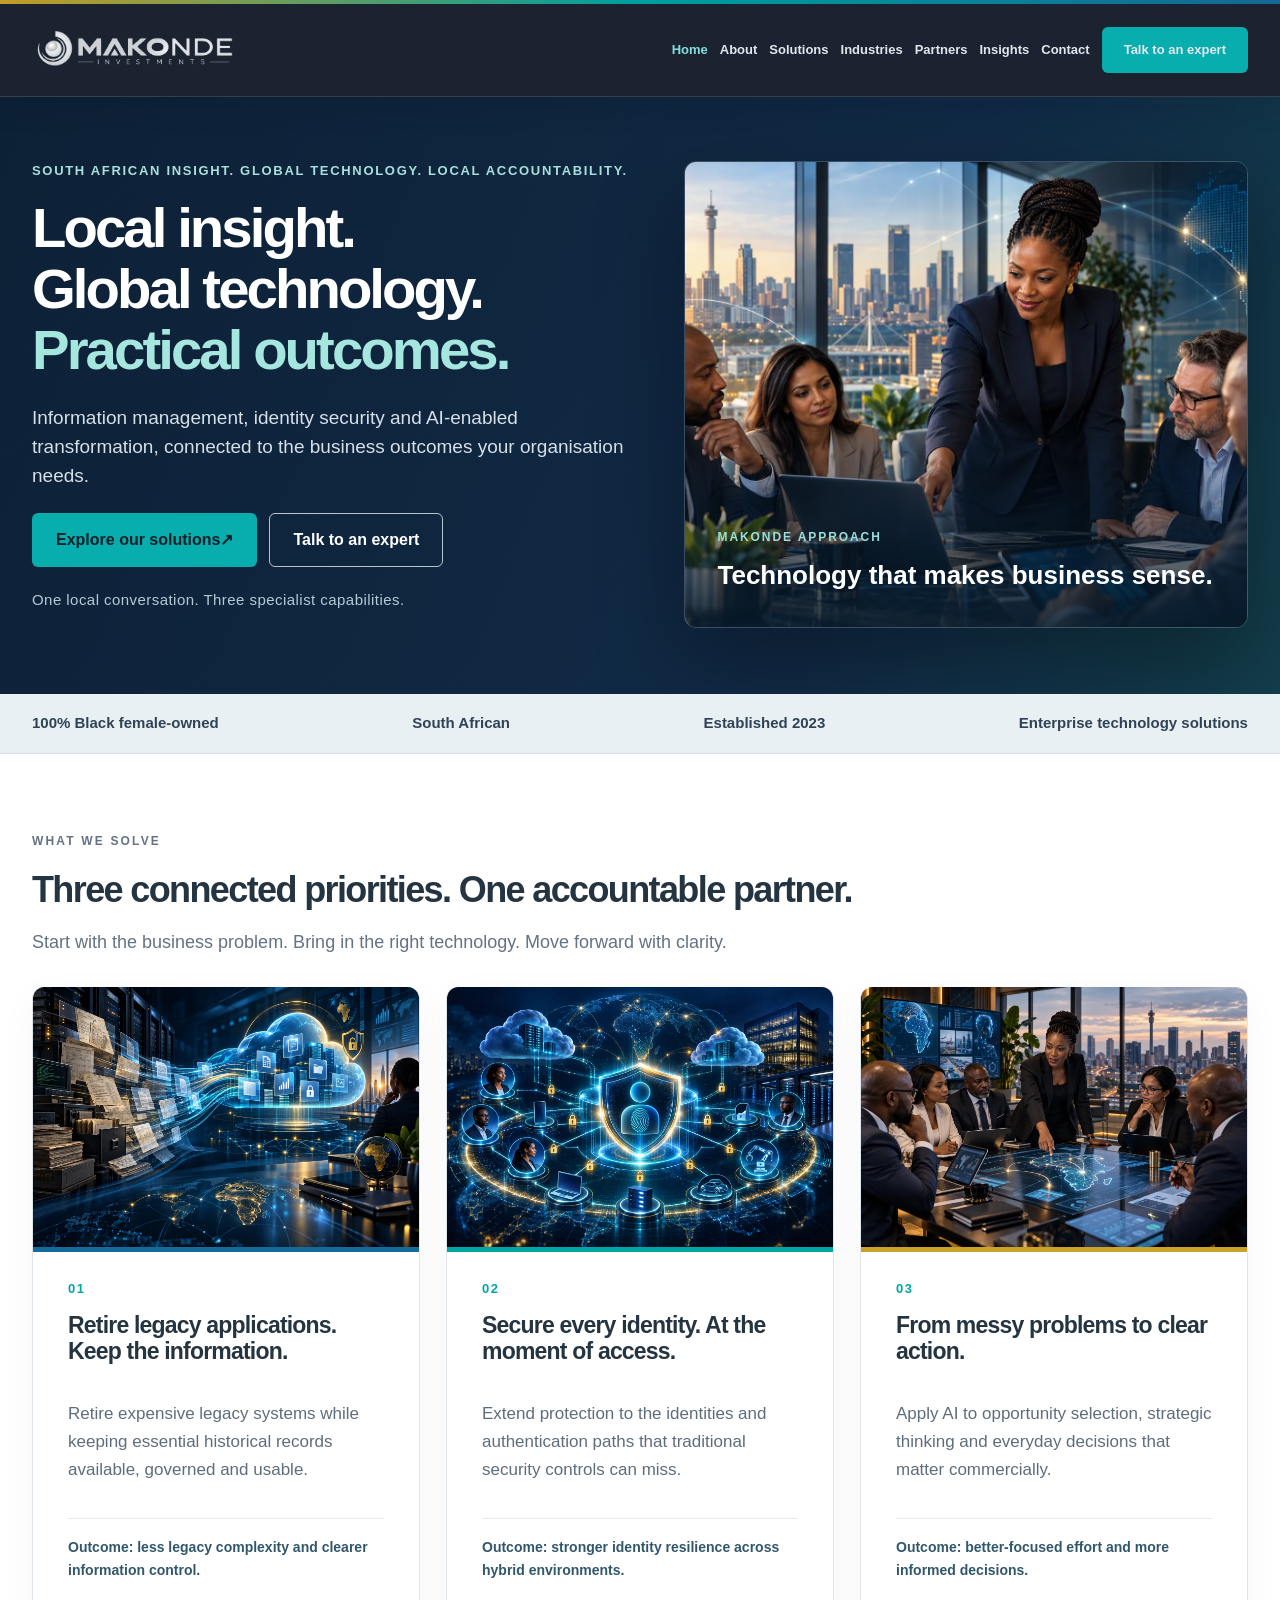
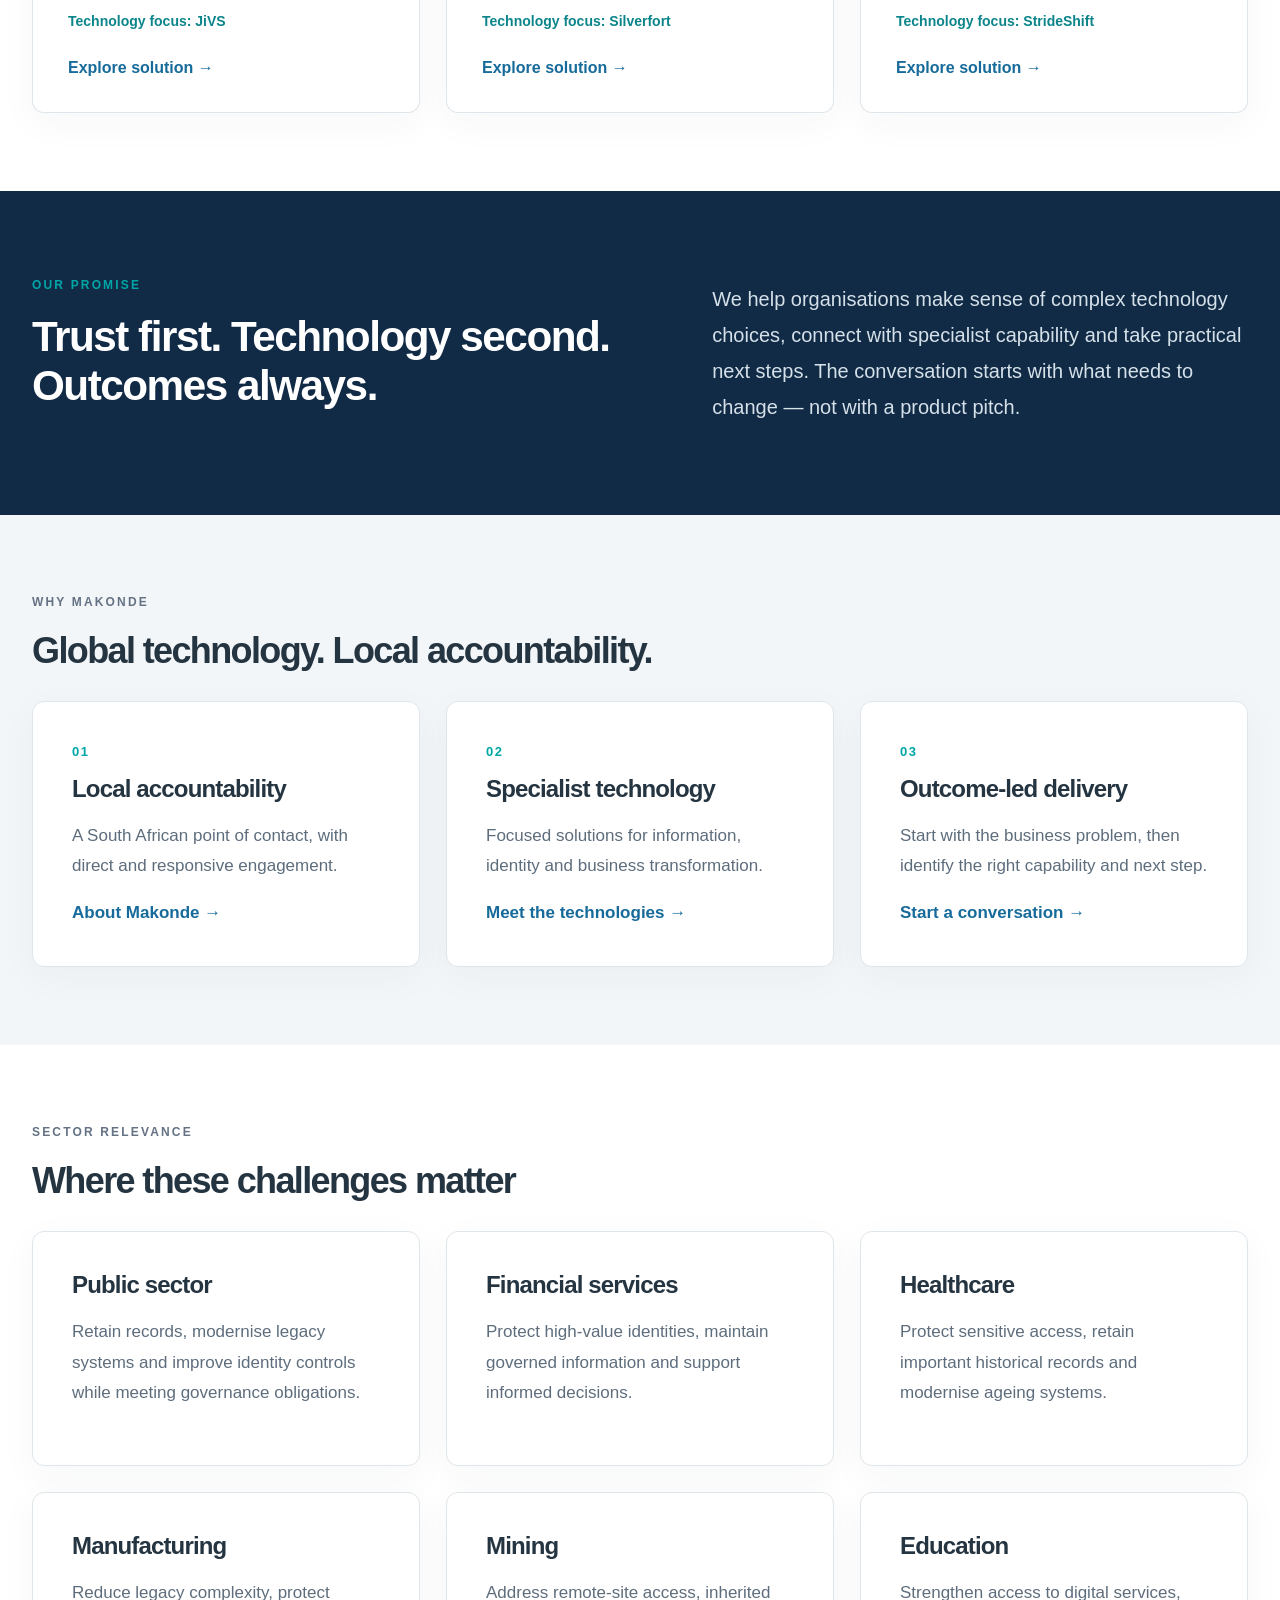
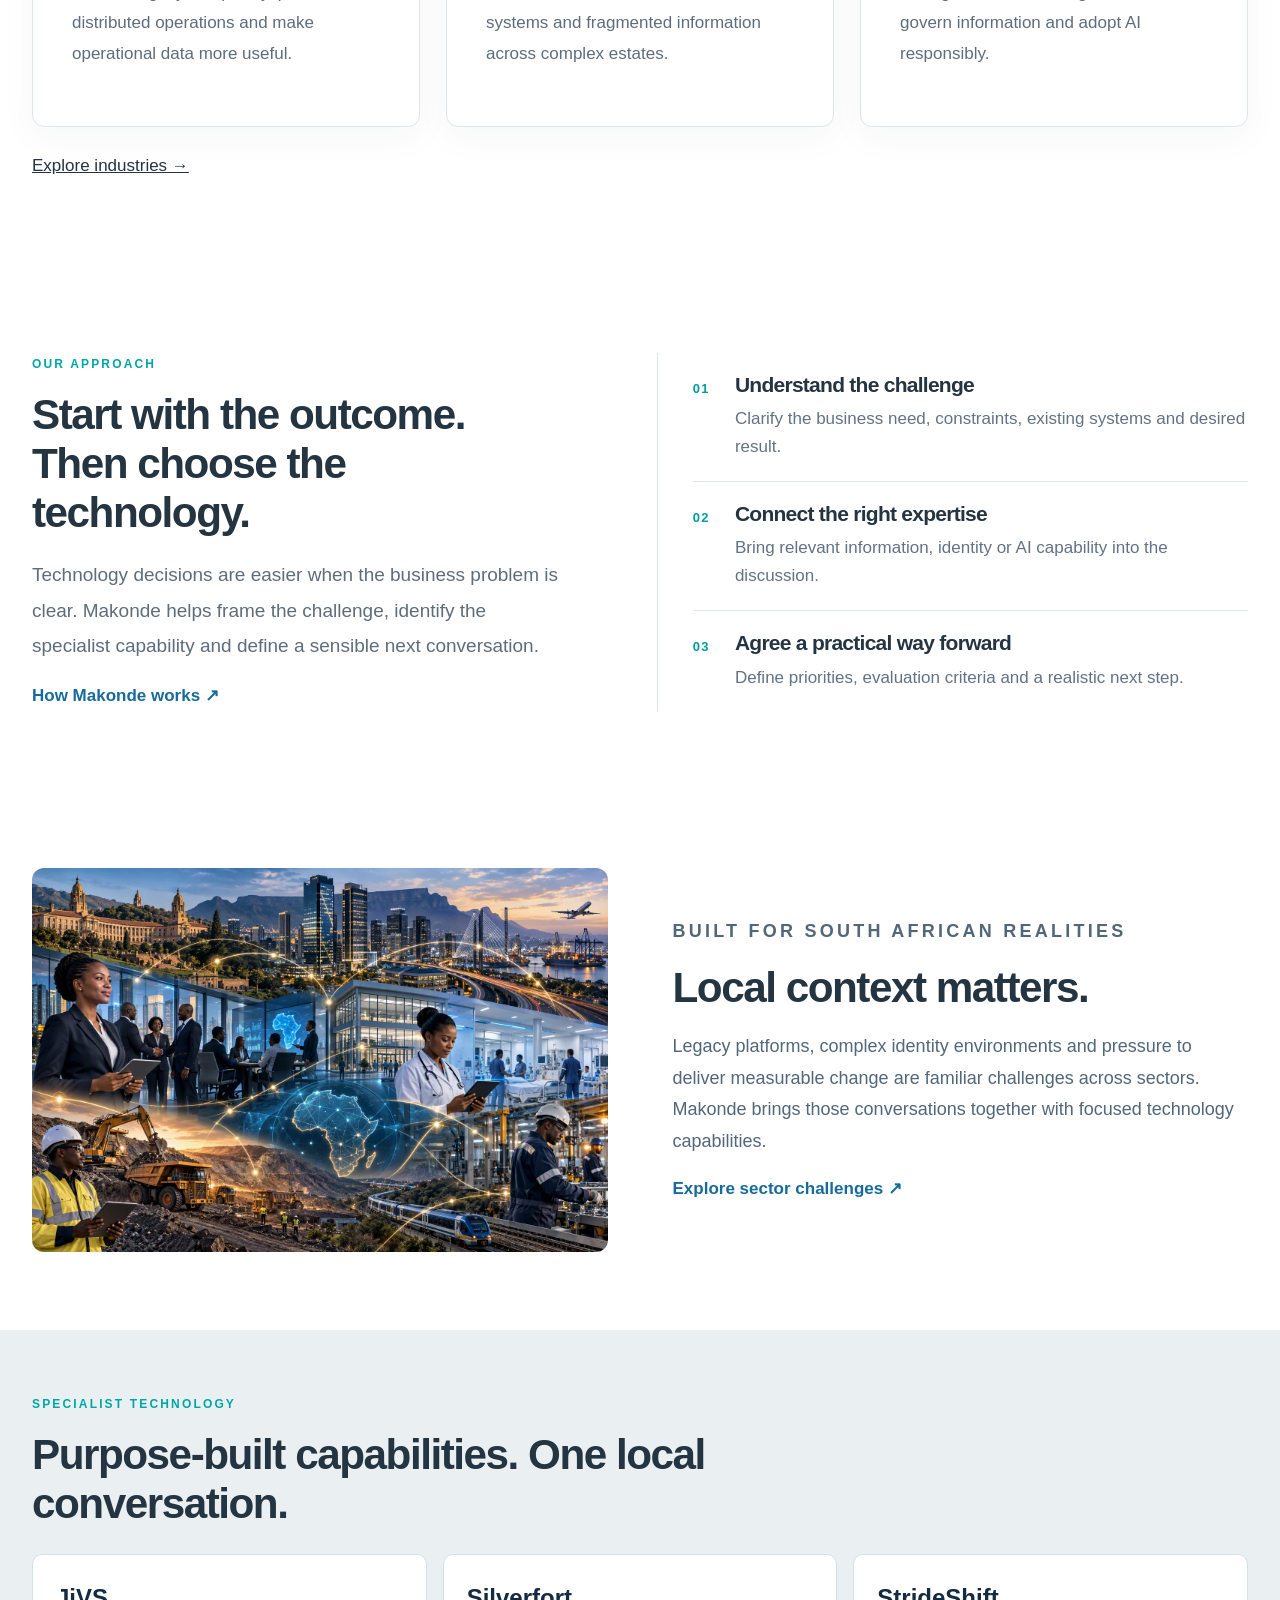
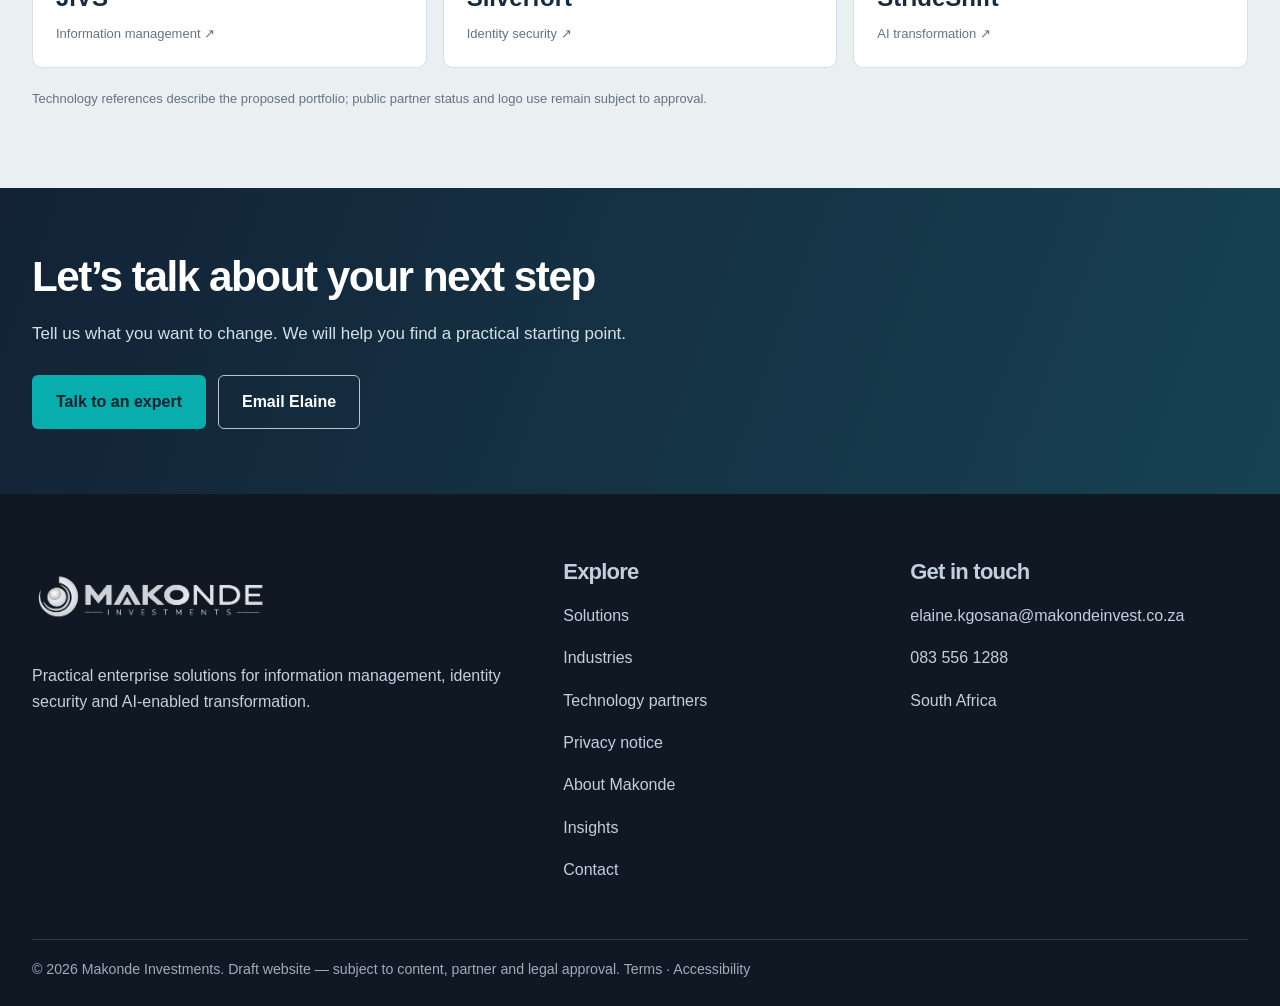
<file: index.html>
<!DOCTYPE html>

<html lang="en-ZA"><head><meta charset="utf-8"/><meta content="width=device-width,initial-scale=1" name="viewport"/><meta content="Makonde helps South African organisations retire legacy systems, secure identities and apply AI to better decisions. Explore JiVS, Silverfort and StrideShift." name="description"/><meta content="#112A46" name="theme-color"/><meta content="index,follow,max-image-preview:large,max-snippet:-1,max-video-preview:-1" name="robots"/><title>Makonde | Information Management, Identity Security &amp; AI in SA</title><link href="assets/style.css" rel="stylesheet"/><script defer="" src="assets/main.js"></script><link href="assets/favicon.svg" rel="icon" type="image/svg+xml"/><link href="https://www.makondeinvest.co.za/" rel="canonical"/><meta content="website" property="og:type"/><meta content="Makonde Investments" property="og:site_name"/><meta content="en_ZA" property="og:locale"/><meta content="Makonde | Information Management, Identity Security &amp; AI in SA" property="og:title"/><meta content="Makonde helps South African organisations retire legacy systems, secure identities and apply AI to better decisions. Explore JiVS, Silverfort and StrideShift." property="og:description"/><meta content="https://www.makondeinvest.co.za/" property="og:url"/><meta content="https://www.makondeinvest.co.za/assets/makonde-social-card.png" property="og:image"/><meta content="1200" property="og:image:width"/><meta content="630" property="og:image:height"/><meta content="Makonde Investments — information, identity and intelligent decisions" property="og:image:alt"/><meta content="summary_large_image" name="twitter:card"/><meta content="Makonde | Information Management, Identity Security &amp; AI in SA" name="twitter:title"/><meta content="Makonde helps South African organisations retire legacy systems, secure identities and apply AI to better decisions. Explore JiVS, Silverfort and StrideShift." name="twitter:description"/><meta content="https://www.makondeinvest.co.za/assets/makonde-social-card.png" name="twitter:image"/><script type="application/ld+json">{"@context":"https://schema.org","@graph":[{"@type":"Organization","@id":"https://www.makondeinvest.co.za/#organization","name":"Makonde Investments","alternateName":"Makonde","url":"https://www.makondeinvest.co.za/","logo":{"@type":"ImageObject","url":"https://www.makondeinvest.co.za/assets/makonde-logo-light.png"},"email":"elaine.kgosana@makondeinvest.co.za","telephone":"+27-83-556-1288","areaServed":{"@type":"Country","name":"South Africa"},"description":"South African enterprise technology business focused on information management, identity security and AI-enabled transformation."},{"@type":"WebSite","@id":"https://www.makondeinvest.co.za/#website","url":"https://www.makondeinvest.co.za/","name":"Makonde Investments","publisher":{"@id":"https://www.makondeinvest.co.za/#organization"},"inLanguage":"en-ZA"},{"@type":"WebPage","@id":"https://www.makondeinvest.co.za/#webpage","url":"https://www.makondeinvest.co.za/","name":"Makonde | Information Management, Identity Security & AI in SA","description":"Makonde helps South African organisations retire legacy systems, secure identities and apply AI to better decisions. Explore JiVS, Silverfort and StrideShift.","isPartOf":{"@id":"https://www.makondeinvest.co.za/#website"},"inLanguage":"en-ZA"}]}</script></head><body><a class="skip-link" href="#main-content">Skip to main content</a><div class="topline"></div><header class="header"><div class="wrap nav"><a aria-label="Makonde home" class="brand" href="index.html"><img alt="Makonde Investments logo" decoding="async" src="assets/makonde-logo-light.png"/></a><button aria-controls="site-nav" aria-expanded="false" aria-label="Toggle main navigation" class="menu-toggle">Menu ☰</button><nav aria-label="Main navigation" class="navlinks" id="site-nav"><a aria-current="page" href="index.html">Home</a><a href="about.html">About</a><a href="solutions.html">Solutions</a><a href="industries.html">Industries</a><a href="partners.html">Partners</a><a href="insights.html">Insights</a><a href="contact.html">Contact</a><a class="btn btn-primary" href="contact.html">Talk to an expert</a></nav></div></header><main id="main-content"><section class="hero"><div class="wrap hero-inner"><div class="hero-copy"><p class="eyebrow">South African insight. Global technology. Local accountability.</p><h1>Local insight.<br/>Global technology.<br/><em>Practical outcomes.</em></h1><p class="lead">Information management, identity security and AI-enabled transformation, connected to the business outcomes your organisation needs.</p><div class="actions"><a class="btn btn-primary" href="solutions.html">Explore our solutions <span aria-hidden="true">↗</span></a><a class="btn btn-outline" href="contact.html">Talk to an expert</a></div><p class="hero-note">One local conversation. Three specialist capabilities.</p></div><div class="hero-visual"><img alt="Illustrative executive team discussing technology and business decisions" fetchpriority="high" height="1024" src="assets/executive-team.webp" width="1536"/><div class="hero-visual-caption"><span>MAKONDE APPROACH</span><strong>Technology that makes business sense.</strong></div></div></div></section><div aria-label="Makonde company facts" class="trust"><div class="wrap"><span>100% Black female-owned</span><span>South African</span><span>Established 2023</span><span>Enterprise technology solutions</span></div></div><section class="section"><div class="wrap"><div class="intro"><p class="eyebrow">What we solve</p><h2>Three connected priorities. One accountable partner.</h2><p class="section-kicker">Start with the business problem. Bring in the right technology. Move forward with clarity.</p></div><div class="grid3"><article class="card solution-card tone-blue"><div class="solution-card-media"><img alt="Illustrative visual of information management and digital archiving" decoding="async" height="1024" loading="lazy" src="assets/information-archive.webp" width="1536"/></div><span class="number">01</span><h3>Retire legacy applications. Keep the information.</h3><p>Retire expensive legacy systems while keeping essential historical records available, governed and usable.</p><p class="outcome">Outcome: less legacy complexity and clearer information control.</p><p class="powered">Technology focus: JiVS</p><a class="more" href="information-management.html">Explore solution →</a></article><article class="card solution-card tone-teal"><div class="solution-card-media"><img alt="Illustrative visual of hybrid identity protection and security" decoding="async" height="1024" loading="lazy" src="assets/identity-security.webp" width="1536"/></div><span class="number">02</span><h3>Secure every identity. At the moment of access.</h3><p>Extend protection to the identities and authentication paths that traditional security controls can miss.</p><p class="outcome">Outcome: stronger identity resilience across hybrid environments.</p><p class="powered">Technology focus: Silverfort</p><a class="more" href="identity-security.html">Explore solution →</a></article><article class="card solution-card tone-gold"><div class="solution-card-media"><img alt="Illustrative visual of executive AI strategy and commercial decisions" decoding="async" height="1024" loading="lazy" src="assets/ai-strategy.webp" width="1536"/></div><span class="number">03</span><h3>From messy problems to clear action.</h3><p>Apply AI to opportunity selection, strategic thinking and everyday decisions that matter commercially.</p><p class="outcome">Outcome: better-focused effort and more informed decisions.</p><p class="powered">Technology focus: StrideShift</p><a class="more" href="ai-transformation.html">Explore solution →</a></article></div></div></section><section class="statement-band"><div class="wrap statement-grid"><div><p class="eyebrow">Our promise</p><h2>Trust first. Technology second. Outcomes always.</h2></div><p>We help organisations make sense of complex technology choices, connect with specialist capability and take practical next steps. The conversation starts with what needs to change — not with a product pitch.</p></div></section><section class="section section-soft"><div class="wrap"><div class="intro"><p class="eyebrow">Why Makonde</p><h2>Global technology. Local accountability.</h2></div><div class="grid3"><article class="card"><span class="number">01</span><h3>Local accountability</h3><p>A South African point of contact, with direct and responsive engagement.</p><a class="more" href="about.html">About Makonde →</a></article><article class="card"><span class="number">02</span><h3>Specialist technology</h3><p>Focused solutions for information, identity and business transformation.</p><a class="more" href="partners.html">Meet the technologies →</a></article><article class="card"><span class="number">03</span><h3>Outcome-led delivery</h3><p>Start with the business problem, then identify the right capability and next step.</p><a class="more" href="contact.html">Start a conversation →</a></article></div></div></section><section class="section"><div class="wrap"><div class="intro"><p class="eyebrow">Sector relevance</p><h2>Where these challenges matter</h2></div><div class="grid3"><article class="card"><h3>Public sector</h3><p>Retain records, modernise legacy systems and improve identity controls while meeting governance obligations.</p></article><article class="card"><h3>Financial services</h3><p>Protect high-value identities, maintain governed information and support informed decisions.</p></article><article class="card"><h3>Healthcare</h3><p>Protect sensitive access, retain important historical records and modernise ageing systems.</p></article><article class="card"><h3>Manufacturing</h3><p>Reduce legacy complexity, protect distributed operations and make operational data more useful.</p></article><article class="card"><h3>Mining</h3><p>Address remote-site access, inherited systems and fragmented information across complex estates.</p></article><article class="card"><h3>Education</h3><p>Strengthen access to digital services, govern information and adopt AI responsibly.</p></article></div><p style="margin-top:25px"><a class="more" href="industries.html">Explore industries →</a></p></div></section><section class="section section-editorial"><div class="wrap editorial-grid"><div><p class="eyebrow">Our approach</p><h2>Start with the outcome. Then choose the technology.</h2><p class="editorial-lead">Technology decisions are easier when the business problem is clear. Makonde helps frame the challenge, identify the specialist capability and define a sensible next conversation.</p><a class="text-link" href="about.html">How Makonde works <span aria-hidden="true">↗</span></a></div><div class="steps"><div class="step"><span>01</span><div><h3>Understand the challenge</h3><p>Clarify the business need, constraints, existing systems and desired result.</p></div></div><div class="step"><span>02</span><div><h3>Connect the right expertise</h3><p>Bring relevant information, identity or AI capability into the discussion.</p></div></div><div class="step"><span>03</span><div><h3>Agree a practical way forward</h3><p>Define priorities, evaluation criteria and a realistic next step.</p></div></div></div></div></section><section class="feature-story section"><div class="wrap feature-story-grid"><div class="feature-image"><img alt="Illustrative collage of South African public services, financial services, healthcare and mining" decoding="async" loading="lazy" src="assets/south-african-industries.webp"/></div><div><p class="eyebrow">Built for South African realities</p><h2>Local context matters.</h2><p>Legacy platforms, complex identity environments and pressure to deliver measurable change are familiar challenges across sectors. Makonde brings those conversations together with focused technology capabilities.</p><a class="text-link" href="industries.html">Explore sector challenges ↗</a></div></div></section><section class="partner-band"><div class="wrap"><div><p class="eyebrow">Specialist technology</p><h2>Purpose-built capabilities. One local conversation.</h2></div><div class="partner-pills"><a href="information-management.html">JiVS <span>Information management ↗</span></a><a href="identity-security.html">Silverfort <span>Identity security ↗</span></a><a href="ai-transformation.html">StrideShift <span>AI transformation ↗</span></a></div><p class="mini">Technology references describe the proposed portfolio; public partner status and logo use remain subject to approval.</p></div></section><section class="banner"><div class="wrap"><h2>Let’s talk about your next step</h2><p>Tell us what you want to change. We will help you find a practical starting point.</p><div class="actions"><a class="btn btn-primary" href="contact.html">Talk to an expert</a><a class="btn btn-outline" href="mailto:elaine.kgosana@makondeinvest.co.za">Email Elaine</a></div></div></section></main><footer class="footer"><div class="wrap"><div class="footergrid"><div><img alt="Makonde Investments" decoding="async" loading="lazy" src="assets/makonde-logo-light.png"/><p>Practical enterprise solutions for information management, identity security and AI-enabled transformation.</p></div><div><h3>Explore</h3><p><a href="solutions.html">Solutions</a></p><p><a href="industries.html">Industries</a></p><p><a href="partners.html">Technology partners</a></p><p><a href="privacy.html">Privacy notice</a></p><p><a href="about.html">About Makonde</a></p><p><a href="insights.html">Insights</a></p><p><a href="contact.html">Contact</a></p></div><div><h3>Get in touch</h3><p><a href="mailto:elaine.kgosana@makondeinvest.co.za">elaine.kgosana@makondeinvest.co.za</a></p><p><a href="tel:+27835561288">083 556 1288</a></p><p>South Africa</p></div></div><small>© 2026 Makonde Investments. Draft website — subject to content, partner and legal approval. <a href="terms.html">Terms</a> · <a href="accessibility.html">Accessibility</a></small></div></footer></body></html>
</file>
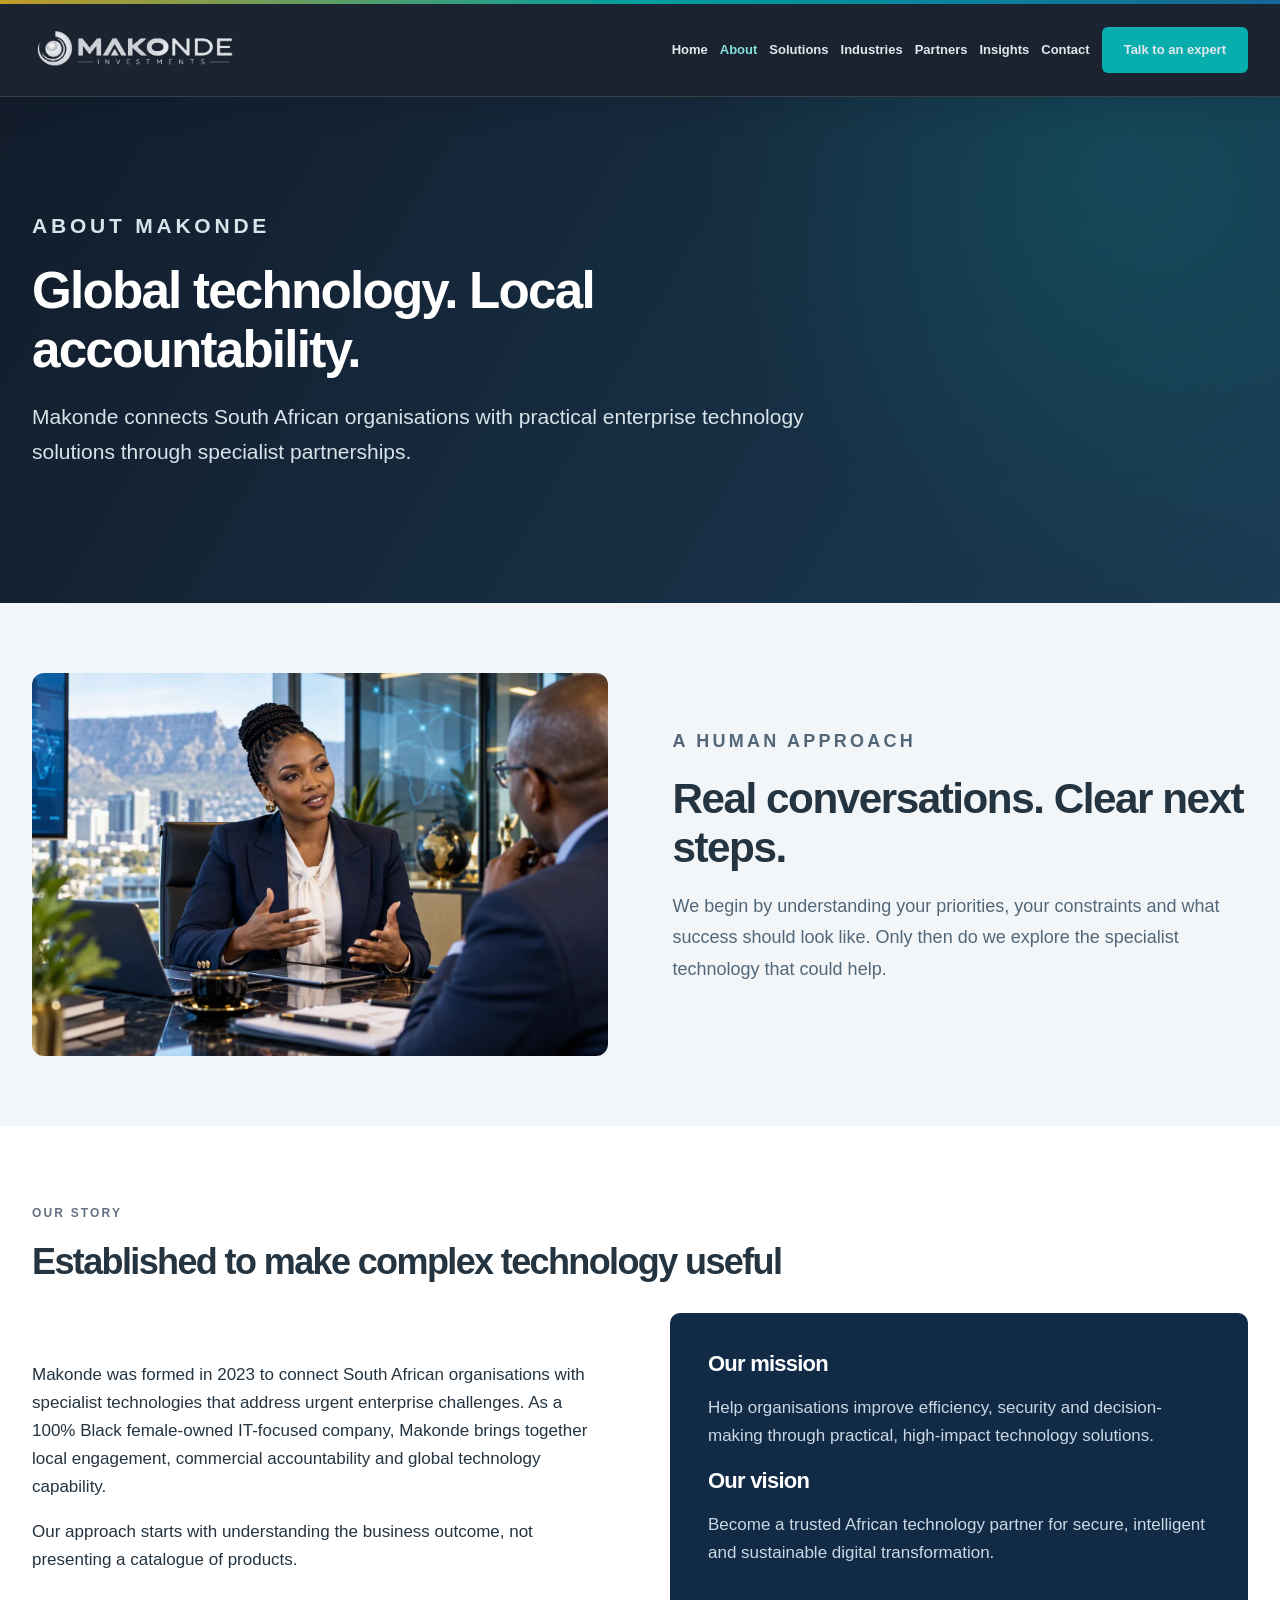
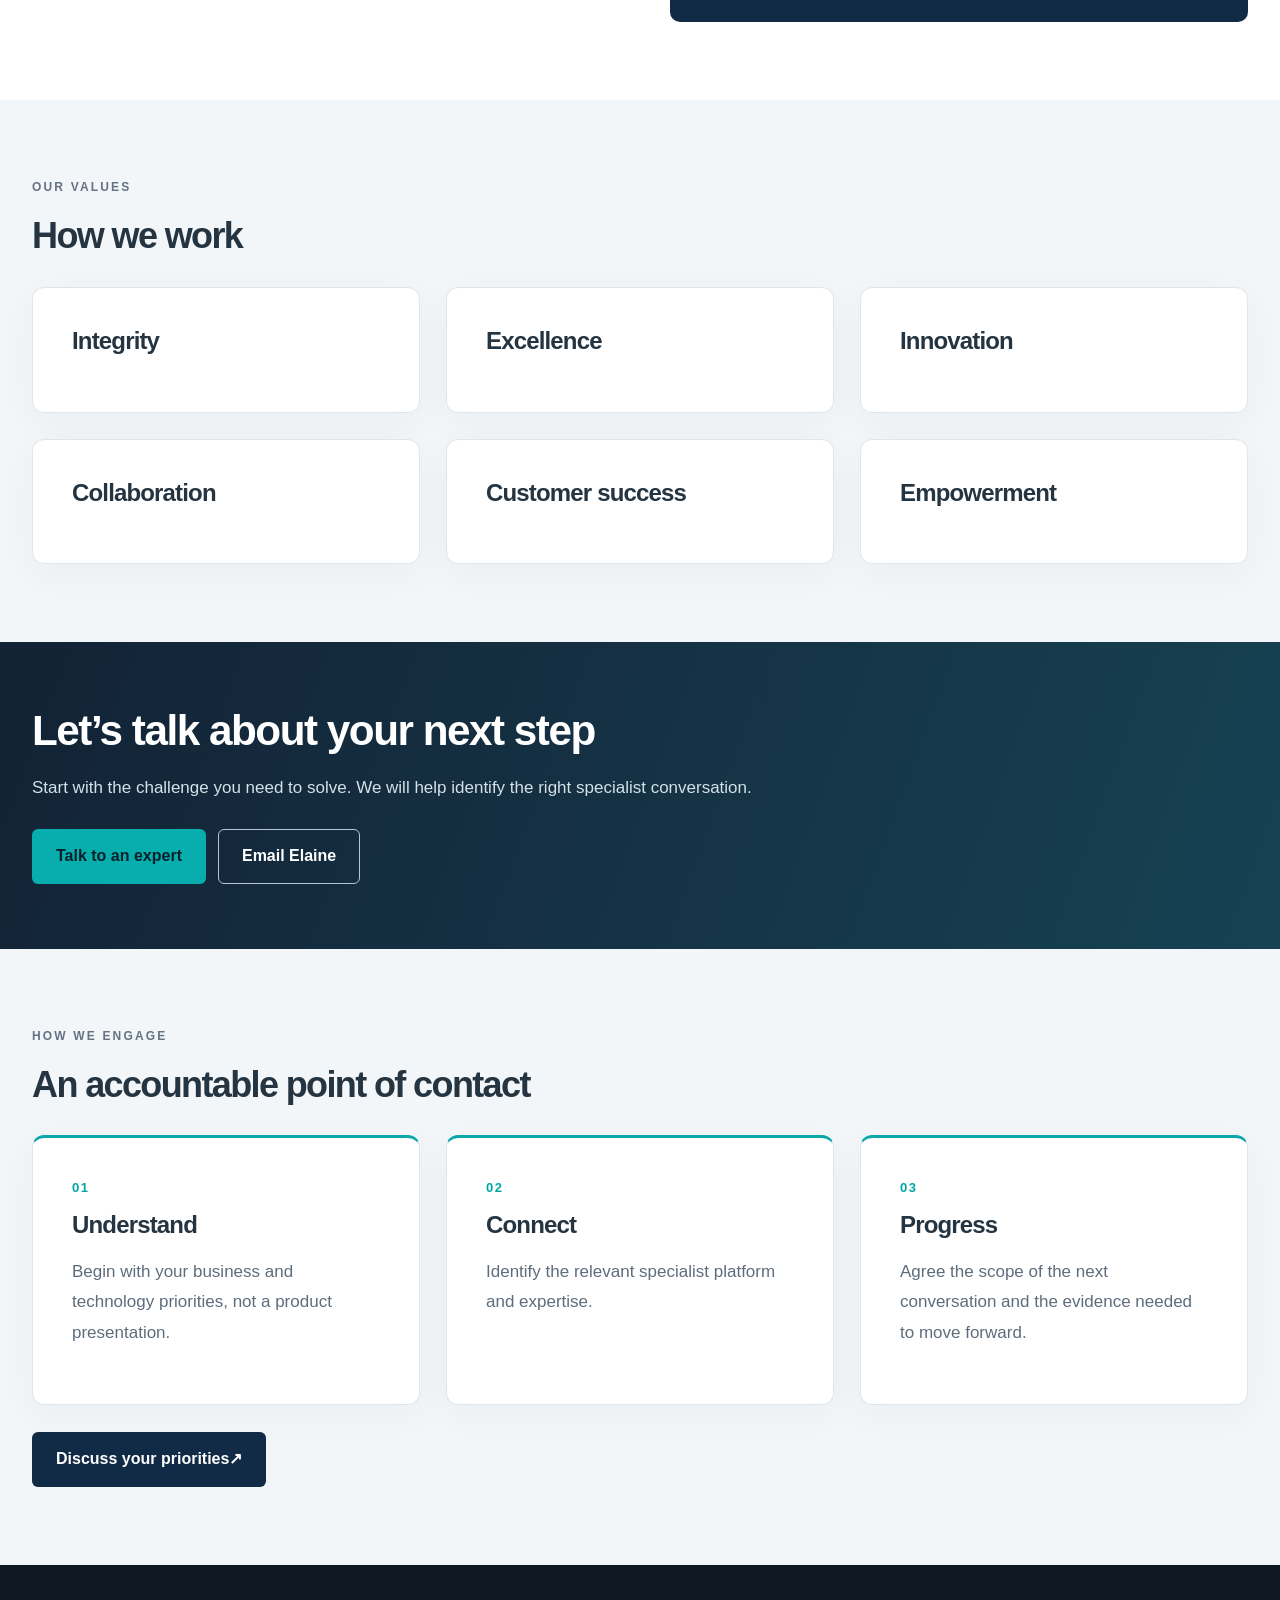
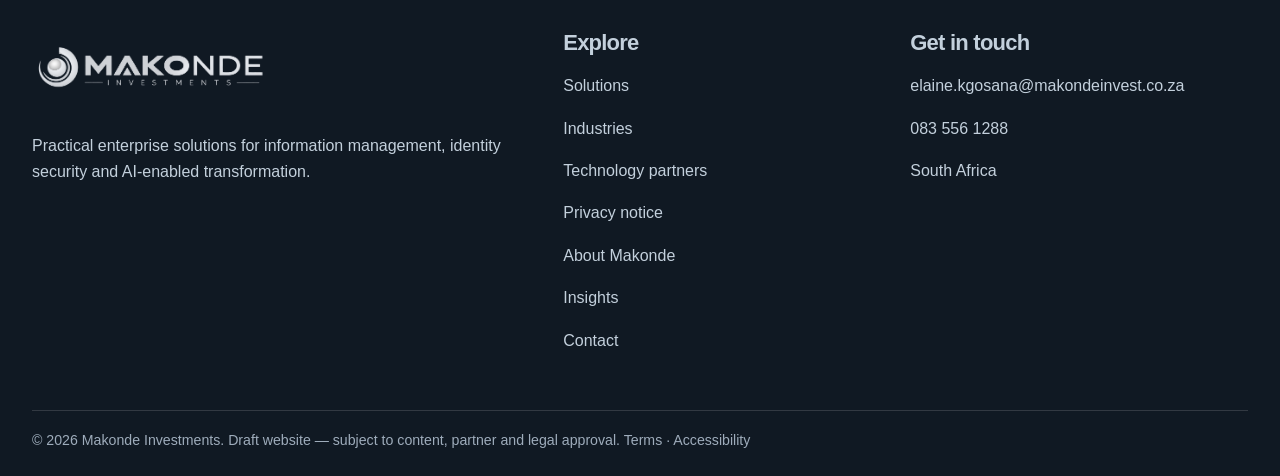
<file: about.html>
<!DOCTYPE html>

<html lang="en-ZA"><head><meta charset="utf-8"/><meta content="width=device-width,initial-scale=1" name="viewport"/><meta content="Meet Makonde, a South African, 100% Black female-owned enterprise technology business focused on information governance, identity security and AI adoption." name="description"/><meta content="#112A46" name="theme-color"/><meta content="index,follow,max-image-preview:large,max-snippet:-1,max-video-preview:-1" name="robots"/><title>About Makonde | South African Enterprise Technology Partner</title><link href="assets/style.css" rel="stylesheet"/><script defer="" src="assets/main.js"></script><link href="assets/favicon.svg" rel="icon" type="image/svg+xml"/><link href="https://www.makondeinvest.co.za/about.html" rel="canonical"/><meta content="website" property="og:type"/><meta content="Makonde Investments" property="og:site_name"/><meta content="en_ZA" property="og:locale"/><meta content="About Makonde | South African Enterprise Technology Partner" property="og:title"/><meta content="Meet Makonde, a South African, 100% Black female-owned enterprise technology business focused on information governance, identity security and AI adoption." property="og:description"/><meta content="https://www.makondeinvest.co.za/about.html" property="og:url"/><meta content="https://www.makondeinvest.co.za/assets/makonde-social-card.png" property="og:image"/><meta content="1200" property="og:image:width"/><meta content="630" property="og:image:height"/><meta content="Makonde Investments — information, identity and intelligent decisions" property="og:image:alt"/><meta content="summary_large_image" name="twitter:card"/><meta content="About Makonde | South African Enterprise Technology Partner" name="twitter:title"/><meta content="Meet Makonde, a South African, 100% Black female-owned enterprise technology business focused on information governance, identity security and AI adoption." name="twitter:description"/><meta content="https://www.makondeinvest.co.za/assets/makonde-social-card.png" name="twitter:image"/><script type="application/ld+json">{"@context":"https://schema.org","@graph":[{"@type":"Organization","@id":"https://www.makondeinvest.co.za/#organization","name":"Makonde Investments","alternateName":"Makonde","url":"https://www.makondeinvest.co.za/","logo":{"@type":"ImageObject","url":"https://www.makondeinvest.co.za/assets/makonde-logo-light.png"},"email":"elaine.kgosana@makondeinvest.co.za","telephone":"+27-83-556-1288","areaServed":{"@type":"Country","name":"South Africa"},"description":"South African enterprise technology business focused on information management, identity security and AI-enabled transformation."},{"@type":"WebSite","@id":"https://www.makondeinvest.co.za/#website","url":"https://www.makondeinvest.co.za/","name":"Makonde Investments","publisher":{"@id":"https://www.makondeinvest.co.za/#organization"},"inLanguage":"en-ZA"},{"@type":"WebPage","@id":"https://www.makondeinvest.co.za/about.html#webpage","url":"https://www.makondeinvest.co.za/about.html","name":"About Makonde | South African Enterprise Technology Partner","description":"Meet Makonde, a South African, 100% Black female-owned enterprise technology business focused on information governance, identity security and AI adoption.","isPartOf":{"@id":"https://www.makondeinvest.co.za/#website"},"inLanguage":"en-ZA"},{"@type":"BreadcrumbList","@id":"https://www.makondeinvest.co.za/about.html#breadcrumb","itemListElement":[{"@type":"ListItem","position":1,"name":"Home","item":"https://www.makondeinvest.co.za/"},{"@type":"ListItem","position":2,"name":"About","item":"https://www.makondeinvest.co.za/about.html"}]}]}</script></head><body><a class="skip-link" href="#main-content">Skip to main content</a><div class="topline"></div><header class="header"><div class="wrap nav"><a aria-label="Makonde home" class="brand" href="index.html"><img alt="Makonde Investments logo" decoding="async" src="assets/makonde-logo-light.png"/></a><button aria-controls="site-nav" aria-expanded="false" aria-label="Toggle main navigation" class="menu-toggle">Menu ☰</button><nav aria-label="Main navigation" class="navlinks" id="site-nav"><a href="index.html">Home</a><a aria-current="page" href="about.html">About</a><a href="solutions.html">Solutions</a><a href="industries.html">Industries</a><a href="partners.html">Partners</a><a href="insights.html">Insights</a><a href="contact.html">Contact</a><a class="btn btn-primary" href="contact.html">Talk to an expert</a></nav></div></header><main id="main-content"><section class="pagehead"><div class="wrap"><p class="eyebrow">About Makonde</p><h1>Global technology. Local accountability.</h1><p>Makonde connects South African organisations with practical enterprise technology solutions through specialist partnerships.</p></div></section><section class="about-visual"><div class="wrap about-visual-grid"><img alt="Illustrative Makonde-style client consultation" loading="lazy" src="assets/local-consultation.webp"/><div><p class="eyebrow">A human approach</p><h2>Real conversations. Clear next steps.</h2><p>We begin by understanding your priorities, your constraints and what success should look like. Only then do we explore the specialist technology that could help.</p></div></div></section><section class="section"><div class="wrap"><div class="intro"><p class="eyebrow">Our story</p><h2>Established to make complex technology useful</h2></div><div class="split"><div><p>Makonde was formed in 2023 to connect South African organisations with specialist technologies that address urgent enterprise challenges. As a 100% Black female-owned IT-focused company, Makonde brings together local engagement, commercial accountability and global technology capability.</p><p>Our approach starts with understanding the business outcome, not presenting a catalogue of products.</p></div><div class="panel"><h3>Our mission</h3><p>Help organisations improve efficiency, security and decision-making through practical, high-impact technology solutions.</p><h3>Our vision</h3><p>Become a trusted African technology partner for secure, intelligent and sustainable digital transformation.</p></div></div></div></section><section class="section section-soft"><div class="wrap"><div class="intro"><p class="eyebrow">Our values</p><h2>How we work</h2></div><div class="grid3"><div class="card"><h3>Integrity</h3></div><div class="card"><h3>Excellence</h3></div><div class="card"><h3>Innovation</h3></div><div class="card"><h3>Collaboration</h3></div><div class="card"><h3>Customer success</h3></div><div class="card"><h3>Empowerment</h3></div></div></div></section><section class="banner"><div class="wrap"><h2>Let’s talk about your next step</h2><p>Start with the challenge you need to solve. We will help identify the right specialist conversation.</p><div class="actions"><a class="btn btn-primary" href="contact.html">Talk to an expert</a><a class="btn btn-outline" href="mailto:elaine.kgosana@makondeinvest.co.za">Email Elaine</a></div></div></section><section class="section section-soft"><div class="wrap"><div class="intro"><p class="eyebrow">How we engage</p><h2>An accountable point of contact</h2></div><div class="grid3"><article class="card card-accent"><span class="number">01</span><h3>Understand</h3><p>Begin with your business and technology priorities, not a product presentation.</p></article><article class="card card-accent"><span class="number">02</span><h3>Connect</h3><p>Identify the relevant specialist platform and expertise.</p></article><article class="card card-accent"><span class="number">03</span><h3>Progress</h3><p>Agree the scope of the next conversation and the evidence needed to move forward.</p></article></div><div class="actions"><a class="btn btn-light" href="contact.html">Discuss your priorities <span aria-hidden="true">↗</span></a></div></div></section></main><footer class="footer"><div class="wrap"><div class="footergrid"><div><img alt="Makonde Investments" decoding="async" loading="lazy" src="assets/makonde-logo-light.png"/><p>Practical enterprise solutions for information management, identity security and AI-enabled transformation.</p></div><div><h3>Explore</h3><p><a href="solutions.html">Solutions</a></p><p><a href="industries.html">Industries</a></p><p><a href="partners.html">Technology partners</a></p><p><a href="privacy.html">Privacy notice</a></p><p><a href="about.html">About Makonde</a></p><p><a href="insights.html">Insights</a></p><p><a href="contact.html">Contact</a></p></div><div><h3>Get in touch</h3><p><a href="mailto:elaine.kgosana@makondeinvest.co.za">elaine.kgosana@makondeinvest.co.za</a></p><p><a href="tel:+27835561288">083 556 1288</a></p><p>South Africa</p></div></div><small>© 2026 Makonde Investments. Draft website — subject to content, partner and legal approval. <a href="terms.html">Terms</a> · <a href="accessibility.html">Accessibility</a></small></div></footer></body></html>
</file>
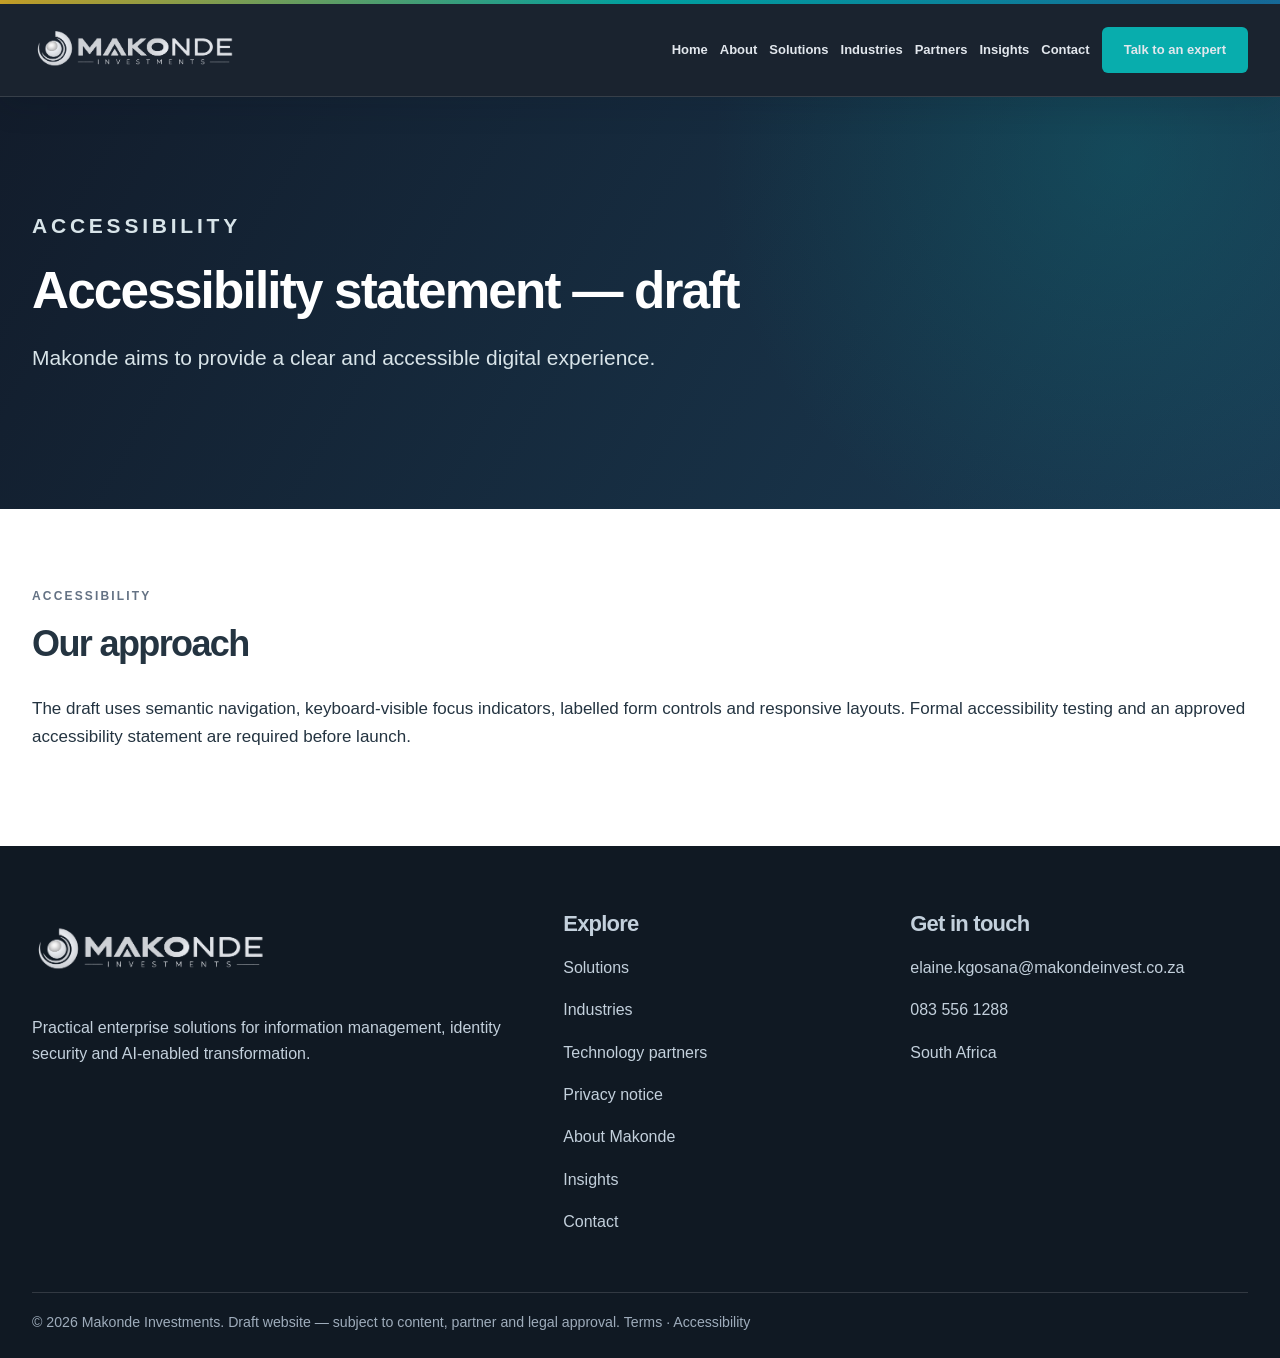
<file: accessibility.html>
<!DOCTYPE html>

<html lang="en-ZA"><head><meta charset="utf-8"/><meta content="width=device-width,initial-scale=1" name="viewport"/><meta content="Read Makonde’s website accessibility statement and find contact information for accessibility feedback." name="description"/><meta content="#112A46" name="theme-color"/><meta content="index,follow,max-image-preview:large,max-snippet:-1,max-video-preview:-1" name="robots"/><title>Accessibility Statement | Makonde Investments</title><link href="assets/style.css" rel="stylesheet"/><script defer="" src="assets/main.js"></script><link href="assets/favicon.svg" rel="icon" type="image/svg+xml"/><link href="https://www.makondeinvest.co.za/accessibility.html" rel="canonical"/><meta content="website" property="og:type"/><meta content="Makonde Investments" property="og:site_name"/><meta content="en_ZA" property="og:locale"/><meta content="Accessibility Statement | Makonde Investments" property="og:title"/><meta content="Read Makonde’s website accessibility statement and find contact information for accessibility feedback." property="og:description"/><meta content="https://www.makondeinvest.co.za/accessibility.html" property="og:url"/><meta content="https://www.makondeinvest.co.za/assets/makonde-social-card.png" property="og:image"/><meta content="1200" property="og:image:width"/><meta content="630" property="og:image:height"/><meta content="Makonde Investments — information, identity and intelligent decisions" property="og:image:alt"/><meta content="summary_large_image" name="twitter:card"/><meta content="Accessibility Statement | Makonde Investments" name="twitter:title"/><meta content="Read Makonde’s website accessibility statement and find contact information for accessibility feedback." name="twitter:description"/><meta content="https://www.makondeinvest.co.za/assets/makonde-social-card.png" name="twitter:image"/><script type="application/ld+json">{"@context":"https://schema.org","@graph":[{"@type":"Organization","@id":"https://www.makondeinvest.co.za/#organization","name":"Makonde Investments","alternateName":"Makonde","url":"https://www.makondeinvest.co.za/","logo":{"@type":"ImageObject","url":"https://www.makondeinvest.co.za/assets/makonde-logo-light.png"},"email":"elaine.kgosana@makondeinvest.co.za","telephone":"+27-83-556-1288","areaServed":{"@type":"Country","name":"South Africa"},"description":"South African enterprise technology business focused on information management, identity security and AI-enabled transformation."},{"@type":"WebSite","@id":"https://www.makondeinvest.co.za/#website","url":"https://www.makondeinvest.co.za/","name":"Makonde Investments","publisher":{"@id":"https://www.makondeinvest.co.za/#organization"},"inLanguage":"en-ZA"},{"@type":"WebPage","@id":"https://www.makondeinvest.co.za/accessibility.html#webpage","url":"https://www.makondeinvest.co.za/accessibility.html","name":"Accessibility Statement | Makonde Investments","description":"Read Makonde’s website accessibility statement and find contact information for accessibility feedback.","isPartOf":{"@id":"https://www.makondeinvest.co.za/#website"},"inLanguage":"en-ZA"},{"@type":"BreadcrumbList","@id":"https://www.makondeinvest.co.za/accessibility.html#breadcrumb","itemListElement":[{"@type":"ListItem","position":1,"name":"Home","item":"https://www.makondeinvest.co.za/"},{"@type":"ListItem","position":2,"name":"Accessibility","item":"https://www.makondeinvest.co.za/accessibility.html"}]}]}</script></head><body><a class="skip-link" href="#main-content">Skip to main content</a><div class="topline"></div><header class="header"><div class="wrap nav"><a aria-label="Makonde home" class="brand" href="index.html"><img alt="Makonde Investments logo" decoding="async" src="assets/makonde-logo-light.png"/></a><button aria-controls="site-nav" aria-expanded="false" aria-label="Toggle main navigation" class="menu-toggle">Menu ☰</button><nav aria-label="Main navigation" class="navlinks" id="site-nav"><a href="index.html">Home</a><a href="about.html">About</a><a href="solutions.html">Solutions</a><a href="industries.html">Industries</a><a href="partners.html">Partners</a><a href="insights.html">Insights</a><a href="contact.html">Contact</a><a class="btn btn-primary" href="contact.html">Talk to an expert</a></nav></div></header><main id="main-content"><section class="pagehead"><div class="wrap"><p class="eyebrow">Accessibility</p><h1>Accessibility statement — draft</h1><p>Makonde aims to provide a clear and accessible digital experience.</p></div></section><section class="section"><div class="wrap"><div class="intro"><p class="eyebrow">Accessibility</p><h2>Our approach</h2></div><p>The draft uses semantic navigation, keyboard-visible focus indicators, labelled form controls and responsive layouts. Formal accessibility testing and an approved accessibility statement are required before launch.</p></div></section></main><footer class="footer"><div class="wrap"><div class="footergrid"><div><img alt="Makonde Investments" decoding="async" loading="lazy" src="assets/makonde-logo-light.png"/><p>Practical enterprise solutions for information management, identity security and AI-enabled transformation.</p></div><div><h3>Explore</h3><p><a href="solutions.html">Solutions</a></p><p><a href="industries.html">Industries</a></p><p><a href="partners.html">Technology partners</a></p><p><a href="privacy.html">Privacy notice</a></p><p><a href="about.html">About Makonde</a></p><p><a href="insights.html">Insights</a></p><p><a href="contact.html">Contact</a></p></div><div><h3>Get in touch</h3><p><a href="mailto:elaine.kgosana@makondeinvest.co.za">elaine.kgosana@makondeinvest.co.za</a></p><p><a href="tel:+27835561288">083 556 1288</a></p><p>South Africa</p></div></div><small>© 2026 Makonde Investments. Draft website — subject to content, partner and legal approval. <a href="terms.html">Terms</a> · <a href="accessibility.html">Accessibility</a></small></div></footer></body></html>
</file>
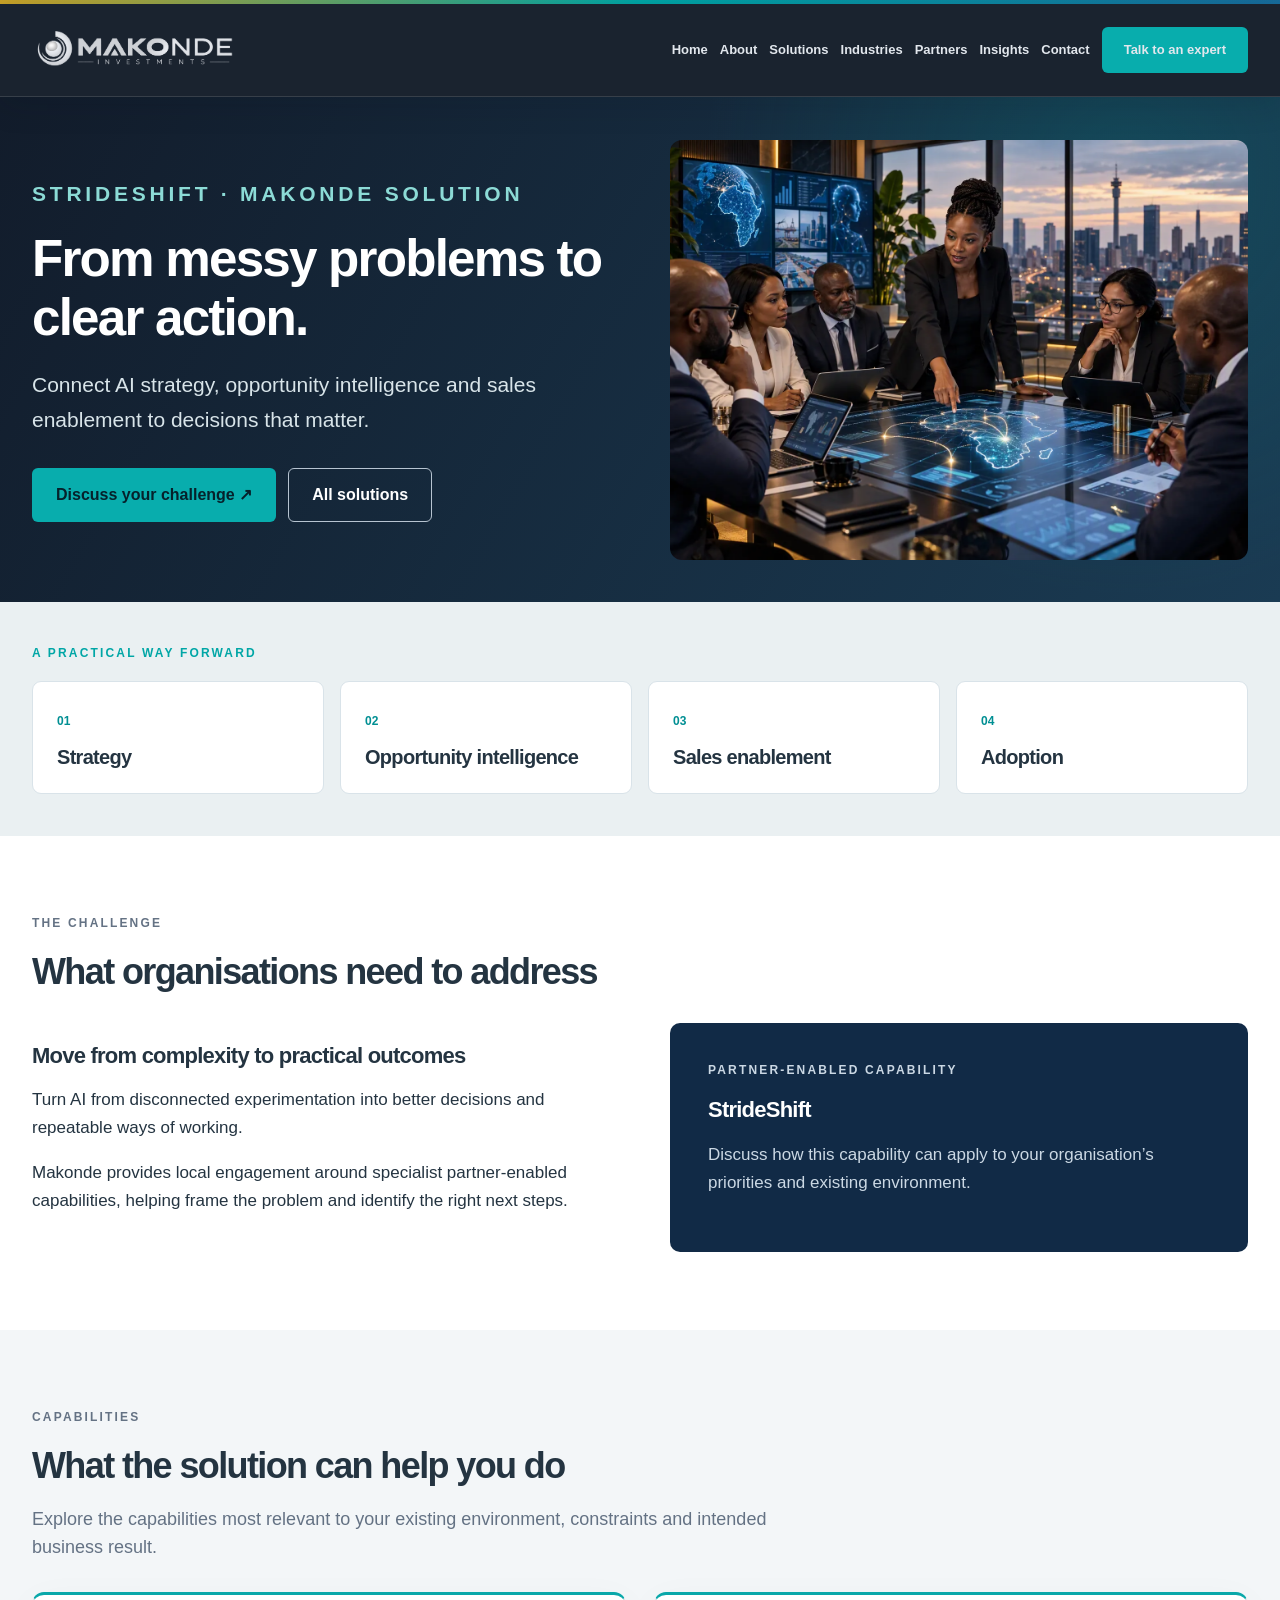
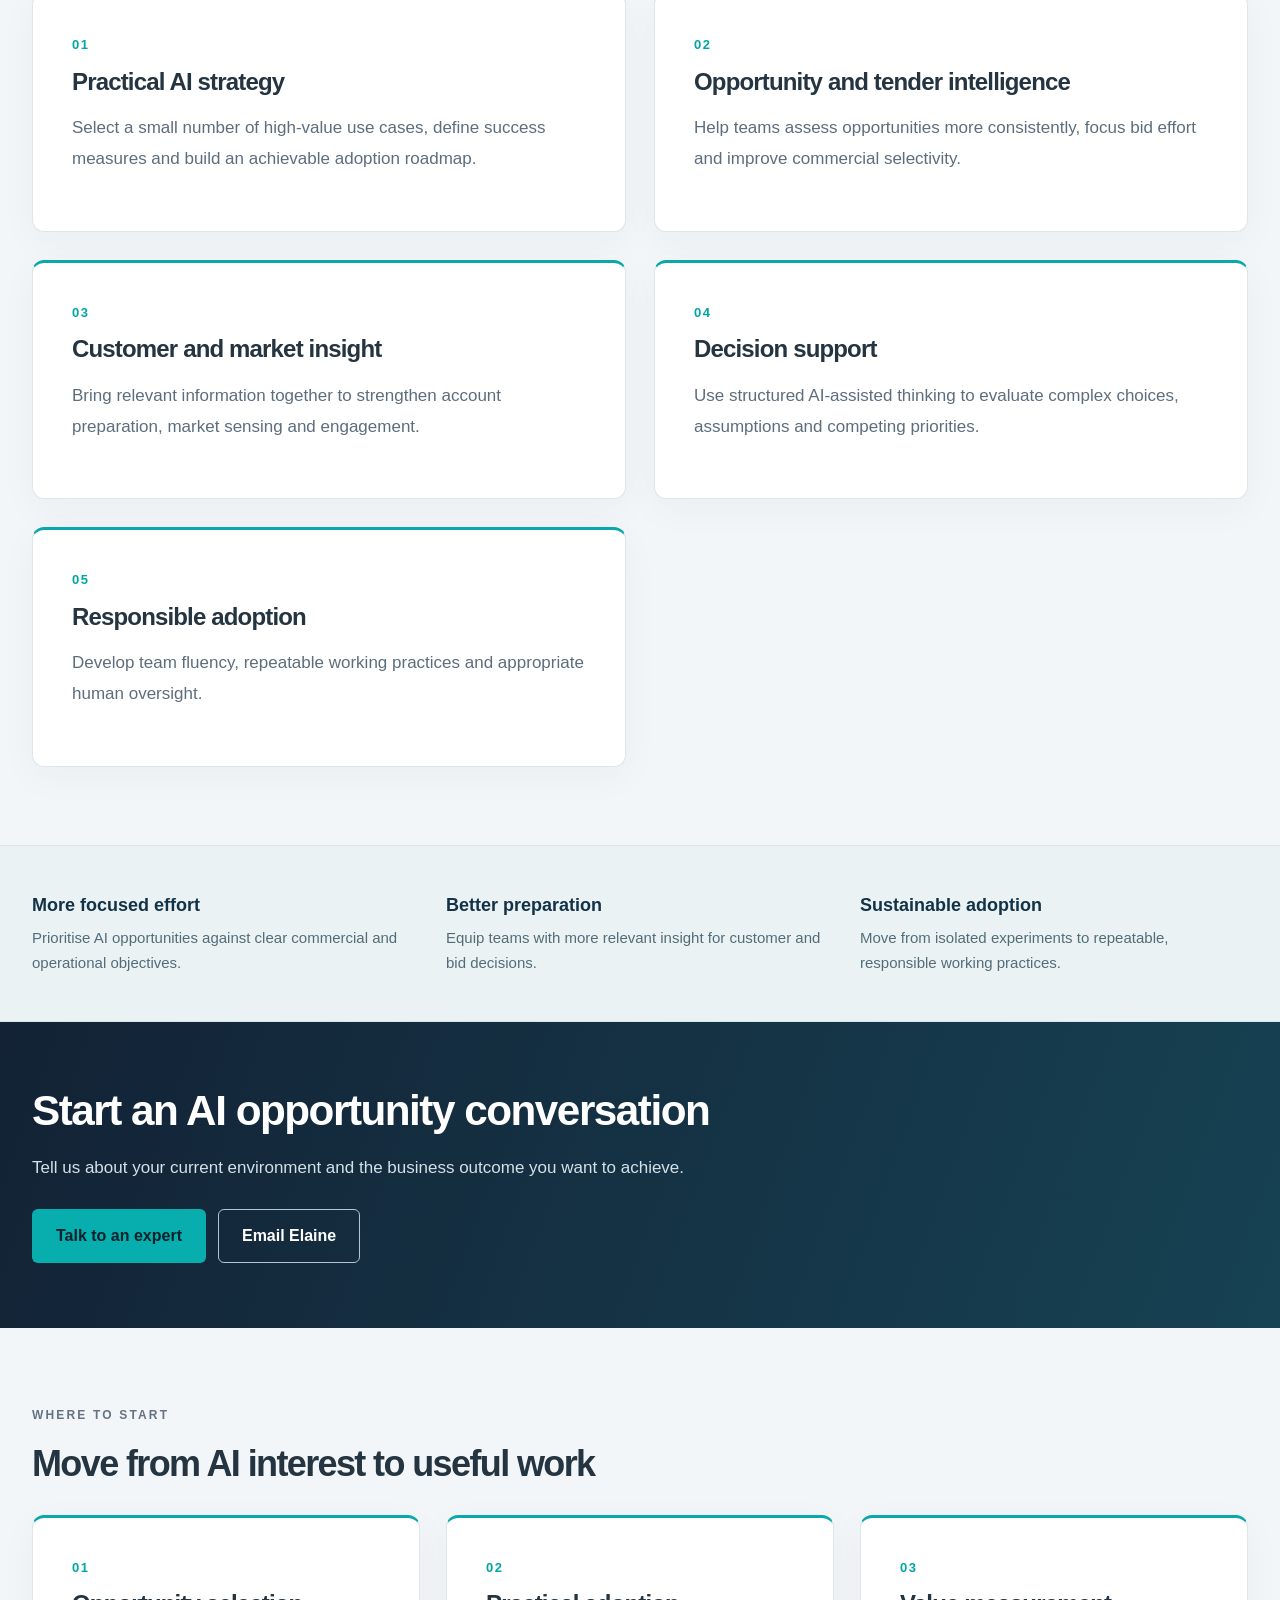
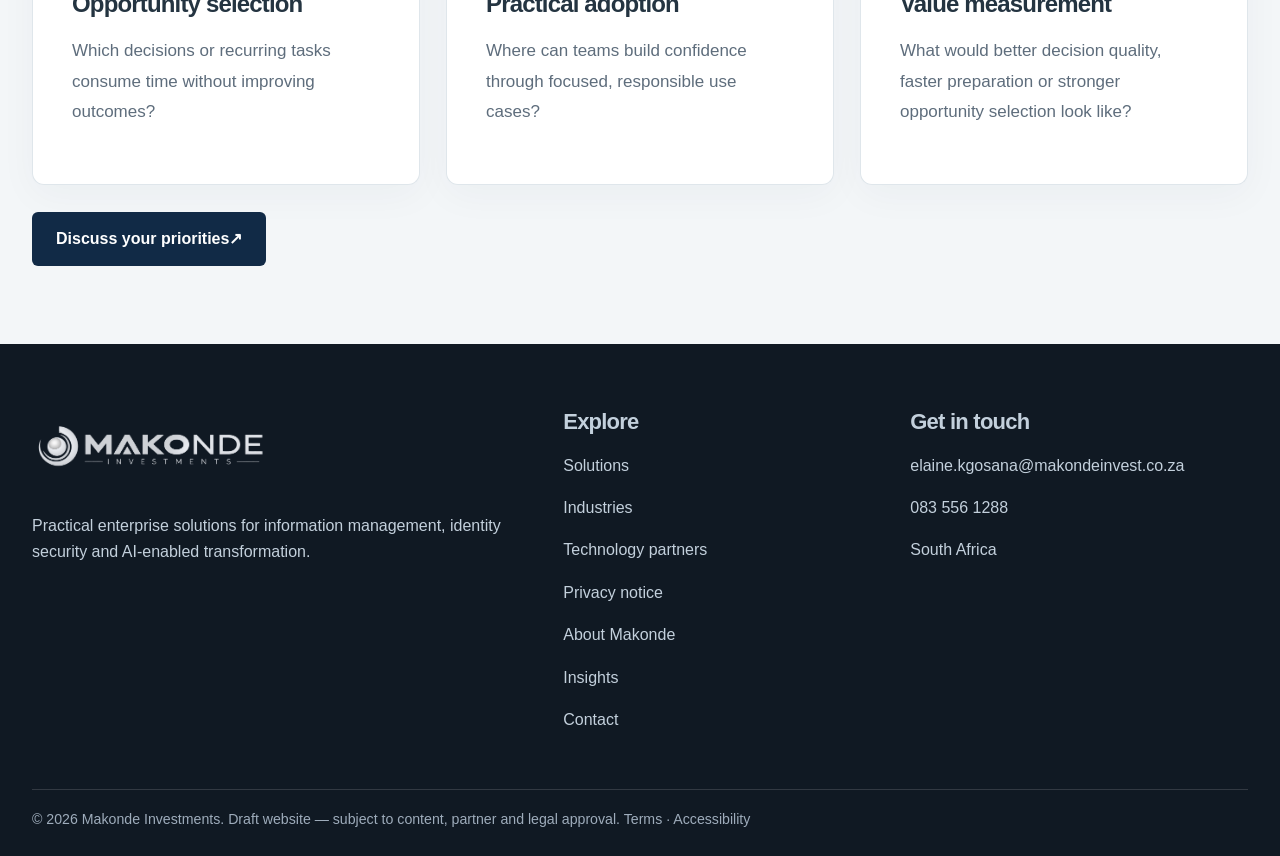
<file: ai-transformation.html>
<!DOCTYPE html>

<html lang="en-ZA"><head><meta charset="utf-8"/><meta content="width=device-width,initial-scale=1" name="viewport"/><meta content="Move beyond AI experiments. Explore StrideShift-enabled AI adoption, opportunity intelligence, strategic decision support and commercial productivity." name="description"/><meta content="#112A46" name="theme-color"/><meta content="index,follow,max-image-preview:large,max-snippet:-1,max-video-preview:-1" name="robots"/><title>AI Strategy, Adoption &amp; Decision Support | Makonde</title><link href="assets/style.css" rel="stylesheet"/><script defer="" src="assets/main.js"></script><link href="assets/favicon.svg" rel="icon" type="image/svg+xml"/><link href="https://www.makondeinvest.co.za/ai-transformation.html" rel="canonical"/><meta content="website" property="og:type"/><meta content="Makonde Investments" property="og:site_name"/><meta content="en_ZA" property="og:locale"/><meta content="AI Strategy, Adoption &amp; Decision Support | Makonde" property="og:title"/><meta content="Move beyond AI experiments. Explore StrideShift-enabled AI adoption, opportunity intelligence, strategic decision support and commercial productivity." property="og:description"/><meta content="https://www.makondeinvest.co.za/ai-transformation.html" property="og:url"/><meta content="https://www.makondeinvest.co.za/assets/makonde-social-card.png" property="og:image"/><meta content="1200" property="og:image:width"/><meta content="630" property="og:image:height"/><meta content="Makonde Investments — information, identity and intelligent decisions" property="og:image:alt"/><meta content="summary_large_image" name="twitter:card"/><meta content="AI Strategy, Adoption &amp; Decision Support | Makonde" name="twitter:title"/><meta content="Move beyond AI experiments. Explore StrideShift-enabled AI adoption, opportunity intelligence, strategic decision support and commercial productivity." name="twitter:description"/><meta content="https://www.makondeinvest.co.za/assets/makonde-social-card.png" name="twitter:image"/><script type="application/ld+json">{"@context":"https://schema.org","@graph":[{"@type":"Organization","@id":"https://www.makondeinvest.co.za/#organization","name":"Makonde Investments","alternateName":"Makonde","url":"https://www.makondeinvest.co.za/","logo":{"@type":"ImageObject","url":"https://www.makondeinvest.co.za/assets/makonde-logo-light.png"},"email":"elaine.kgosana@makondeinvest.co.za","telephone":"+27-83-556-1288","areaServed":{"@type":"Country","name":"South Africa"},"description":"South African enterprise technology business focused on information management, identity security and AI-enabled transformation."},{"@type":"WebSite","@id":"https://www.makondeinvest.co.za/#website","url":"https://www.makondeinvest.co.za/","name":"Makonde Investments","publisher":{"@id":"https://www.makondeinvest.co.za/#organization"},"inLanguage":"en-ZA"},{"@type":"WebPage","@id":"https://www.makondeinvest.co.za/ai-transformation.html#webpage","url":"https://www.makondeinvest.co.za/ai-transformation.html","name":"AI Strategy, Adoption & Decision Support | Makonde","description":"Move beyond AI experiments. Explore StrideShift-enabled AI adoption, opportunity intelligence, strategic decision support and commercial productivity.","isPartOf":{"@id":"https://www.makondeinvest.co.za/#website"},"inLanguage":"en-ZA"},{"@type":"BreadcrumbList","@id":"https://www.makondeinvest.co.za/ai-transformation.html#breadcrumb","itemListElement":[{"@type":"ListItem","position":1,"name":"Home","item":"https://www.makondeinvest.co.za/"},{"@type":"ListItem","position":2,"name":"Ai Transformation","item":"https://www.makondeinvest.co.za/ai-transformation.html"}]},{"@type":"Service","@id":"https://www.makondeinvest.co.za/ai-transformation.html#service","name":"AI-powered business transformation","description":"AI strategy, adoption and decision support enabled by StrideShift.","provider":{"@id":"https://www.makondeinvest.co.za/#organization"},"areaServed":{"@type":"Country","name":"South Africa"},"url":"https://www.makondeinvest.co.za/ai-transformation.html"}]}</script></head><body><a class="skip-link" href="#main-content">Skip to main content</a><div class="topline"></div><header class="header"><div class="wrap nav"><a aria-label="Makonde home" class="brand" href="index.html"><img alt="Makonde Investments logo" decoding="async" src="assets/makonde-logo-light.png"/></a><button aria-controls="site-nav" aria-expanded="false" aria-label="Toggle main navigation" class="menu-toggle">Menu ☰</button><nav aria-label="Main navigation" class="navlinks" id="site-nav"><a href="index.html">Home</a><a href="about.html">About</a><a href="solutions.html">Solutions</a><a href="industries.html">Industries</a><a href="partners.html">Partners</a><a href="insights.html">Insights</a><a href="contact.html">Contact</a><a class="btn btn-primary" href="contact.html">Talk to an expert</a></nav></div></header><main id="main-content"><section class="pagehead pagehead-visual"><div class="wrap pagehead-grid"><div class="pagehead-copy"><p class="eyebrow">StrideShift · Makonde solution</p><h1>From messy problems to clear action.</h1><p>Connect AI strategy, opportunity intelligence and sales enablement to decisions that matter.</p><div class="actions"><a class="btn btn-primary" href="contact.html">Discuss your challenge ↗</a><a class="btn btn-outline" href="solutions.html">All solutions</a></div></div><div class="pagehead-photo"><img alt="Illustrative StrideShift solution concept" height="1024" src="assets/ai-strategy.webp" width="1536"/></div></div></section><section class="journey-band"><div class="wrap"><p class="eyebrow">A practical way forward</p><div class="journey-grid"><article class="journey-step"><span>01</span><h3>Strategy</h3></article><article class="journey-step"><span>02</span><h3>Opportunity intelligence</h3></article><article class="journey-step"><span>03</span><h3>Sales enablement</h3></article><article class="journey-step"><span>04</span><h3>Adoption</h3></article></div></div></section><section class="section"><div class="wrap"><div class="intro"><p class="eyebrow">The challenge</p><h2>What organisations need to address</h2></div><div class="split"><div><h3>Move from complexity to practical outcomes</h3><p>Turn AI from disconnected experimentation into better decisions and repeatable ways of working.</p><p>Makonde provides local engagement around specialist partner-enabled capabilities, helping frame the problem and identify the right next steps.</p></div><div class="panel"><p class="eyebrow">Partner-enabled capability</p><h3>StrideShift</h3><p>Discuss how this capability can apply to your organisation’s priorities and existing environment.</p></div></div></div></section><section class="section section-soft"><div class="wrap"><div class="intro"><p class="eyebrow">Capabilities</p><h2>What the solution can help you do</h2><p class="section-kicker">Explore the capabilities most relevant to your existing environment, constraints and intended business result.</p></div><div class="grid2"><article class="card card-accent"><span class="number">01</span><h3>Practical AI strategy</h3><p>Select a small number of high-value use cases, define success measures and build an achievable adoption roadmap.</p></article><article class="card card-accent"><span class="number">02</span><h3>Opportunity and tender intelligence</h3><p>Help teams assess opportunities more consistently, focus bid effort and improve commercial selectivity.</p></article><article class="card card-accent"><span class="number">03</span><h3>Customer and market insight</h3><p>Bring relevant information together to strengthen account preparation, market sensing and engagement.</p></article><article class="card card-accent"><span class="number">04</span><h3>Decision support</h3><p>Use structured AI-assisted thinking to evaluate complex choices, assumptions and competing priorities.</p></article><article class="card card-accent"><span class="number">05</span><h3>Responsible adoption</h3><p>Develop team fluency, repeatable working practices and appropriate human oversight.</p></article></div></div></section><section class="outcome-band"><div class="wrap"><div><strong>More focused effort</strong><span>Prioritise AI opportunities against clear commercial and operational objectives.</span></div><div><strong>Better preparation</strong><span>Equip teams with more relevant insight for customer and bid decisions.</span></div><div><strong>Sustainable adoption</strong><span>Move from isolated experiments to repeatable, responsible working practices.</span></div></div></section><section class="banner"><div class="wrap"><h2>Start an AI opportunity conversation</h2><p>Tell us about your current environment and the business outcome you want to achieve.</p><div class="actions"><a class="btn btn-primary" href="contact.html">Talk to an expert</a><a class="btn btn-outline" href="mailto:elaine.kgosana@makondeinvest.co.za">Email Elaine</a></div></div></section><section class="section section-soft"><div class="wrap"><div class="intro"><p class="eyebrow">Where to start</p><h2>Move from AI interest to useful work</h2></div><div class="grid3"><article class="card card-accent"><span class="number">01</span><h3>Opportunity selection</h3><p>Which decisions or recurring tasks consume time without improving outcomes?</p></article><article class="card card-accent"><span class="number">02</span><h3>Practical adoption</h3><p>Where can teams build confidence through focused, responsible use cases?</p></article><article class="card card-accent"><span class="number">03</span><h3>Value measurement</h3><p>What would better decision quality, faster preparation or stronger opportunity selection look like?</p></article></div><div class="actions"><a class="btn btn-light" href="contact.html">Discuss your priorities <span aria-hidden="true">↗</span></a></div></div></section></main><footer class="footer"><div class="wrap"><div class="footergrid"><div><img alt="Makonde Investments" decoding="async" loading="lazy" src="assets/makonde-logo-light.png"/><p>Practical enterprise solutions for information management, identity security and AI-enabled transformation.</p></div><div><h3>Explore</h3><p><a href="solutions.html">Solutions</a></p><p><a href="industries.html">Industries</a></p><p><a href="partners.html">Technology partners</a></p><p><a href="privacy.html">Privacy notice</a></p><p><a href="about.html">About Makonde</a></p><p><a href="insights.html">Insights</a></p><p><a href="contact.html">Contact</a></p></div><div><h3>Get in touch</h3><p><a href="mailto:elaine.kgosana@makondeinvest.co.za">elaine.kgosana@makondeinvest.co.za</a></p><p><a href="tel:+27835561288">083 556 1288</a></p><p>South Africa</p></div></div><small>© 2026 Makonde Investments. Draft website — subject to content, partner and legal approval. <a href="terms.html">Terms</a> · <a href="accessibility.html">Accessibility</a></small></div></footer></body></html>
</file>
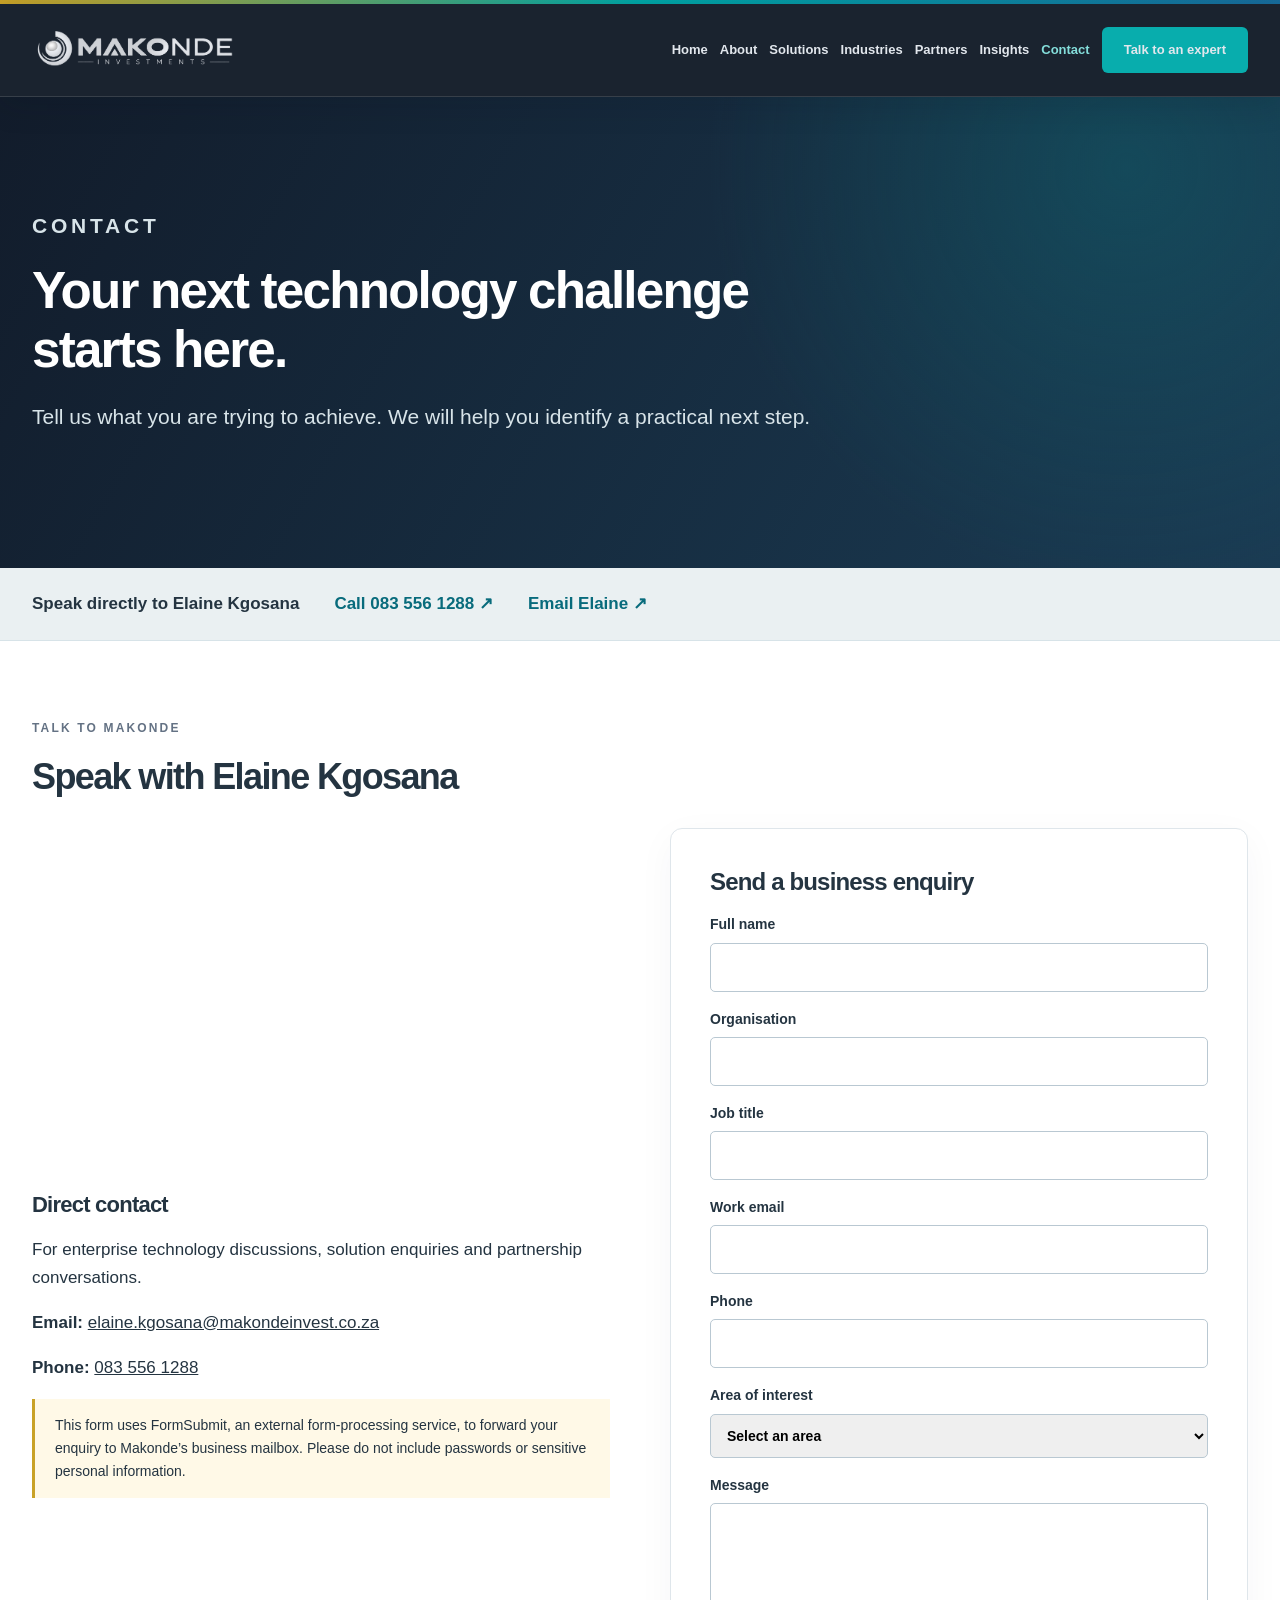
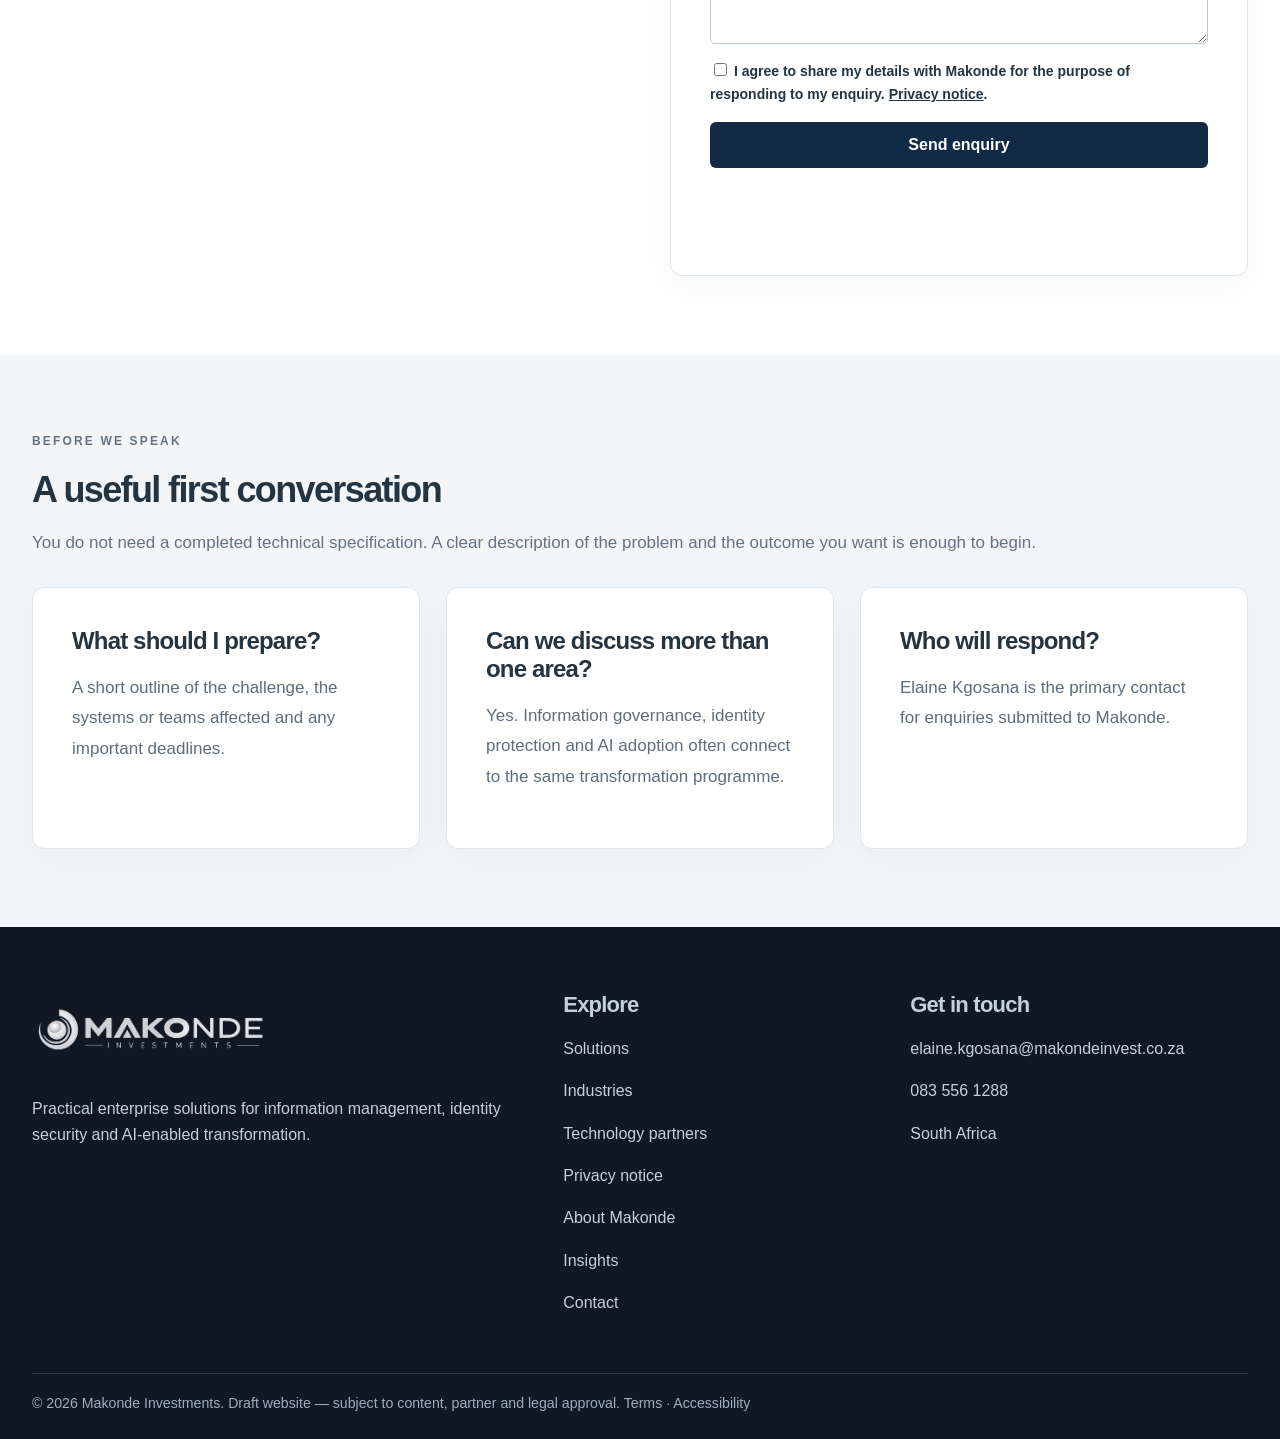
<file: contact.html>
<!DOCTYPE html>

<html lang="en-ZA"><head><meta charset="utf-8"/><meta content="width=device-width,initial-scale=1" name="viewport"/><meta content="Contact Elaine Kgosana at Makonde to discuss data archiving, legacy retirement, identity security, hybrid MFA or practical AI transformation." name="description"/><meta content="#112A46" name="theme-color"/><meta content="index,follow,max-image-preview:large,max-snippet:-1,max-video-preview:-1" name="robots"/><title>Contact Makonde | Discuss Your Enterprise Technology Needs</title><link href="assets/style.css" rel="stylesheet"/><script defer="" src="assets/main.js"></script><link href="assets/favicon.svg" rel="icon" type="image/svg+xml"/><link href="https://www.makondeinvest.co.za/contact.html" rel="canonical"/><meta content="website" property="og:type"/><meta content="Makonde Investments" property="og:site_name"/><meta content="en_ZA" property="og:locale"/><meta content="Contact Makonde | Discuss Your Enterprise Technology Needs" property="og:title"/><meta content="Contact Elaine Kgosana at Makonde to discuss data archiving, legacy retirement, identity security, hybrid MFA or practical AI transformation." property="og:description"/><meta content="https://www.makondeinvest.co.za/contact.html" property="og:url"/><meta content="https://www.makondeinvest.co.za/assets/makonde-social-card.png" property="og:image"/><meta content="1200" property="og:image:width"/><meta content="630" property="og:image:height"/><meta content="Makonde Investments — information, identity and intelligent decisions" property="og:image:alt"/><meta content="summary_large_image" name="twitter:card"/><meta content="Contact Makonde | Discuss Your Enterprise Technology Needs" name="twitter:title"/><meta content="Contact Elaine Kgosana at Makonde to discuss data archiving, legacy retirement, identity security, hybrid MFA or practical AI transformation." name="twitter:description"/><meta content="https://www.makondeinvest.co.za/assets/makonde-social-card.png" name="twitter:image"/><script type="application/ld+json">{"@context":"https://schema.org","@graph":[{"@type":"Organization","@id":"https://www.makondeinvest.co.za/#organization","name":"Makonde Investments","alternateName":"Makonde","url":"https://www.makondeinvest.co.za/","logo":{"@type":"ImageObject","url":"https://www.makondeinvest.co.za/assets/makonde-logo-light.png"},"email":"elaine.kgosana@makondeinvest.co.za","telephone":"+27-83-556-1288","areaServed":{"@type":"Country","name":"South Africa"},"description":"South African enterprise technology business focused on information management, identity security and AI-enabled transformation."},{"@type":"WebSite","@id":"https://www.makondeinvest.co.za/#website","url":"https://www.makondeinvest.co.za/","name":"Makonde Investments","publisher":{"@id":"https://www.makondeinvest.co.za/#organization"},"inLanguage":"en-ZA"},{"@type":"WebPage","@id":"https://www.makondeinvest.co.za/contact.html#webpage","url":"https://www.makondeinvest.co.za/contact.html","name":"Contact Makonde | Discuss Your Enterprise Technology Needs","description":"Contact Elaine Kgosana at Makonde to discuss data archiving, legacy retirement, identity security, hybrid MFA or practical AI transformation.","isPartOf":{"@id":"https://www.makondeinvest.co.za/#website"},"inLanguage":"en-ZA"},{"@type":"BreadcrumbList","@id":"https://www.makondeinvest.co.za/contact.html#breadcrumb","itemListElement":[{"@type":"ListItem","position":1,"name":"Home","item":"https://www.makondeinvest.co.za/"},{"@type":"ListItem","position":2,"name":"Contact","item":"https://www.makondeinvest.co.za/contact.html"}]}]}</script></head><body><a class="skip-link" href="#main-content">Skip to main content</a><div class="topline"></div><header class="header"><div class="wrap nav"><a aria-label="Makonde home" class="brand" href="index.html"><img alt="Makonde Investments logo" decoding="async" src="assets/makonde-logo-light.png"/></a><button aria-controls="site-nav" aria-expanded="false" aria-label="Toggle main navigation" class="menu-toggle">Menu ☰</button><nav aria-label="Main navigation" class="navlinks" id="site-nav"><a href="index.html">Home</a><a href="about.html">About</a><a href="solutions.html">Solutions</a><a href="industries.html">Industries</a><a href="partners.html">Partners</a><a href="insights.html">Insights</a><a aria-current="page" href="contact.html">Contact</a><a class="btn btn-primary" href="contact.html">Talk to an expert</a></nav></div></header><main id="main-content"><section class="pagehead"><div class="wrap"><p class="eyebrow">Contact</p><h1>Your next technology challenge starts here.</h1><p>Tell us what you are trying to achieve. We will help you identify a practical next step.</p></div></section><section class="contact-direct"><div class="wrap"><span>Speak directly to Elaine Kgosana</span><a href="tel:+27835561288">Call 083 556 1288 ↗</a><a href="mailto:elaine.kgosana@makondeinvest.co.za">Email Elaine ↗</a></div></section><section class="section"><div class="wrap"><div class="intro"><p class="eyebrow">Talk to Makonde</p><h2>Speak with Elaine Kgosana</h2></div><div class="split"><div><h3>Direct contact</h3><p>For enterprise technology discussions, solution enquiries and partnership conversations.</p><p><strong>Email:</strong> <a href="mailto:elaine.kgosana@makondeinvest.co.za">elaine.kgosana@makondeinvest.co.za</a></p><p><strong>Phone:</strong> <a href="tel:+27835561288">083 556 1288</a></p><p class="notice">This form uses FormSubmit, an external form-processing service, to forward your enquiry to Makonde’s business mailbox. Please do not include passwords or sensitive personal information.</p></div><div class="card"><h3>Send a business enquiry</h3><form action="https://formsubmit.co/elaine.kgosana@makondeinvest.co.za" aria-label="Makonde business enquiry" class="form" data-formsubmit="ajax" id="contact-form" method="POST"><input aria-hidden="true" autocomplete="off" class="form-honeypot" name="_honey" tabindex="-1" type="text" value=""/><input name="_captcha" type="hidden" value="true"/><input name="_template" type="hidden" value="table"/><input name="_subject" type="hidden" value="New enquiry | Makonde website"/><label>Full name <input autocomplete="name" maxlength="180" name="name" required=""/></label><label>Organisation <input autocomplete="organization" maxlength="180" name="organisation" required=""/></label><label>Job title <input autocomplete="organization-title" name="title"/></label><label>Work email <input autocomplete="email" maxlength="180" name="email" required="" type="email"/></label><label>Phone <input autocomplete="tel" name="phone" type="tel"/></label><label>Area of interest <select name="interest" required=""><option value="">Select an area</option><option>JiVS</option><option>Silverfort</option><option>StrideShift</option><option>General</option></select></label><label>Message <textarea maxlength="2000" name="message" required="" rows="5"></textarea></label><label><span><input name="consent" required="" style="width:auto" type="checkbox" value="Yes - contact me about this enquiry"/> I agree to share my details with Makonde for the purpose of responding to my enquiry. <a href="privacy.html">Privacy notice</a>.</span></label><button class="btn btn-light" type="submit">Send enquiry</button><p aria-live="polite" class="form-feedback" id="form-status" role="status"></p></form></div></div></div></section><section class="section section-soft"><div class="wrap"><div class="intro"><p class="eyebrow">Before we speak</p><h2>A useful first conversation</h2><p>You do not need a completed technical specification. A clear description of the problem and the outcome you want is enough to begin.</p></div><div class="grid3"><article class="card"><h3>What should I prepare?</h3><p>A short outline of the challenge, the systems or teams affected and any important deadlines.</p></article><article class="card"><h3>Can we discuss more than one area?</h3><p>Yes. Information governance, identity protection and AI adoption often connect to the same transformation programme.</p></article><article class="card"><h3>Who will respond?</h3><p>Elaine Kgosana is the primary contact for enquiries submitted to Makonde.</p></article></div></div></section></main><footer class="footer"><div class="wrap"><div class="footergrid"><div><img alt="Makonde Investments" decoding="async" loading="lazy" src="assets/makonde-logo-light.png"/><p>Practical enterprise solutions for information management, identity security and AI-enabled transformation.</p></div><div><h3>Explore</h3><p><a href="solutions.html">Solutions</a></p><p><a href="industries.html">Industries</a></p><p><a href="partners.html">Technology partners</a></p><p><a href="privacy.html">Privacy notice</a></p><p><a href="about.html">About Makonde</a></p><p><a href="insights.html">Insights</a></p><p><a href="contact.html">Contact</a></p></div><div><h3>Get in touch</h3><p><a href="mailto:elaine.kgosana@makondeinvest.co.za">elaine.kgosana@makondeinvest.co.za</a></p><p><a href="tel:+27835561288">083 556 1288</a></p><p>South Africa</p></div></div><small>© 2026 Makonde Investments. Draft website — subject to content, partner and legal approval. <a href="terms.html">Terms</a> · <a href="accessibility.html">Accessibility</a></small></div></footer></body></html>
</file>
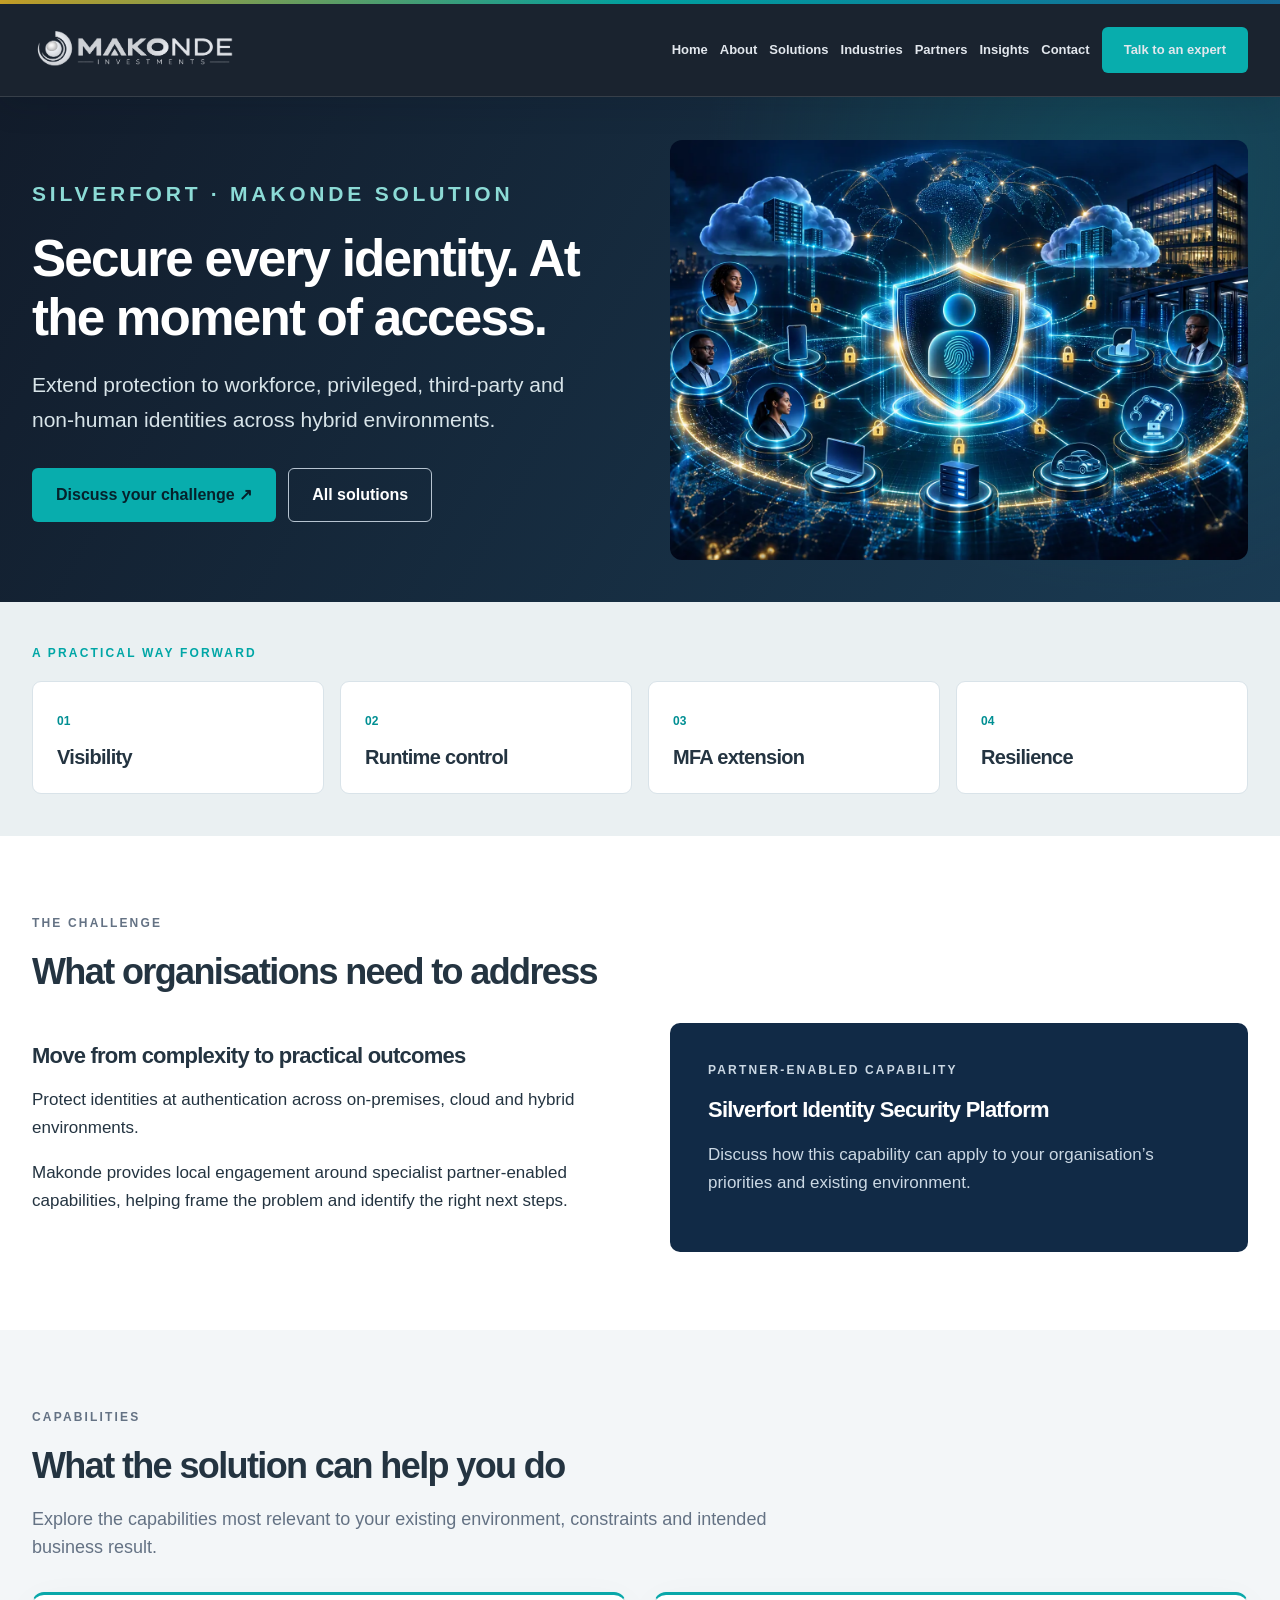
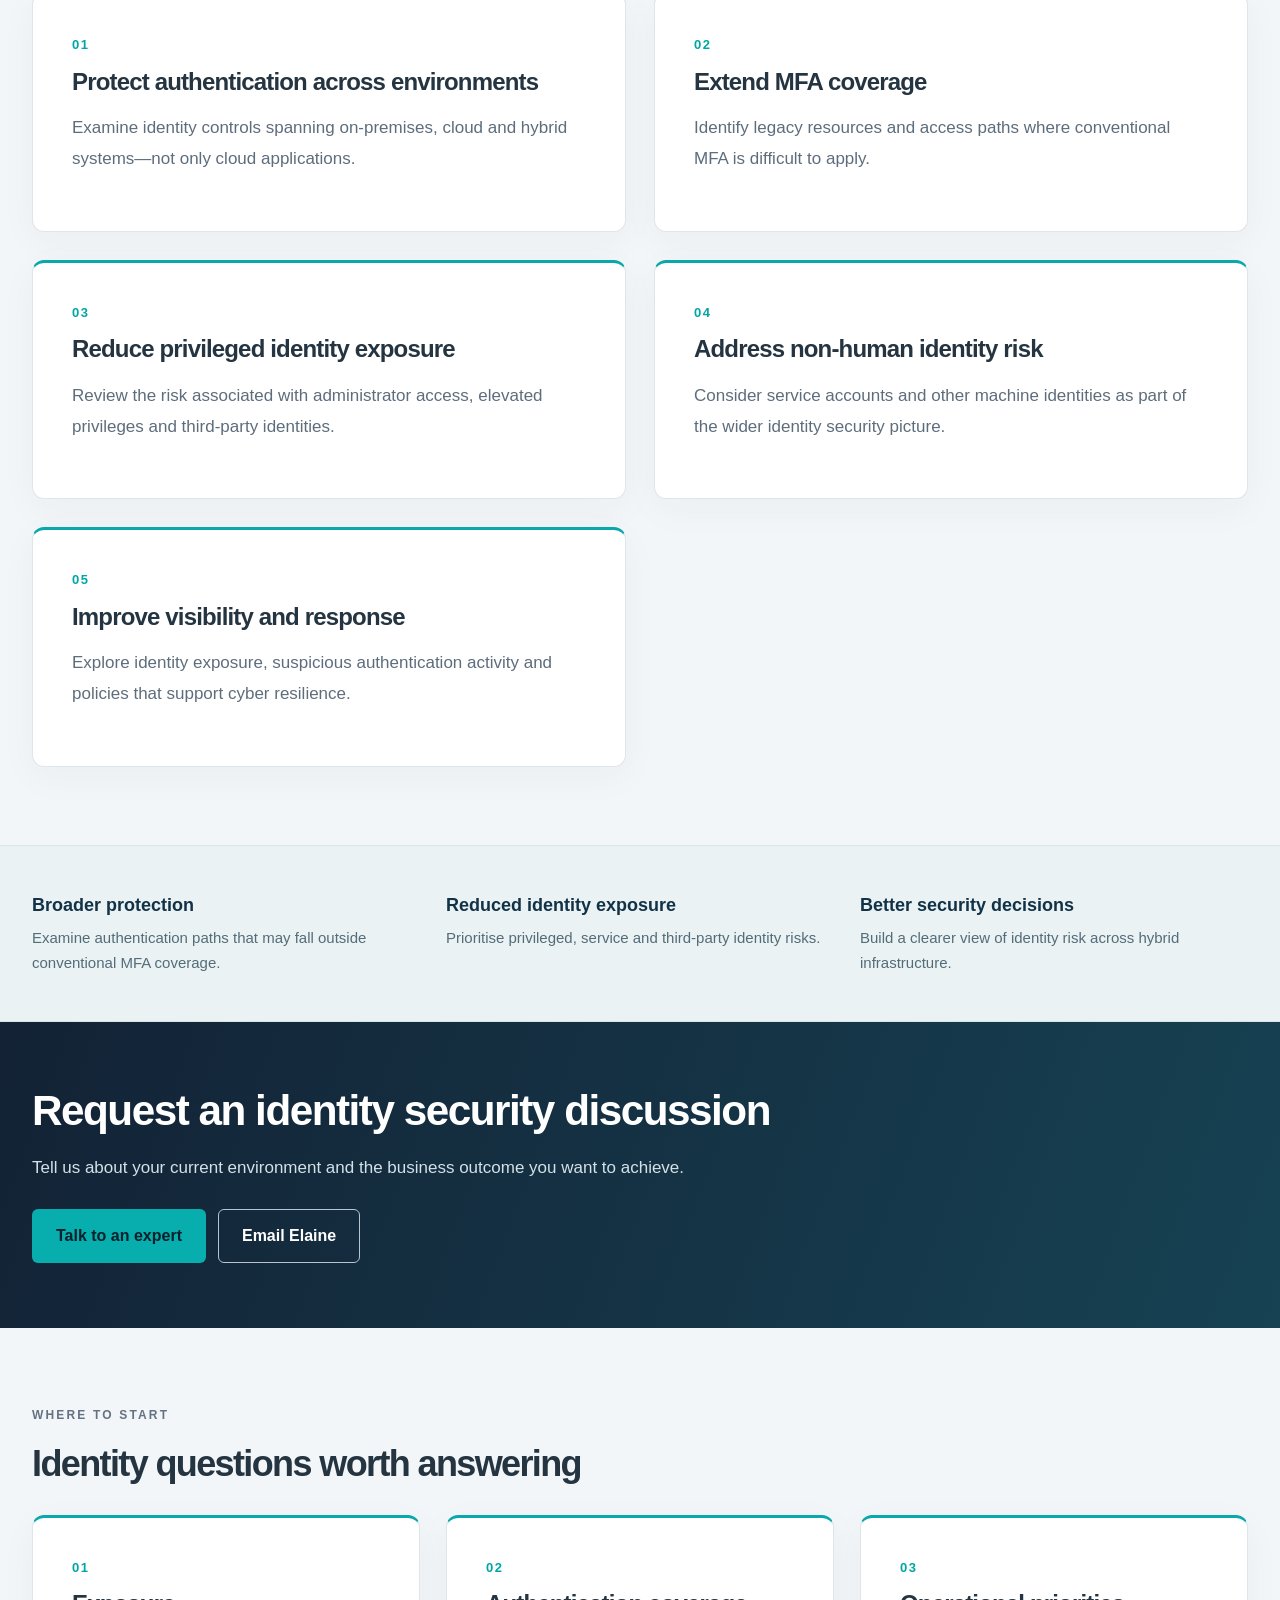
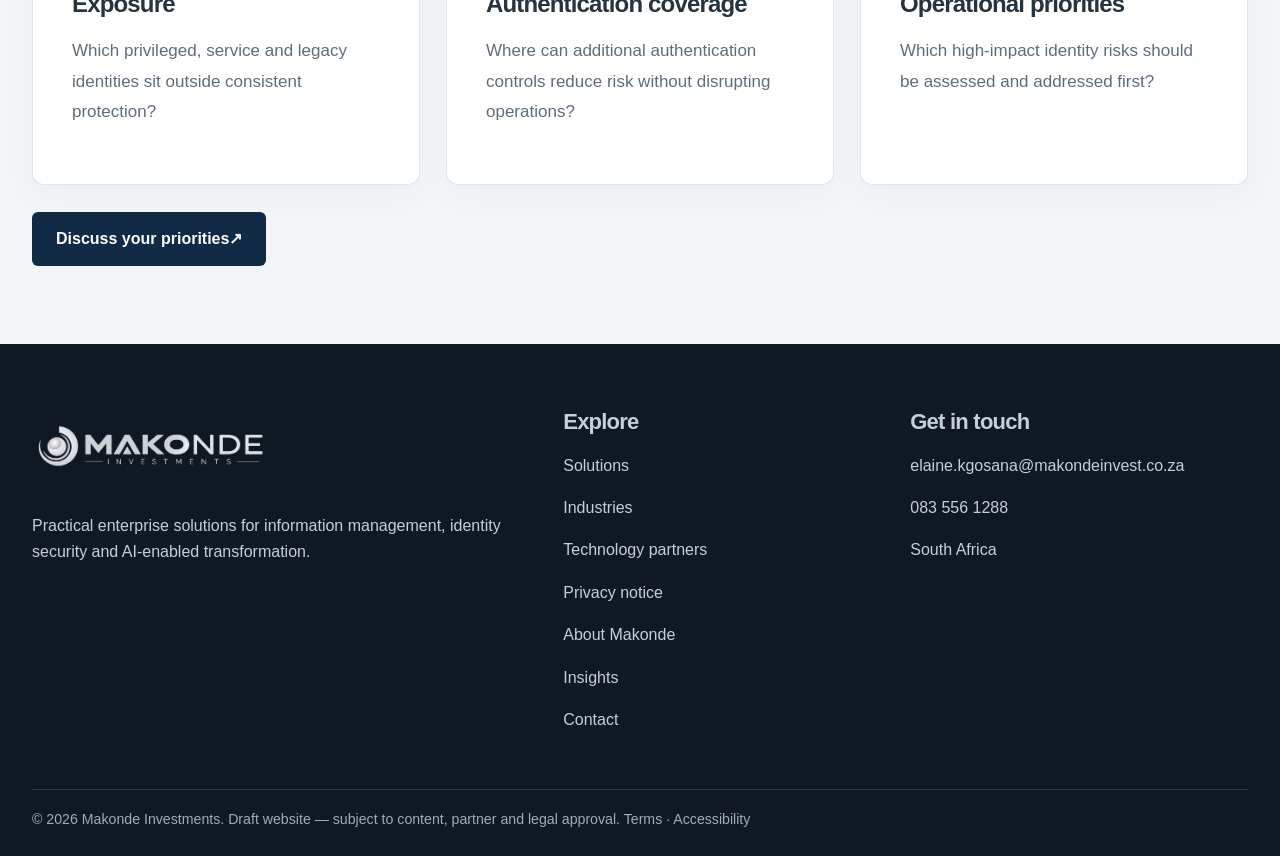
<file: identity-security.html>
<!DOCTYPE html>

<html lang="en-ZA"><head><meta charset="utf-8"/><meta content="width=device-width,initial-scale=1" name="viewport"/><meta content="Protect privileged, service and human identities across hybrid environments. Explore Silverfort-enabled identity security and MFA with Makonde South Africa." name="description"/><meta content="#112A46" name="theme-color"/><meta content="index,follow,max-image-preview:large,max-snippet:-1,max-video-preview:-1" name="robots"/><title>Identity Security &amp; Hybrid MFA Solutions | Makonde</title><link href="assets/style.css" rel="stylesheet"/><script defer="" src="assets/main.js"></script><link href="assets/favicon.svg" rel="icon" type="image/svg+xml"/><link href="https://www.makondeinvest.co.za/identity-security.html" rel="canonical"/><meta content="website" property="og:type"/><meta content="Makonde Investments" property="og:site_name"/><meta content="en_ZA" property="og:locale"/><meta content="Identity Security &amp; Hybrid MFA Solutions | Makonde" property="og:title"/><meta content="Protect privileged, service and human identities across hybrid environments. Explore Silverfort-enabled identity security and MFA with Makonde South Africa." property="og:description"/><meta content="https://www.makondeinvest.co.za/identity-security.html" property="og:url"/><meta content="https://www.makondeinvest.co.za/assets/makonde-social-card.png" property="og:image"/><meta content="1200" property="og:image:width"/><meta content="630" property="og:image:height"/><meta content="Makonde Investments — information, identity and intelligent decisions" property="og:image:alt"/><meta content="summary_large_image" name="twitter:card"/><meta content="Identity Security &amp; Hybrid MFA Solutions | Makonde" name="twitter:title"/><meta content="Protect privileged, service and human identities across hybrid environments. Explore Silverfort-enabled identity security and MFA with Makonde South Africa." name="twitter:description"/><meta content="https://www.makondeinvest.co.za/assets/makonde-social-card.png" name="twitter:image"/><script type="application/ld+json">{"@context":"https://schema.org","@graph":[{"@type":"Organization","@id":"https://www.makondeinvest.co.za/#organization","name":"Makonde Investments","alternateName":"Makonde","url":"https://www.makondeinvest.co.za/","logo":{"@type":"ImageObject","url":"https://www.makondeinvest.co.za/assets/makonde-logo-light.png"},"email":"elaine.kgosana@makondeinvest.co.za","telephone":"+27-83-556-1288","areaServed":{"@type":"Country","name":"South Africa"},"description":"South African enterprise technology business focused on information management, identity security and AI-enabled transformation."},{"@type":"WebSite","@id":"https://www.makondeinvest.co.za/#website","url":"https://www.makondeinvest.co.za/","name":"Makonde Investments","publisher":{"@id":"https://www.makondeinvest.co.za/#organization"},"inLanguage":"en-ZA"},{"@type":"WebPage","@id":"https://www.makondeinvest.co.za/identity-security.html#webpage","url":"https://www.makondeinvest.co.za/identity-security.html","name":"Identity Security & Hybrid MFA Solutions | Makonde","description":"Protect privileged, service and human identities across hybrid environments. Explore Silverfort-enabled identity security and MFA with Makonde South Africa.","isPartOf":{"@id":"https://www.makondeinvest.co.za/#website"},"inLanguage":"en-ZA"},{"@type":"BreadcrumbList","@id":"https://www.makondeinvest.co.za/identity-security.html#breadcrumb","itemListElement":[{"@type":"ListItem","position":1,"name":"Home","item":"https://www.makondeinvest.co.za/"},{"@type":"ListItem","position":2,"name":"Identity Security","item":"https://www.makondeinvest.co.za/identity-security.html"}]},{"@type":"Service","@id":"https://www.makondeinvest.co.za/identity-security.html#service","name":"Identity security and cyber resilience","description":"Hybrid identity protection and multi-factor authentication capabilities enabled by Silverfort.","provider":{"@id":"https://www.makondeinvest.co.za/#organization"},"areaServed":{"@type":"Country","name":"South Africa"},"url":"https://www.makondeinvest.co.za/identity-security.html"}]}</script></head><body><a class="skip-link" href="#main-content">Skip to main content</a><div class="topline"></div><header class="header"><div class="wrap nav"><a aria-label="Makonde home" class="brand" href="index.html"><img alt="Makonde Investments logo" decoding="async" src="assets/makonde-logo-light.png"/></a><button aria-controls="site-nav" aria-expanded="false" aria-label="Toggle main navigation" class="menu-toggle">Menu ☰</button><nav aria-label="Main navigation" class="navlinks" id="site-nav"><a href="index.html">Home</a><a href="about.html">About</a><a href="solutions.html">Solutions</a><a href="industries.html">Industries</a><a href="partners.html">Partners</a><a href="insights.html">Insights</a><a href="contact.html">Contact</a><a class="btn btn-primary" href="contact.html">Talk to an expert</a></nav></div></header><main id="main-content"><section class="pagehead pagehead-visual"><div class="wrap pagehead-grid"><div class="pagehead-copy"><p class="eyebrow">Silverfort · Makonde solution</p><h1>Secure every identity. At the moment of access.</h1><p>Extend protection to workforce, privileged, third-party and non-human identities across hybrid environments.</p><div class="actions"><a class="btn btn-primary" href="contact.html">Discuss your challenge ↗</a><a class="btn btn-outline" href="solutions.html">All solutions</a></div></div><div class="pagehead-photo"><img alt="Illustrative Silverfort solution concept" height="1024" src="assets/identity-security.webp" width="1536"/></div></div></section><section class="journey-band"><div class="wrap"><p class="eyebrow">A practical way forward</p><div class="journey-grid"><article class="journey-step"><span>01</span><h3>Visibility</h3></article><article class="journey-step"><span>02</span><h3>Runtime control</h3></article><article class="journey-step"><span>03</span><h3>MFA extension</h3></article><article class="journey-step"><span>04</span><h3>Resilience</h3></article></div></div></section><section class="section"><div class="wrap"><div class="intro"><p class="eyebrow">The challenge</p><h2>What organisations need to address</h2></div><div class="split"><div><h3>Move from complexity to practical outcomes</h3><p>Protect identities at authentication across on-premises, cloud and hybrid environments.</p><p>Makonde provides local engagement around specialist partner-enabled capabilities, helping frame the problem and identify the right next steps.</p></div><div class="panel"><p class="eyebrow">Partner-enabled capability</p><h3>Silverfort Identity Security Platform</h3><p>Discuss how this capability can apply to your organisation’s priorities and existing environment.</p></div></div></div></section><section class="section section-soft"><div class="wrap"><div class="intro"><p class="eyebrow">Capabilities</p><h2>What the solution can help you do</h2><p class="section-kicker">Explore the capabilities most relevant to your existing environment, constraints and intended business result.</p></div><div class="grid2"><article class="card card-accent"><span class="number">01</span><h3>Protect authentication across environments</h3><p>Examine identity controls spanning on-premises, cloud and hybrid systems—not only cloud applications.</p></article><article class="card card-accent"><span class="number">02</span><h3>Extend MFA coverage</h3><p>Identify legacy resources and access paths where conventional MFA is difficult to apply.</p></article><article class="card card-accent"><span class="number">03</span><h3>Reduce privileged identity exposure</h3><p>Review the risk associated with administrator access, elevated privileges and third-party identities.</p></article><article class="card card-accent"><span class="number">04</span><h3>Address non-human identity risk</h3><p>Consider service accounts and other machine identities as part of the wider identity security picture.</p></article><article class="card card-accent"><span class="number">05</span><h3>Improve visibility and response</h3><p>Explore identity exposure, suspicious authentication activity and policies that support cyber resilience.</p></article></div></div></section><section class="outcome-band"><div class="wrap"><div><strong>Broader protection</strong><span>Examine authentication paths that may fall outside conventional MFA coverage.</span></div><div><strong>Reduced identity exposure</strong><span>Prioritise privileged, service and third-party identity risks.</span></div><div><strong>Better security decisions</strong><span>Build a clearer view of identity risk across hybrid infrastructure.</span></div></div></section><section class="banner"><div class="wrap"><h2>Request an identity security discussion</h2><p>Tell us about your current environment and the business outcome you want to achieve.</p><div class="actions"><a class="btn btn-primary" href="contact.html">Talk to an expert</a><a class="btn btn-outline" href="mailto:elaine.kgosana@makondeinvest.co.za">Email Elaine</a></div></div></section><section class="section section-soft"><div class="wrap"><div class="intro"><p class="eyebrow">Where to start</p><h2>Identity questions worth answering</h2></div><div class="grid3"><article class="card card-accent"><span class="number">01</span><h3>Exposure</h3><p>Which privileged, service and legacy identities sit outside consistent protection?</p></article><article class="card card-accent"><span class="number">02</span><h3>Authentication coverage</h3><p>Where can additional authentication controls reduce risk without disrupting operations?</p></article><article class="card card-accent"><span class="number">03</span><h3>Operational priorities</h3><p>Which high-impact identity risks should be assessed and addressed first?</p></article></div><div class="actions"><a class="btn btn-light" href="contact.html">Discuss your priorities <span aria-hidden="true">↗</span></a></div></div></section></main><footer class="footer"><div class="wrap"><div class="footergrid"><div><img alt="Makonde Investments" decoding="async" loading="lazy" src="assets/makonde-logo-light.png"/><p>Practical enterprise solutions for information management, identity security and AI-enabled transformation.</p></div><div><h3>Explore</h3><p><a href="solutions.html">Solutions</a></p><p><a href="industries.html">Industries</a></p><p><a href="partners.html">Technology partners</a></p><p><a href="privacy.html">Privacy notice</a></p><p><a href="about.html">About Makonde</a></p><p><a href="insights.html">Insights</a></p><p><a href="contact.html">Contact</a></p></div><div><h3>Get in touch</h3><p><a href="mailto:elaine.kgosana@makondeinvest.co.za">elaine.kgosana@makondeinvest.co.za</a></p><p><a href="tel:+27835561288">083 556 1288</a></p><p>South Africa</p></div></div><small>© 2026 Makonde Investments. Draft website — subject to content, partner and legal approval. <a href="terms.html">Terms</a> · <a href="accessibility.html">Accessibility</a></small></div></footer></body></html>
</file>
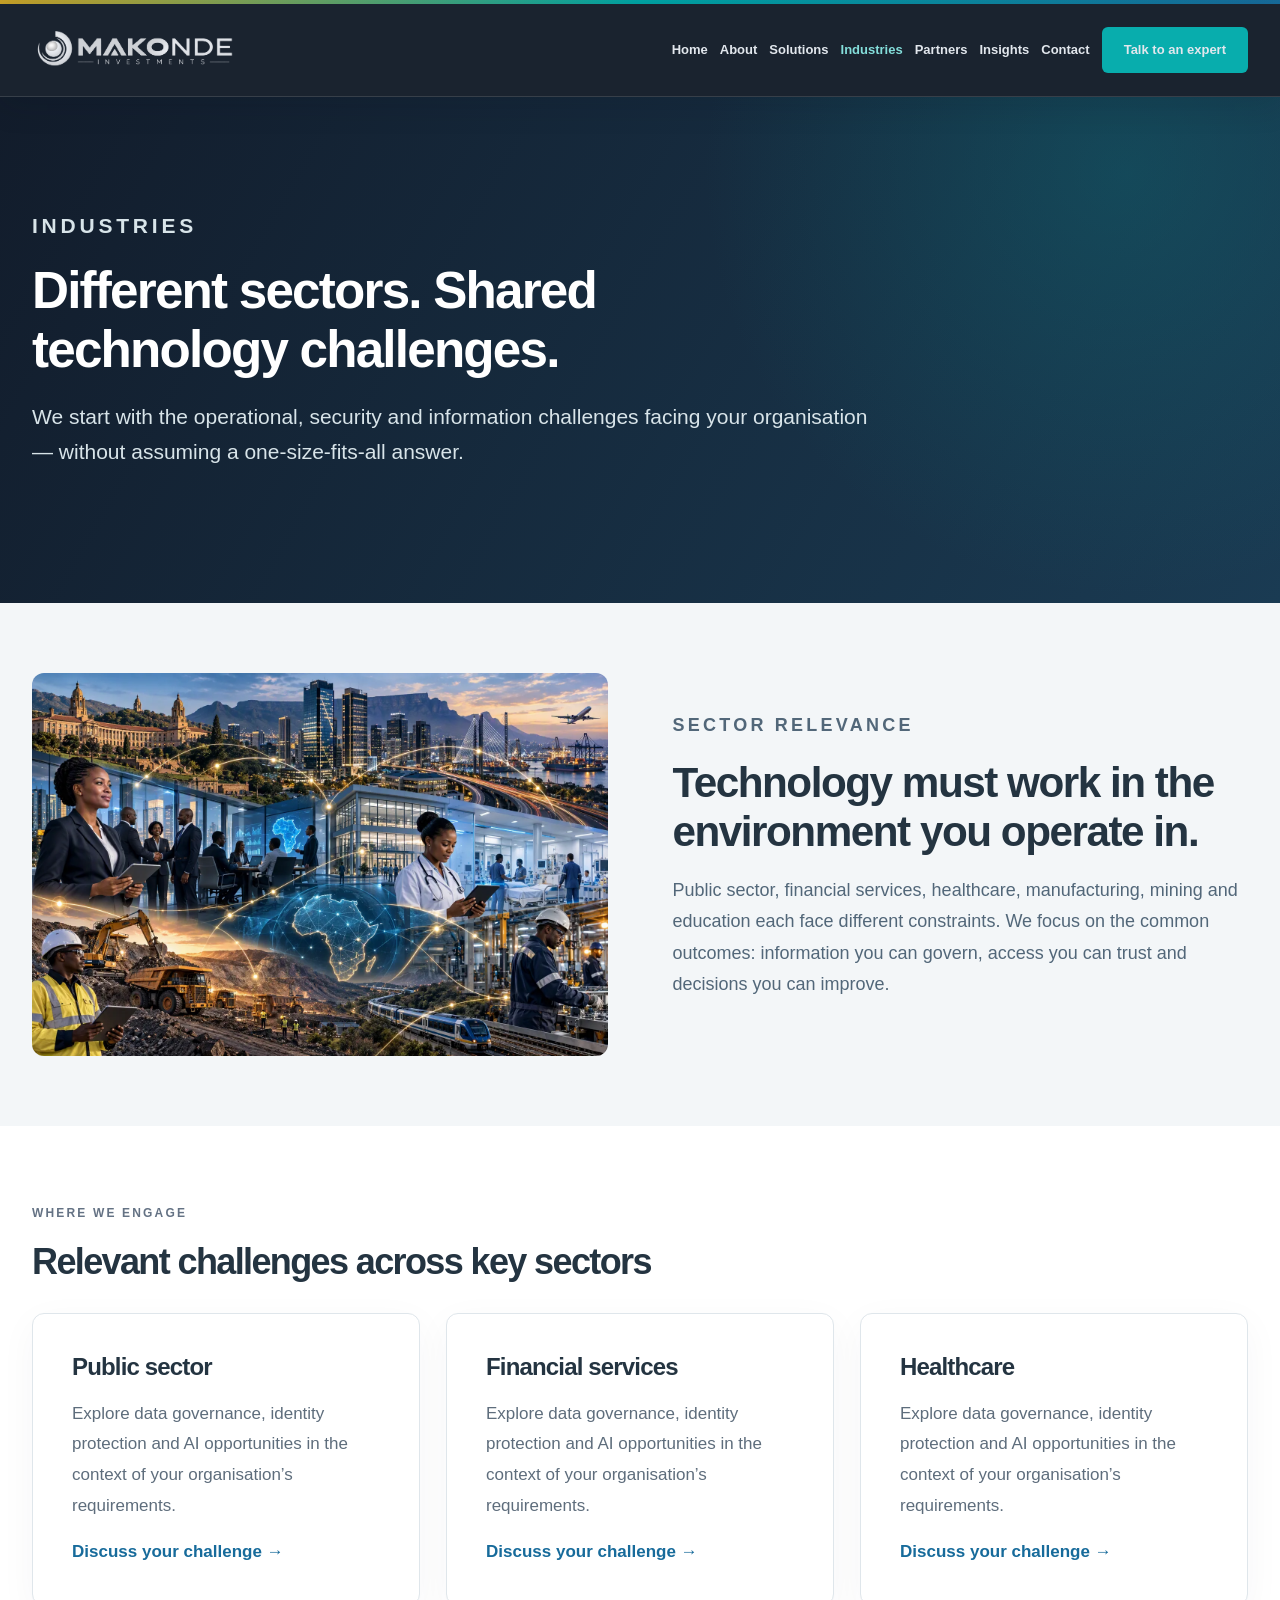
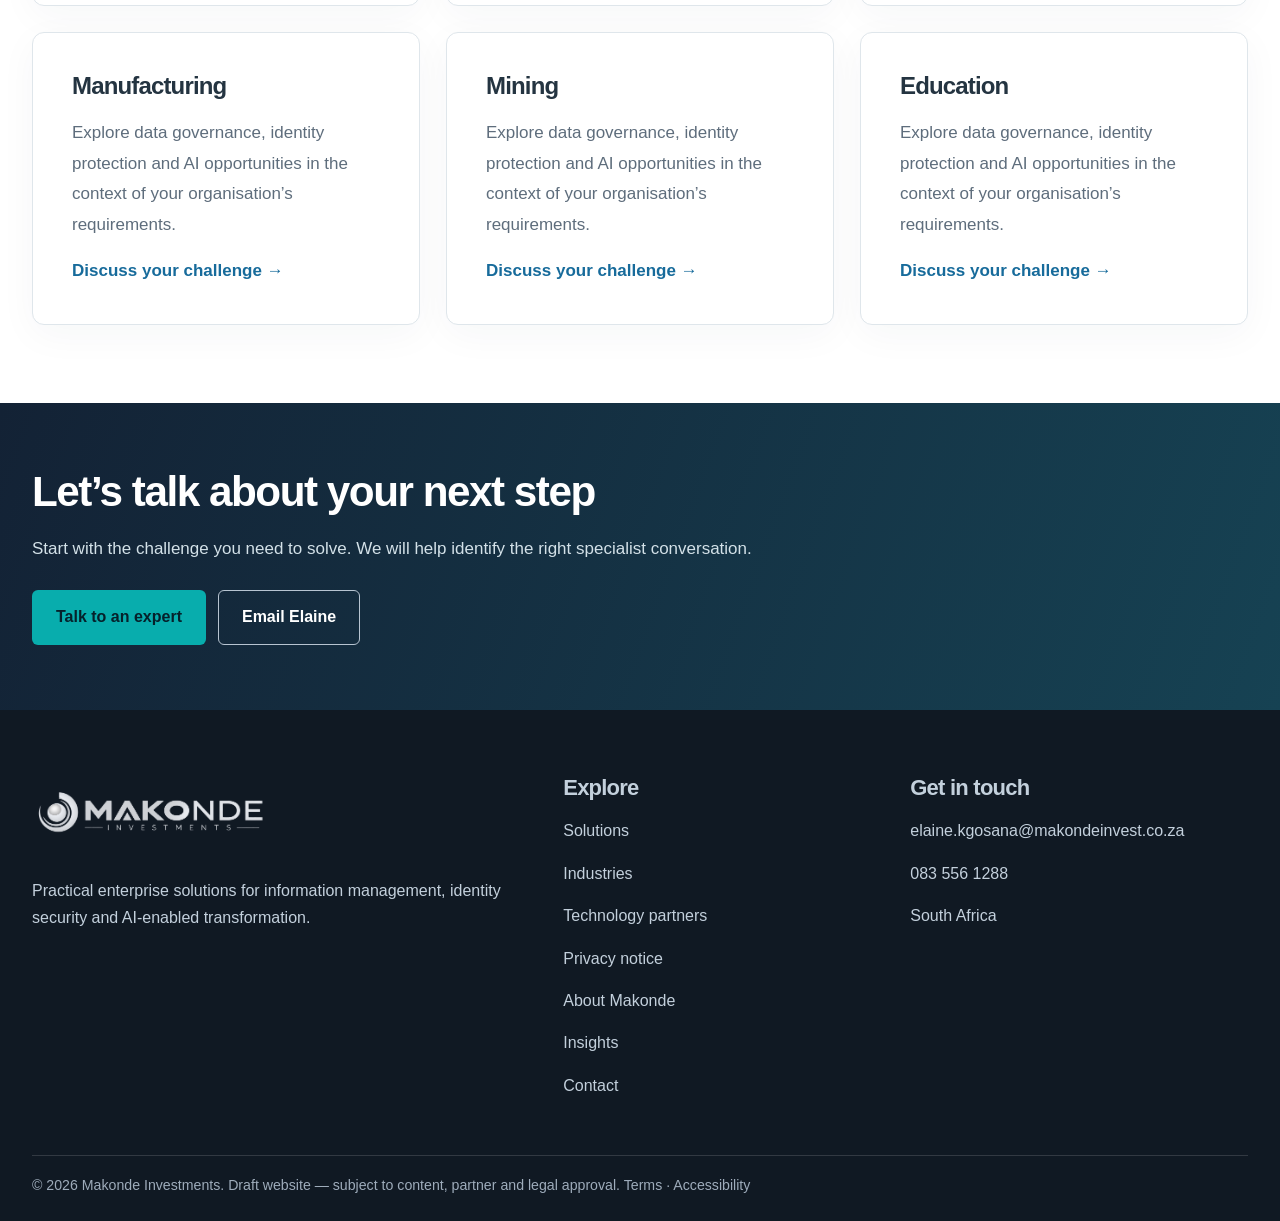
<file: industries.html>
<!DOCTYPE html>

<html lang="en-ZA"><head><meta charset="utf-8"/><meta content="width=device-width,initial-scale=1" name="viewport"/><meta content="Explore information governance, identity security and practical AI use cases for public sector, finance, healthcare, mining, manufacturing and education." name="description"/><meta content="#112A46" name="theme-color"/><meta content="index,follow,max-image-preview:large,max-snippet:-1,max-video-preview:-1" name="robots"/><title>Enterprise Technology for South African Industries | Makonde</title><link href="assets/style.css" rel="stylesheet"/><script defer="" src="assets/main.js"></script><link href="assets/favicon.svg" rel="icon" type="image/svg+xml"/><link href="https://www.makondeinvest.co.za/industries.html" rel="canonical"/><meta content="website" property="og:type"/><meta content="Makonde Investments" property="og:site_name"/><meta content="en_ZA" property="og:locale"/><meta content="Enterprise Technology for South African Industries | Makonde" property="og:title"/><meta content="Explore information governance, identity security and practical AI use cases for public sector, finance, healthcare, mining, manufacturing and education." property="og:description"/><meta content="https://www.makondeinvest.co.za/industries.html" property="og:url"/><meta content="https://www.makondeinvest.co.za/assets/makonde-social-card.png" property="og:image"/><meta content="1200" property="og:image:width"/><meta content="630" property="og:image:height"/><meta content="Makonde Investments — information, identity and intelligent decisions" property="og:image:alt"/><meta content="summary_large_image" name="twitter:card"/><meta content="Enterprise Technology for South African Industries | Makonde" name="twitter:title"/><meta content="Explore information governance, identity security and practical AI use cases for public sector, finance, healthcare, mining, manufacturing and education." name="twitter:description"/><meta content="https://www.makondeinvest.co.za/assets/makonde-social-card.png" name="twitter:image"/><script type="application/ld+json">{"@context":"https://schema.org","@graph":[{"@type":"Organization","@id":"https://www.makondeinvest.co.za/#organization","name":"Makonde Investments","alternateName":"Makonde","url":"https://www.makondeinvest.co.za/","logo":{"@type":"ImageObject","url":"https://www.makondeinvest.co.za/assets/makonde-logo-light.png"},"email":"elaine.kgosana@makondeinvest.co.za","telephone":"+27-83-556-1288","areaServed":{"@type":"Country","name":"South Africa"},"description":"South African enterprise technology business focused on information management, identity security and AI-enabled transformation."},{"@type":"WebSite","@id":"https://www.makondeinvest.co.za/#website","url":"https://www.makondeinvest.co.za/","name":"Makonde Investments","publisher":{"@id":"https://www.makondeinvest.co.za/#organization"},"inLanguage":"en-ZA"},{"@type":"WebPage","@id":"https://www.makondeinvest.co.za/industries.html#webpage","url":"https://www.makondeinvest.co.za/industries.html","name":"Enterprise Technology for South African Industries | Makonde","description":"Explore information governance, identity security and practical AI use cases for public sector, finance, healthcare, mining, manufacturing and education.","isPartOf":{"@id":"https://www.makondeinvest.co.za/#website"},"inLanguage":"en-ZA"},{"@type":"BreadcrumbList","@id":"https://www.makondeinvest.co.za/industries.html#breadcrumb","itemListElement":[{"@type":"ListItem","position":1,"name":"Home","item":"https://www.makondeinvest.co.za/"},{"@type":"ListItem","position":2,"name":"Industries","item":"https://www.makondeinvest.co.za/industries.html"}]}]}</script></head><body><a class="skip-link" href="#main-content">Skip to main content</a><div class="topline"></div><header class="header"><div class="wrap nav"><a aria-label="Makonde home" class="brand" href="index.html"><img alt="Makonde Investments logo" decoding="async" src="assets/makonde-logo-light.png"/></a><button aria-controls="site-nav" aria-expanded="false" aria-label="Toggle main navigation" class="menu-toggle">Menu ☰</button><nav aria-label="Main navigation" class="navlinks" id="site-nav"><a href="index.html">Home</a><a href="about.html">About</a><a href="solutions.html">Solutions</a><a aria-current="page" href="industries.html">Industries</a><a href="partners.html">Partners</a><a href="insights.html">Insights</a><a href="contact.html">Contact</a><a class="btn btn-primary" href="contact.html">Talk to an expert</a></nav></div></header><main id="main-content"><section class="pagehead"><div class="wrap"><p class="eyebrow">Industries</p><h1>Different sectors. Shared technology challenges.</h1><p>We start with the operational, security and information challenges facing your organisation — without assuming a one-size-fits-all answer.</p></div></section><section class="industry-visual"><div class="wrap industry-visual-grid"><img alt="Illustrative South African industry and public service environments" loading="lazy" src="assets/south-african-industries.webp"/><div><p class="eyebrow">Sector relevance</p><h2>Technology must work in the environment you operate in.</h2><p>Public sector, financial services, healthcare, manufacturing, mining and education each face different constraints. We focus on the common outcomes: information you can govern, access you can trust and decisions you can improve.</p></div></div></section><section class="section"><div class="wrap"><div class="intro"><p class="eyebrow">Where we engage</p><h2>Relevant challenges across key sectors</h2></div><div class="grid3"><article class="card"><h3>Public sector</h3><p>Explore data governance, identity protection and AI opportunities in the context of your organisation’s requirements.</p><a class="more" href="contact.html">Discuss your challenge →</a></article><article class="card"><h3>Financial services</h3><p>Explore data governance, identity protection and AI opportunities in the context of your organisation’s requirements.</p><a class="more" href="contact.html">Discuss your challenge →</a></article><article class="card"><h3>Healthcare</h3><p>Explore data governance, identity protection and AI opportunities in the context of your organisation’s requirements.</p><a class="more" href="contact.html">Discuss your challenge →</a></article><article class="card"><h3>Manufacturing</h3><p>Explore data governance, identity protection and AI opportunities in the context of your organisation’s requirements.</p><a class="more" href="contact.html">Discuss your challenge →</a></article><article class="card"><h3>Mining</h3><p>Explore data governance, identity protection and AI opportunities in the context of your organisation’s requirements.</p><a class="more" href="contact.html">Discuss your challenge →</a></article><article class="card"><h3>Education</h3><p>Explore data governance, identity protection and AI opportunities in the context of your organisation’s requirements.</p><a class="more" href="contact.html">Discuss your challenge →</a></article></div></div></section><section class="banner"><div class="wrap"><h2>Let’s talk about your next step</h2><p>Start with the challenge you need to solve. We will help identify the right specialist conversation.</p><div class="actions"><a class="btn btn-primary" href="contact.html">Talk to an expert</a><a class="btn btn-outline" href="mailto:elaine.kgosana@makondeinvest.co.za">Email Elaine</a></div></div></section></main><footer class="footer"><div class="wrap"><div class="footergrid"><div><img alt="Makonde Investments" decoding="async" loading="lazy" src="assets/makonde-logo-light.png"/><p>Practical enterprise solutions for information management, identity security and AI-enabled transformation.</p></div><div><h3>Explore</h3><p><a href="solutions.html">Solutions</a></p><p><a href="industries.html">Industries</a></p><p><a href="partners.html">Technology partners</a></p><p><a href="privacy.html">Privacy notice</a></p><p><a href="about.html">About Makonde</a></p><p><a href="insights.html">Insights</a></p><p><a href="contact.html">Contact</a></p></div><div><h3>Get in touch</h3><p><a href="mailto:elaine.kgosana@makondeinvest.co.za">elaine.kgosana@makondeinvest.co.za</a></p><p><a href="tel:+27835561288">083 556 1288</a></p><p>South Africa</p></div></div><small>© 2026 Makonde Investments. Draft website — subject to content, partner and legal approval. <a href="terms.html">Terms</a> · <a href="accessibility.html">Accessibility</a></small></div></footer></body></html>
</file>
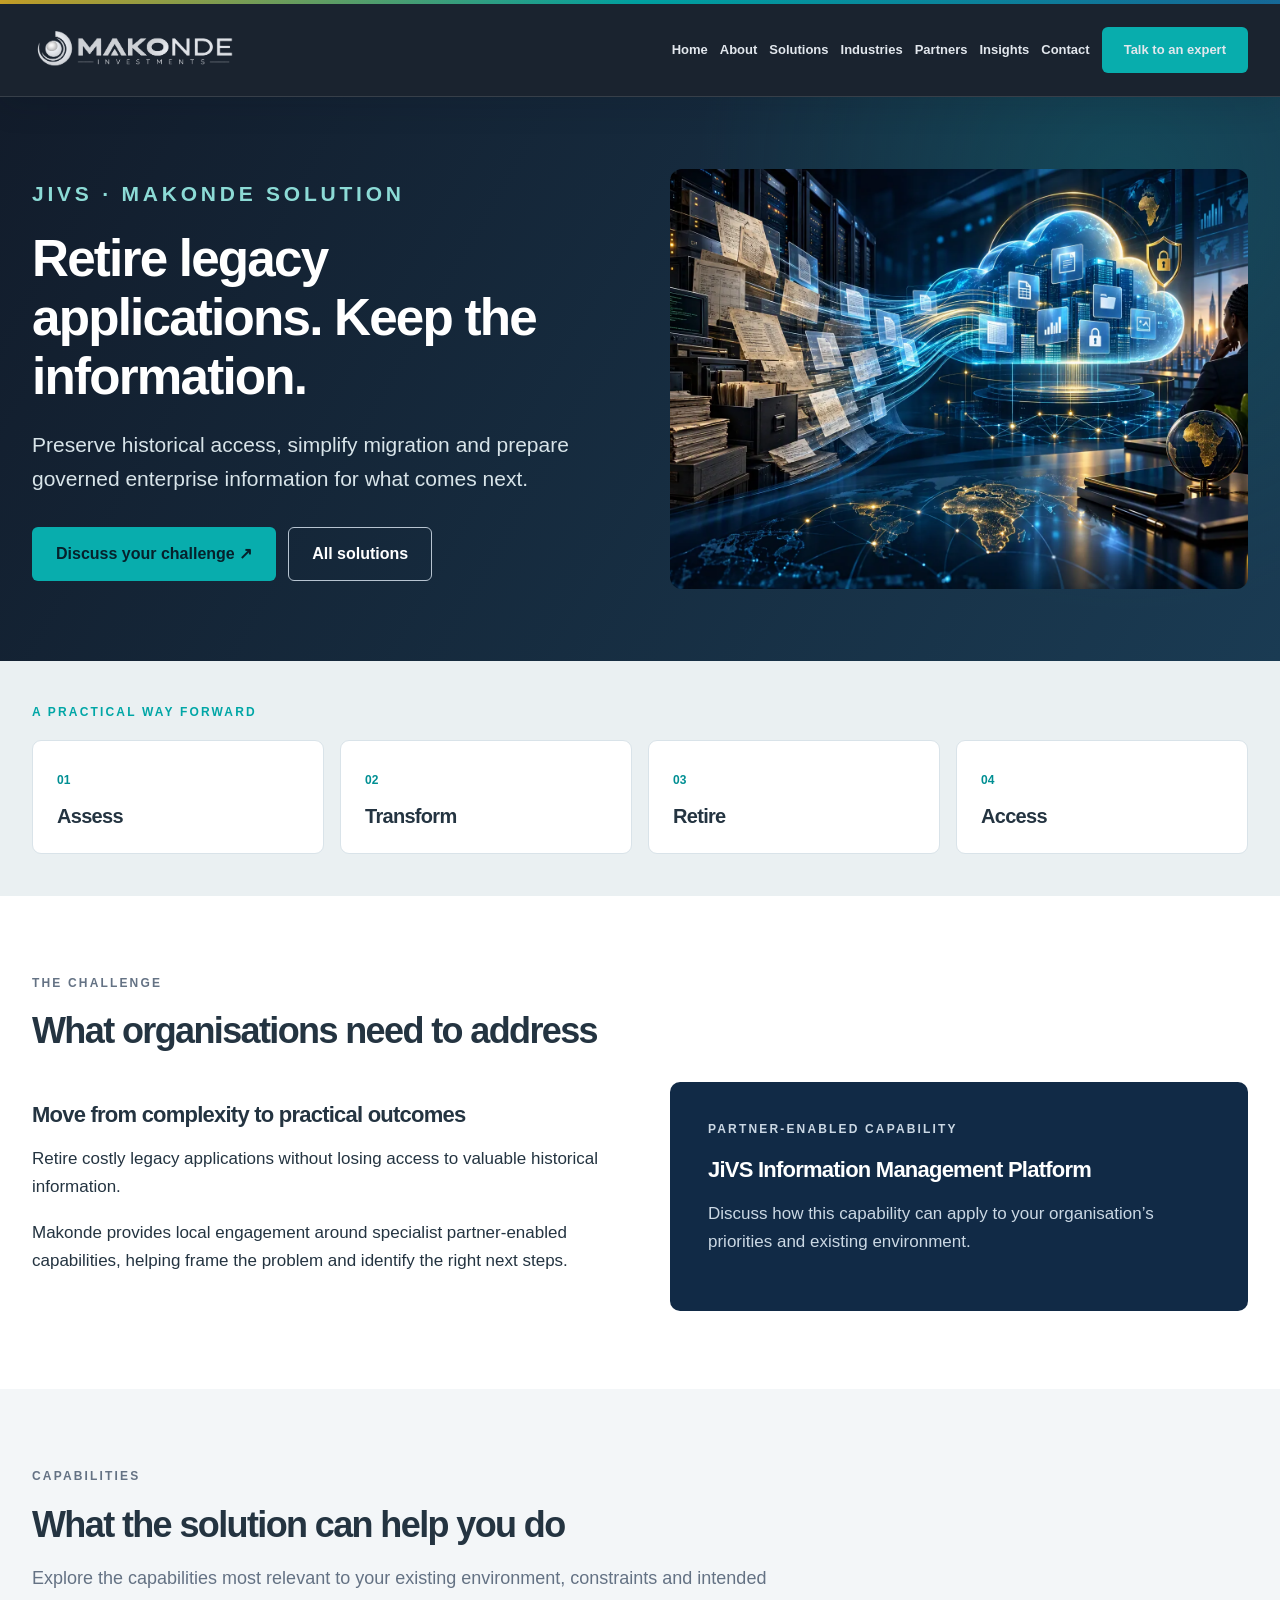
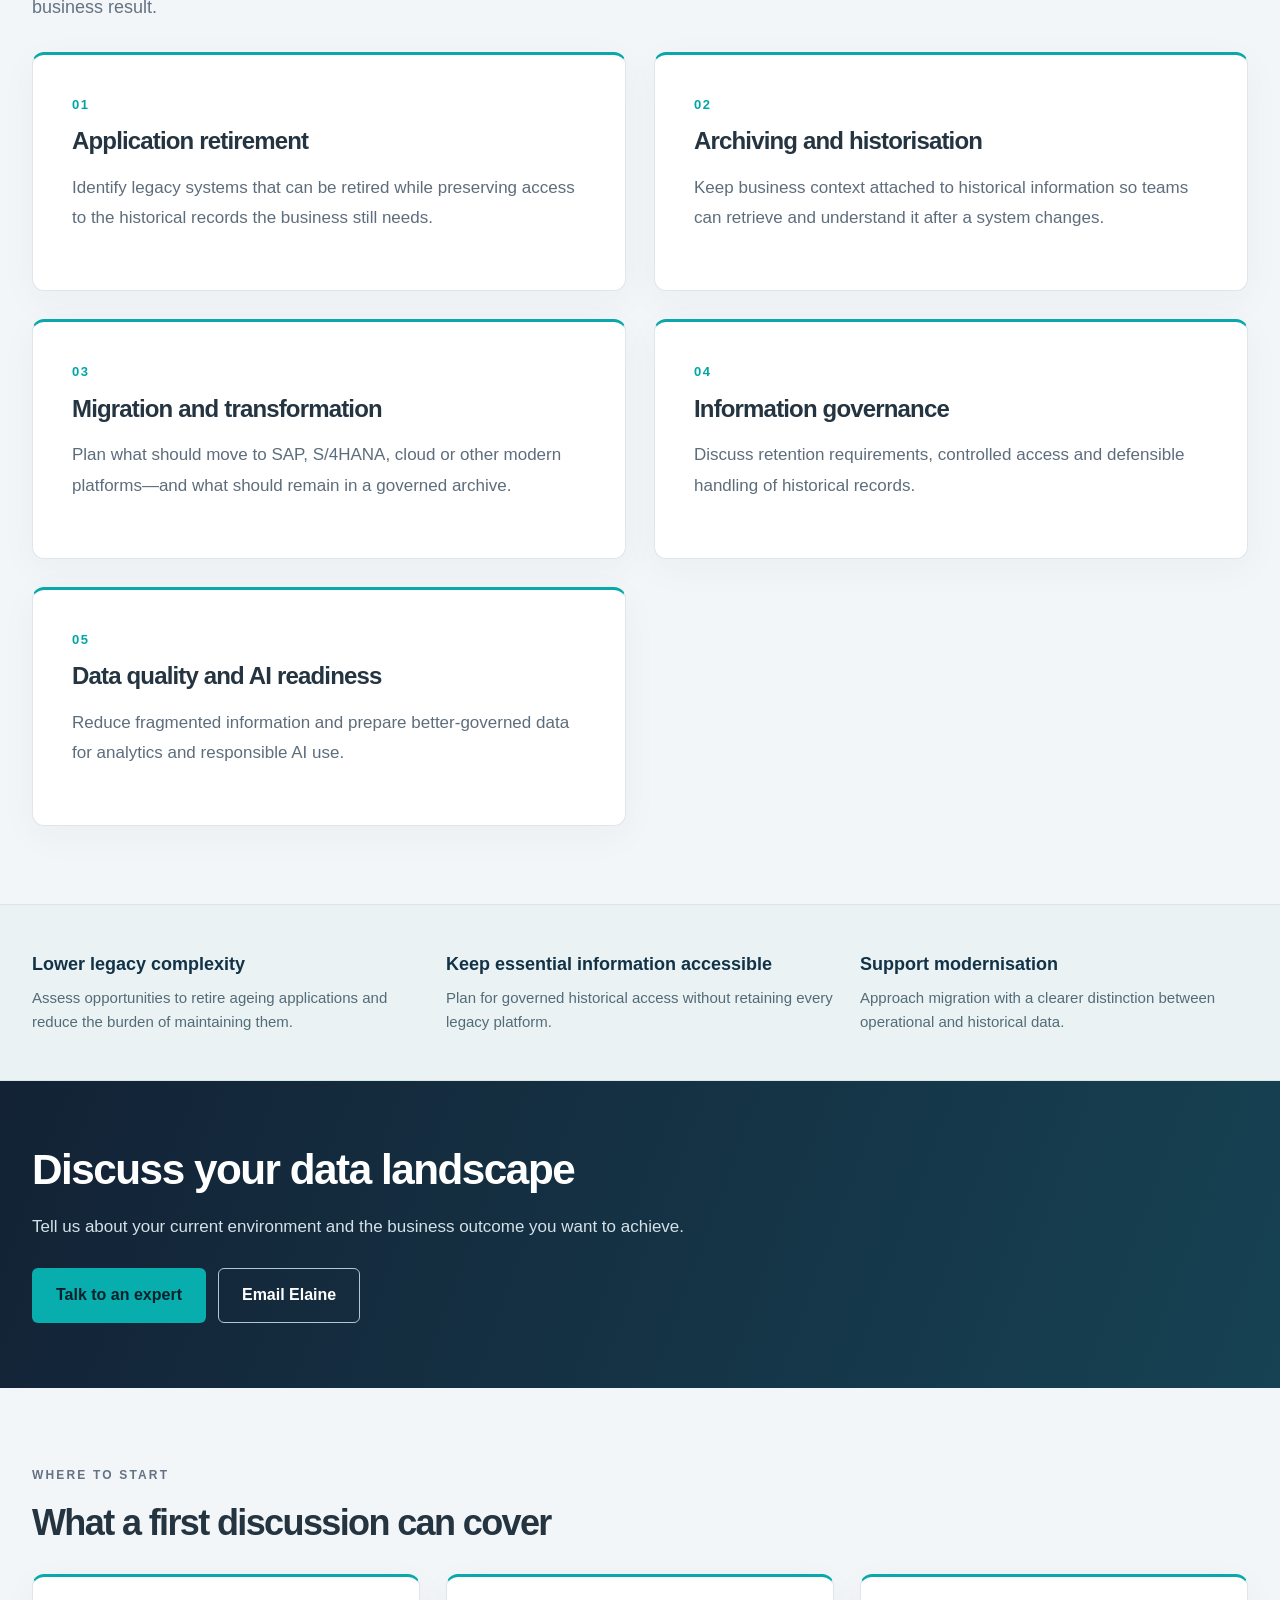
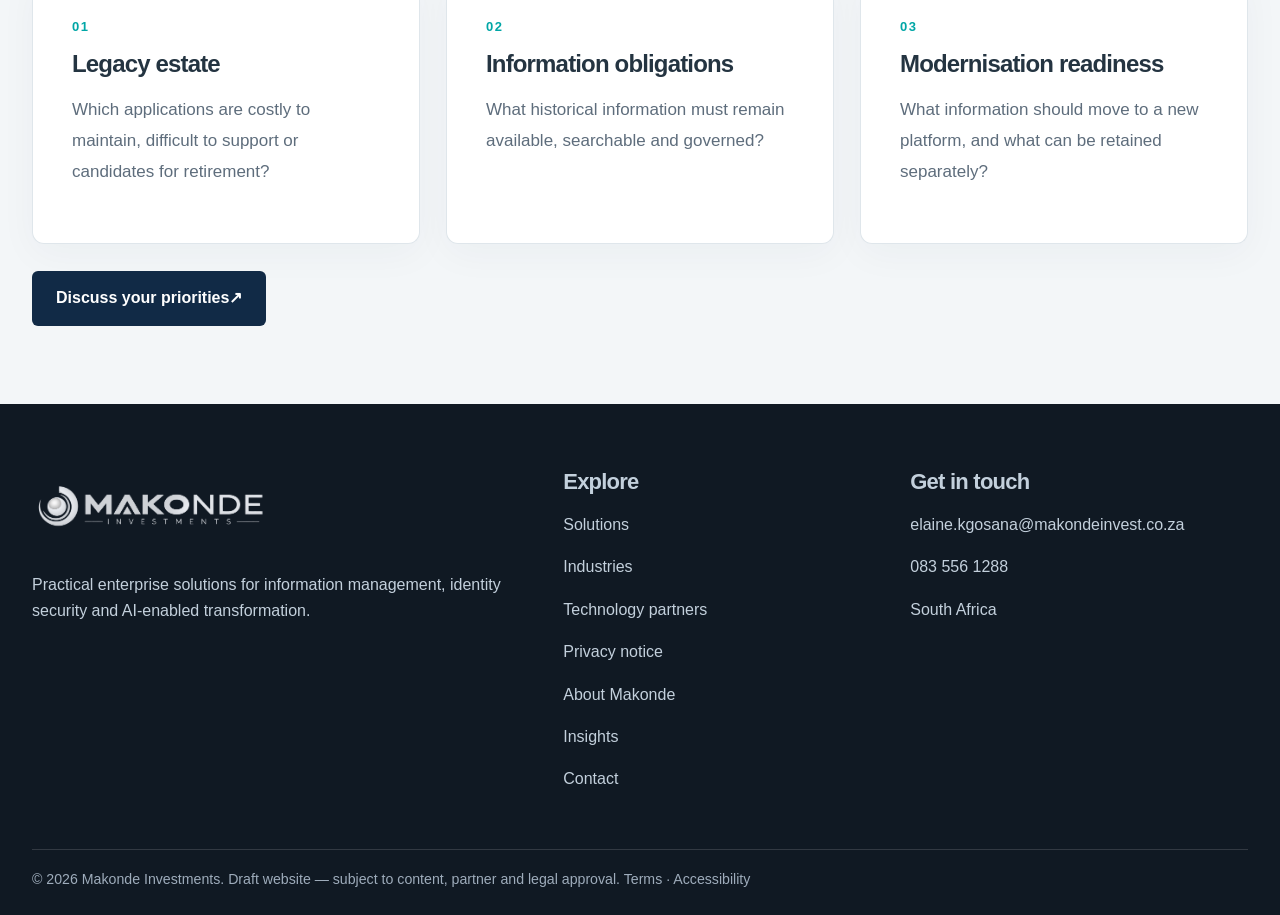
<file: information-management.html>
<!DOCTYPE html>

<html lang="en-ZA"><head><meta charset="utf-8"/><meta content="width=device-width,initial-scale=1" name="viewport"/><meta content="Reduce legacy system complexity with JiVS-enabled information management, data archiving, SAP migration support and governed access to historical records." name="description"/><meta content="#112A46" name="theme-color"/><meta content="index,follow,max-image-preview:large,max-snippet:-1,max-video-preview:-1" name="robots"/><title>Data Archiving &amp; Legacy Application Retirement | Makonde</title><link href="assets/style.css" rel="stylesheet"/><script defer="" src="assets/main.js"></script><link href="assets/favicon.svg" rel="icon" type="image/svg+xml"/><link href="https://www.makondeinvest.co.za/information-management.html" rel="canonical"/><meta content="website" property="og:type"/><meta content="Makonde Investments" property="og:site_name"/><meta content="en_ZA" property="og:locale"/><meta content="Data Archiving &amp; Legacy Application Retirement | Makonde" property="og:title"/><meta content="Reduce legacy system complexity with JiVS-enabled information management, data archiving, SAP migration support and governed access to historical records." property="og:description"/><meta content="https://www.makondeinvest.co.za/information-management.html" property="og:url"/><meta content="https://www.makondeinvest.co.za/assets/makonde-social-card.png" property="og:image"/><meta content="1200" property="og:image:width"/><meta content="630" property="og:image:height"/><meta content="Makonde Investments — information, identity and intelligent decisions" property="og:image:alt"/><meta content="summary_large_image" name="twitter:card"/><meta content="Data Archiving &amp; Legacy Application Retirement | Makonde" name="twitter:title"/><meta content="Reduce legacy system complexity with JiVS-enabled information management, data archiving, SAP migration support and governed access to historical records." name="twitter:description"/><meta content="https://www.makondeinvest.co.za/assets/makonde-social-card.png" name="twitter:image"/><script type="application/ld+json">{"@context":"https://schema.org","@graph":[{"@type":"Organization","@id":"https://www.makondeinvest.co.za/#organization","name":"Makonde Investments","alternateName":"Makonde","url":"https://www.makondeinvest.co.za/","logo":{"@type":"ImageObject","url":"https://www.makondeinvest.co.za/assets/makonde-logo-light.png"},"email":"elaine.kgosana@makondeinvest.co.za","telephone":"+27-83-556-1288","areaServed":{"@type":"Country","name":"South Africa"},"description":"South African enterprise technology business focused on information management, identity security and AI-enabled transformation."},{"@type":"WebSite","@id":"https://www.makondeinvest.co.za/#website","url":"https://www.makondeinvest.co.za/","name":"Makonde Investments","publisher":{"@id":"https://www.makondeinvest.co.za/#organization"},"inLanguage":"en-ZA"},{"@type":"WebPage","@id":"https://www.makondeinvest.co.za/information-management.html#webpage","url":"https://www.makondeinvest.co.za/information-management.html","name":"Data Archiving & Legacy Application Retirement | Makonde","description":"Reduce legacy system complexity with JiVS-enabled information management, data archiving, SAP migration support and governed access to historical records.","isPartOf":{"@id":"https://www.makondeinvest.co.za/#website"},"inLanguage":"en-ZA"},{"@type":"BreadcrumbList","@id":"https://www.makondeinvest.co.za/information-management.html#breadcrumb","itemListElement":[{"@type":"ListItem","position":1,"name":"Home","item":"https://www.makondeinvest.co.za/"},{"@type":"ListItem","position":2,"name":"Information Management","item":"https://www.makondeinvest.co.za/information-management.html"}]},{"@type":"Service","@id":"https://www.makondeinvest.co.za/information-management.html#service","name":"Information management and digital archiving","description":"Enterprise application retirement, historical data archiving, migration and governance with JiVS.","provider":{"@id":"https://www.makondeinvest.co.za/#organization"},"areaServed":{"@type":"Country","name":"South Africa"},"url":"https://www.makondeinvest.co.za/information-management.html"}]}</script></head><body><a class="skip-link" href="#main-content">Skip to main content</a><div class="topline"></div><header class="header"><div class="wrap nav"><a aria-label="Makonde home" class="brand" href="index.html"><img alt="Makonde Investments logo" decoding="async" src="assets/makonde-logo-light.png"/></a><button aria-controls="site-nav" aria-expanded="false" aria-label="Toggle main navigation" class="menu-toggle">Menu ☰</button><nav aria-label="Main navigation" class="navlinks" id="site-nav"><a href="index.html">Home</a><a href="about.html">About</a><a href="solutions.html">Solutions</a><a href="industries.html">Industries</a><a href="partners.html">Partners</a><a href="insights.html">Insights</a><a href="contact.html">Contact</a><a class="btn btn-primary" href="contact.html">Talk to an expert</a></nav></div></header><main id="main-content"><section class="pagehead pagehead-visual"><div class="wrap pagehead-grid"><div class="pagehead-copy"><p class="eyebrow">JiVS · Makonde solution</p><h1>Retire legacy applications. Keep the information.</h1><p>Preserve historical access, simplify migration and prepare governed enterprise information for what comes next.</p><div class="actions"><a class="btn btn-primary" href="contact.html">Discuss your challenge ↗</a><a class="btn btn-outline" href="solutions.html">All solutions</a></div></div><div class="pagehead-photo"><img alt="Illustrative JiVS solution concept" height="1024" src="assets/information-archive.webp" width="1536"/></div></div></section><section class="journey-band"><div class="wrap"><p class="eyebrow">A practical way forward</p><div class="journey-grid"><article class="journey-step"><span>01</span><h3>Assess</h3></article><article class="journey-step"><span>02</span><h3>Transform</h3></article><article class="journey-step"><span>03</span><h3>Retire</h3></article><article class="journey-step"><span>04</span><h3>Access</h3></article></div></div></section><section class="section"><div class="wrap"><div class="intro"><p class="eyebrow">The challenge</p><h2>What organisations need to address</h2></div><div class="split"><div><h3>Move from complexity to practical outcomes</h3><p>Retire costly legacy applications without losing access to valuable historical information.</p><p>Makonde provides local engagement around specialist partner-enabled capabilities, helping frame the problem and identify the right next steps.</p></div><div class="panel"><p class="eyebrow">Partner-enabled capability</p><h3>JiVS Information Management Platform</h3><p>Discuss how this capability can apply to your organisation’s priorities and existing environment.</p></div></div></div></section><section class="section section-soft"><div class="wrap"><div class="intro"><p class="eyebrow">Capabilities</p><h2>What the solution can help you do</h2><p class="section-kicker">Explore the capabilities most relevant to your existing environment, constraints and intended business result.</p></div><div class="grid2"><article class="card card-accent"><span class="number">01</span><h3>Application retirement</h3><p>Identify legacy systems that can be retired while preserving access to the historical records the business still needs.</p></article><article class="card card-accent"><span class="number">02</span><h3>Archiving and historisation</h3><p>Keep business context attached to historical information so teams can retrieve and understand it after a system changes.</p></article><article class="card card-accent"><span class="number">03</span><h3>Migration and transformation</h3><p>Plan what should move to SAP, S/4HANA, cloud or other modern platforms—and what should remain in a governed archive.</p></article><article class="card card-accent"><span class="number">04</span><h3>Information governance</h3><p>Discuss retention requirements, controlled access and defensible handling of historical records.</p></article><article class="card card-accent"><span class="number">05</span><h3>Data quality and AI readiness</h3><p>Reduce fragmented information and prepare better-governed data for analytics and responsible AI use.</p></article></div></div></section><section class="outcome-band"><div class="wrap"><div><strong>Lower legacy complexity</strong><span>Assess opportunities to retire ageing applications and reduce the burden of maintaining them.</span></div><div><strong>Keep essential information accessible</strong><span>Plan for governed historical access without retaining every legacy platform.</span></div><div><strong>Support modernisation</strong><span>Approach migration with a clearer distinction between operational and historical data.</span></div></div></section><section class="banner"><div class="wrap"><h2>Discuss your data landscape</h2><p>Tell us about your current environment and the business outcome you want to achieve.</p><div class="actions"><a class="btn btn-primary" href="contact.html">Talk to an expert</a><a class="btn btn-outline" href="mailto:elaine.kgosana@makondeinvest.co.za">Email Elaine</a></div></div></section><section class="section section-soft"><div class="wrap"><div class="intro"><p class="eyebrow">Where to start</p><h2>What a first discussion can cover</h2></div><div class="grid3"><article class="card card-accent"><span class="number">01</span><h3>Legacy estate</h3><p>Which applications are costly to maintain, difficult to support or candidates for retirement?</p></article><article class="card card-accent"><span class="number">02</span><h3>Information obligations</h3><p>What historical information must remain available, searchable and governed?</p></article><article class="card card-accent"><span class="number">03</span><h3>Modernisation readiness</h3><p>What information should move to a new platform, and what can be retained separately?</p></article></div><div class="actions"><a class="btn btn-light" href="contact.html">Discuss your priorities <span aria-hidden="true">↗</span></a></div></div></section></main><footer class="footer"><div class="wrap"><div class="footergrid"><div><img alt="Makonde Investments" decoding="async" loading="lazy" src="assets/makonde-logo-light.png"/><p>Practical enterprise solutions for information management, identity security and AI-enabled transformation.</p></div><div><h3>Explore</h3><p><a href="solutions.html">Solutions</a></p><p><a href="industries.html">Industries</a></p><p><a href="partners.html">Technology partners</a></p><p><a href="privacy.html">Privacy notice</a></p><p><a href="about.html">About Makonde</a></p><p><a href="insights.html">Insights</a></p><p><a href="contact.html">Contact</a></p></div><div><h3>Get in touch</h3><p><a href="mailto:elaine.kgosana@makondeinvest.co.za">elaine.kgosana@makondeinvest.co.za</a></p><p><a href="tel:+27835561288">083 556 1288</a></p><p>South Africa</p></div></div><small>© 2026 Makonde Investments. Draft website — subject to content, partner and legal approval. <a href="terms.html">Terms</a> · <a href="accessibility.html">Accessibility</a></small></div></footer></body></html>
</file>
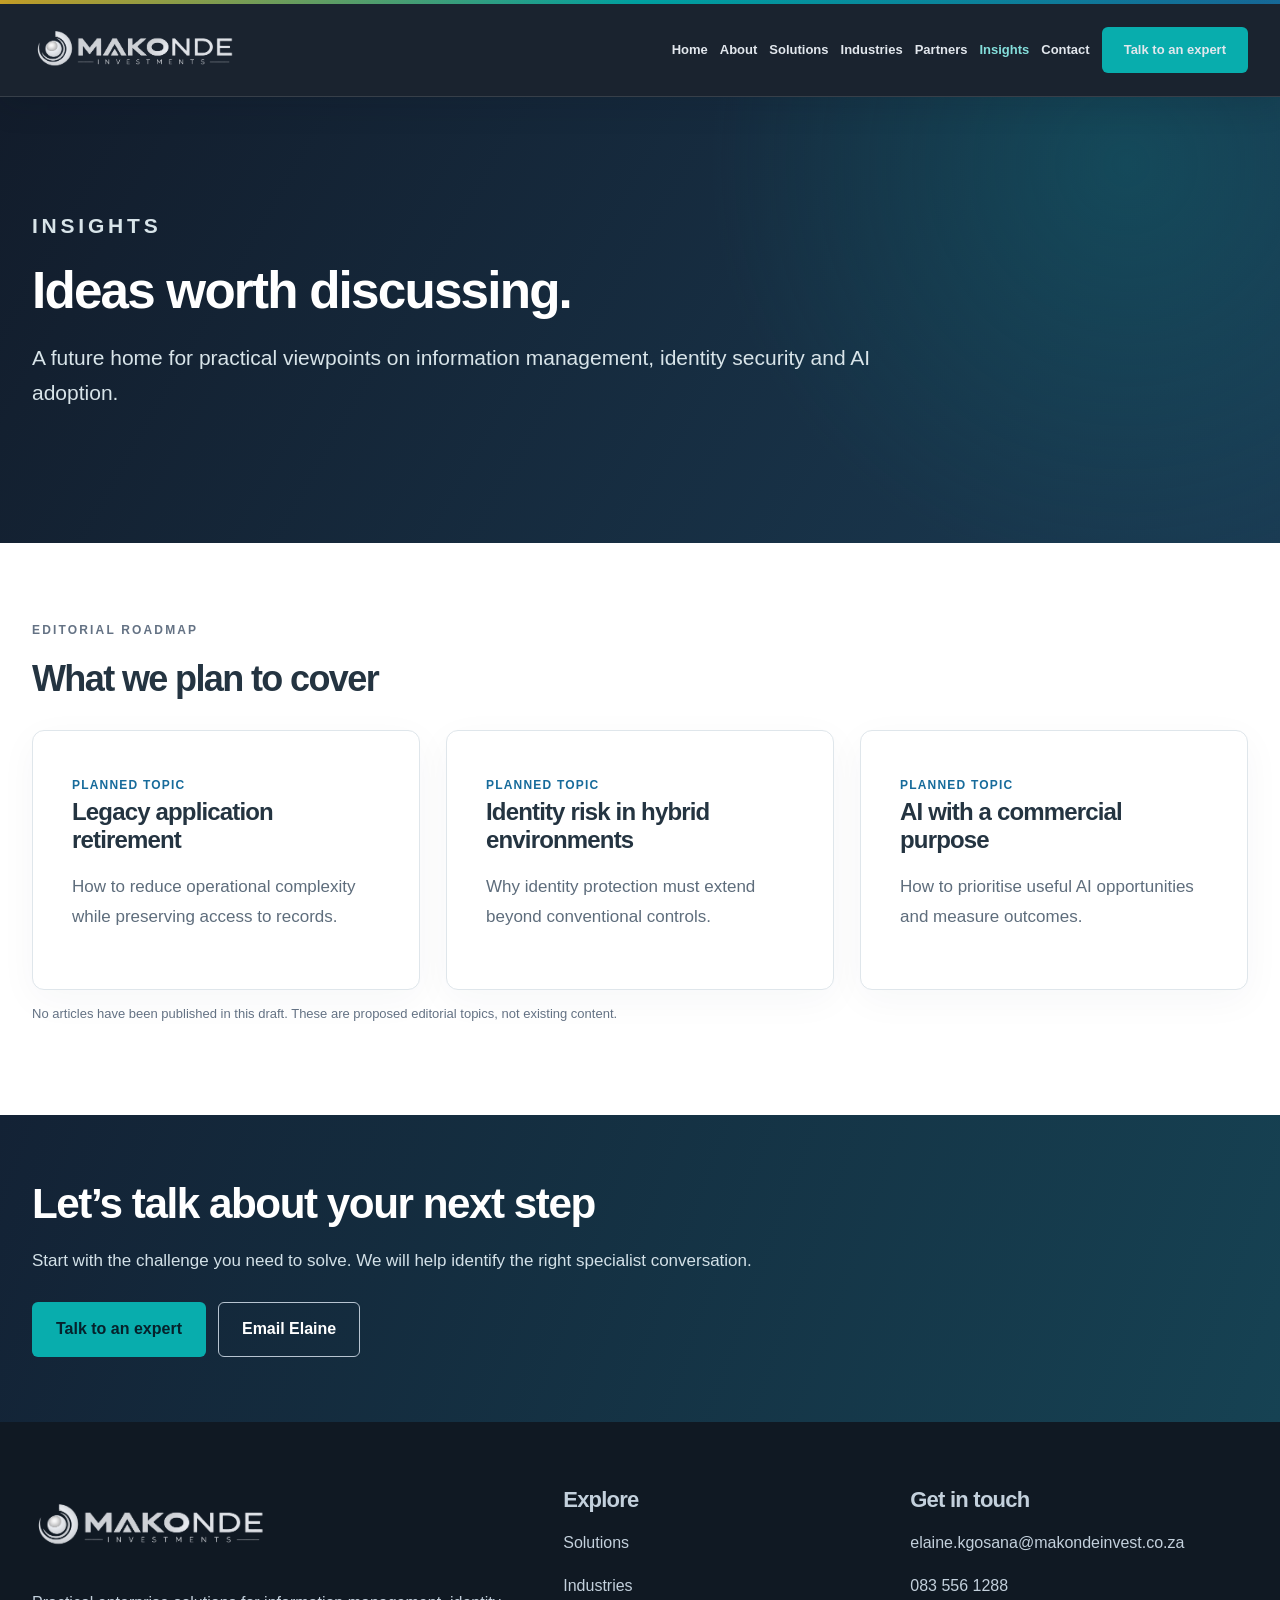
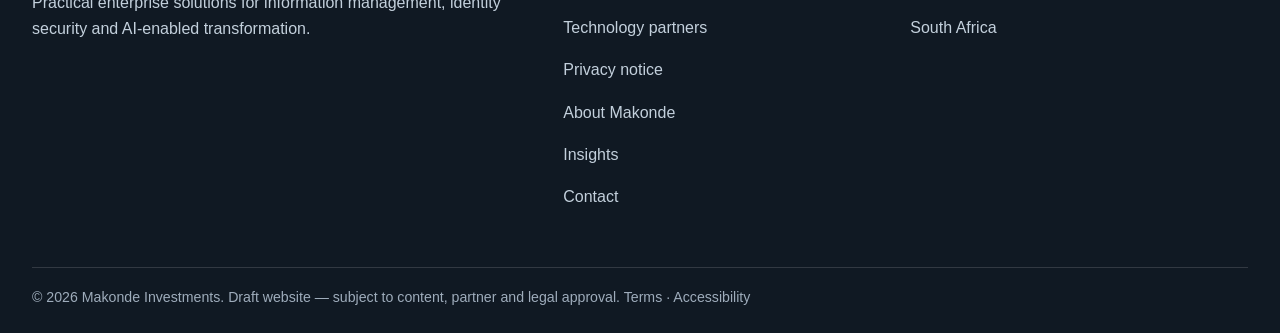
<file: insights.html>
<!DOCTYPE html>

<html lang="en-ZA"><head><meta charset="utf-8"/><meta content="width=device-width,initial-scale=1" name="viewport"/><meta content="Explore Makonde perspectives on legacy modernisation, enterprise information, identity resilience and responsible AI adoption in South Africa." name="description"/><meta content="#112A46" name="theme-color"/><meta content="index,follow,max-image-preview:large,max-snippet:-1,max-video-preview:-1" name="robots"/><title>Insights on Data, Identity Security &amp; AI | Makonde</title><link href="assets/style.css" rel="stylesheet"/><script defer="" src="assets/main.js"></script><link href="assets/favicon.svg" rel="icon" type="image/svg+xml"/><link href="https://www.makondeinvest.co.za/insights.html" rel="canonical"/><meta content="website" property="og:type"/><meta content="Makonde Investments" property="og:site_name"/><meta content="en_ZA" property="og:locale"/><meta content="Insights on Data, Identity Security &amp; AI | Makonde" property="og:title"/><meta content="Explore Makonde perspectives on legacy modernisation, enterprise information, identity resilience and responsible AI adoption in South Africa." property="og:description"/><meta content="https://www.makondeinvest.co.za/insights.html" property="og:url"/><meta content="https://www.makondeinvest.co.za/assets/makonde-social-card.png" property="og:image"/><meta content="1200" property="og:image:width"/><meta content="630" property="og:image:height"/><meta content="Makonde Investments — information, identity and intelligent decisions" property="og:image:alt"/><meta content="summary_large_image" name="twitter:card"/><meta content="Insights on Data, Identity Security &amp; AI | Makonde" name="twitter:title"/><meta content="Explore Makonde perspectives on legacy modernisation, enterprise information, identity resilience and responsible AI adoption in South Africa." name="twitter:description"/><meta content="https://www.makondeinvest.co.za/assets/makonde-social-card.png" name="twitter:image"/><script type="application/ld+json">{"@context":"https://schema.org","@graph":[{"@type":"Organization","@id":"https://www.makondeinvest.co.za/#organization","name":"Makonde Investments","alternateName":"Makonde","url":"https://www.makondeinvest.co.za/","logo":{"@type":"ImageObject","url":"https://www.makondeinvest.co.za/assets/makonde-logo-light.png"},"email":"elaine.kgosana@makondeinvest.co.za","telephone":"+27-83-556-1288","areaServed":{"@type":"Country","name":"South Africa"},"description":"South African enterprise technology business focused on information management, identity security and AI-enabled transformation."},{"@type":"WebSite","@id":"https://www.makondeinvest.co.za/#website","url":"https://www.makondeinvest.co.za/","name":"Makonde Investments","publisher":{"@id":"https://www.makondeinvest.co.za/#organization"},"inLanguage":"en-ZA"},{"@type":"WebPage","@id":"https://www.makondeinvest.co.za/insights.html#webpage","url":"https://www.makondeinvest.co.za/insights.html","name":"Insights on Data, Identity Security & AI | Makonde","description":"Explore Makonde perspectives on legacy modernisation, enterprise information, identity resilience and responsible AI adoption in South Africa.","isPartOf":{"@id":"https://www.makondeinvest.co.za/#website"},"inLanguage":"en-ZA"},{"@type":"BreadcrumbList","@id":"https://www.makondeinvest.co.za/insights.html#breadcrumb","itemListElement":[{"@type":"ListItem","position":1,"name":"Home","item":"https://www.makondeinvest.co.za/"},{"@type":"ListItem","position":2,"name":"Insights","item":"https://www.makondeinvest.co.za/insights.html"}]}]}</script></head><body><a class="skip-link" href="#main-content">Skip to main content</a><div class="topline"></div><header class="header"><div class="wrap nav"><a aria-label="Makonde home" class="brand" href="index.html"><img alt="Makonde Investments logo" decoding="async" src="assets/makonde-logo-light.png"/></a><button aria-controls="site-nav" aria-expanded="false" aria-label="Toggle main navigation" class="menu-toggle">Menu ☰</button><nav aria-label="Main navigation" class="navlinks" id="site-nav"><a href="index.html">Home</a><a href="about.html">About</a><a href="solutions.html">Solutions</a><a href="industries.html">Industries</a><a href="partners.html">Partners</a><a aria-current="page" href="insights.html">Insights</a><a href="contact.html">Contact</a><a class="btn btn-primary" href="contact.html">Talk to an expert</a></nav></div></header><main id="main-content"><section class="pagehead"><div class="wrap"><p class="eyebrow">Insights</p><h1>Ideas worth discussing.</h1><p>A future home for practical viewpoints on information management, identity security and AI adoption.</p></div></section><section class="section"><div class="wrap"><div class="intro"><p class="eyebrow">Editorial roadmap</p><h2>What we plan to cover</h2></div><div class="grid3"><article class="card"><span class="tag">Planned topic</span><h3>Legacy application retirement</h3><p>How to reduce operational complexity while preserving access to records.</p></article><article class="card"><span class="tag">Planned topic</span><h3>Identity risk in hybrid environments</h3><p>Why identity protection must extend beyond conventional controls.</p></article><article class="card"><span class="tag">Planned topic</span><h3>AI with a commercial purpose</h3><p>How to prioritise useful AI opportunities and measure outcomes.</p></article></div><p class="mini">No articles have been published in this draft. These are proposed editorial topics, not existing content.</p></div></section><section class="banner"><div class="wrap"><h2>Let’s talk about your next step</h2><p>Start with the challenge you need to solve. We will help identify the right specialist conversation.</p><div class="actions"><a class="btn btn-primary" href="contact.html">Talk to an expert</a><a class="btn btn-outline" href="mailto:elaine.kgosana@makondeinvest.co.za">Email Elaine</a></div></div></section></main><footer class="footer"><div class="wrap"><div class="footergrid"><div><img alt="Makonde Investments" decoding="async" loading="lazy" src="assets/makonde-logo-light.png"/><p>Practical enterprise solutions for information management, identity security and AI-enabled transformation.</p></div><div><h3>Explore</h3><p><a href="solutions.html">Solutions</a></p><p><a href="industries.html">Industries</a></p><p><a href="partners.html">Technology partners</a></p><p><a href="privacy.html">Privacy notice</a></p><p><a href="about.html">About Makonde</a></p><p><a href="insights.html">Insights</a></p><p><a href="contact.html">Contact</a></p></div><div><h3>Get in touch</h3><p><a href="mailto:elaine.kgosana@makondeinvest.co.za">elaine.kgosana@makondeinvest.co.za</a></p><p><a href="tel:+27835561288">083 556 1288</a></p><p>South Africa</p></div></div><small>© 2026 Makonde Investments. Draft website — subject to content, partner and legal approval. <a href="terms.html">Terms</a> · <a href="accessibility.html">Accessibility</a></small></div></footer></body></html>
</file>
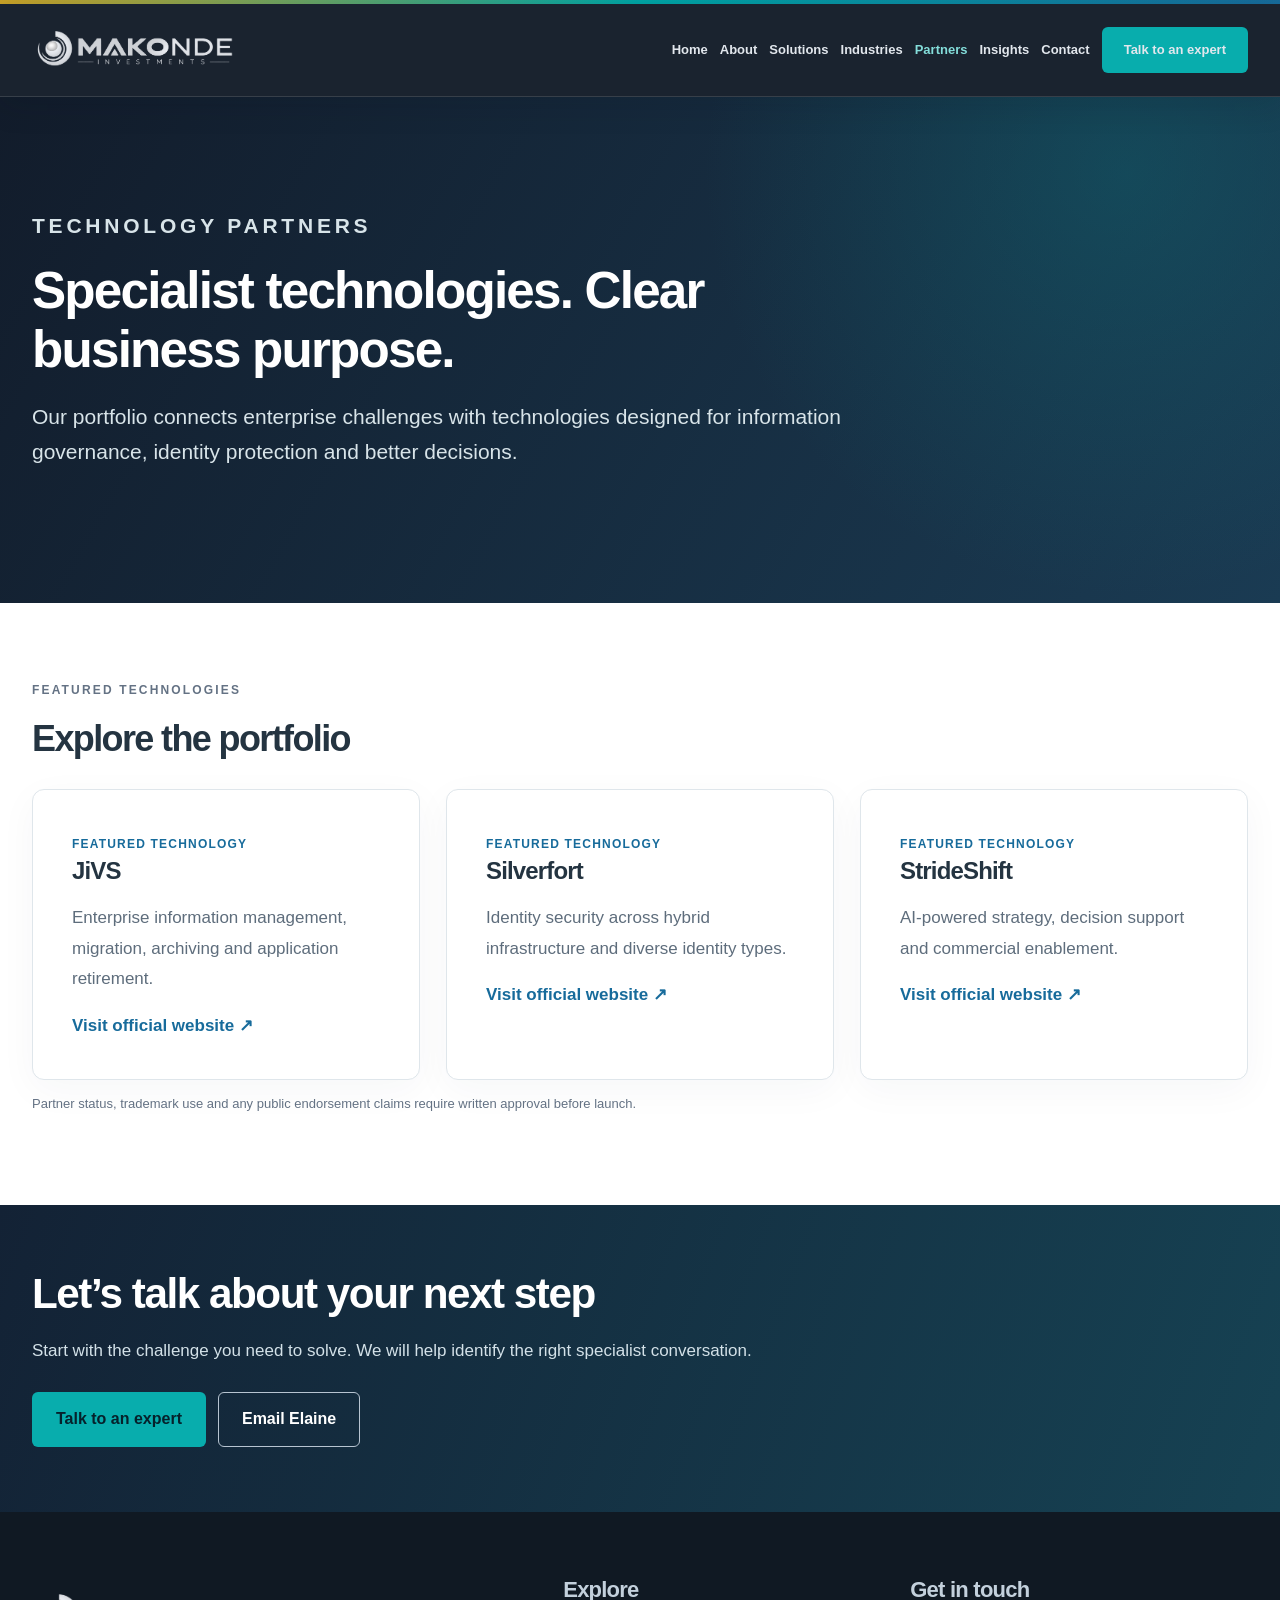
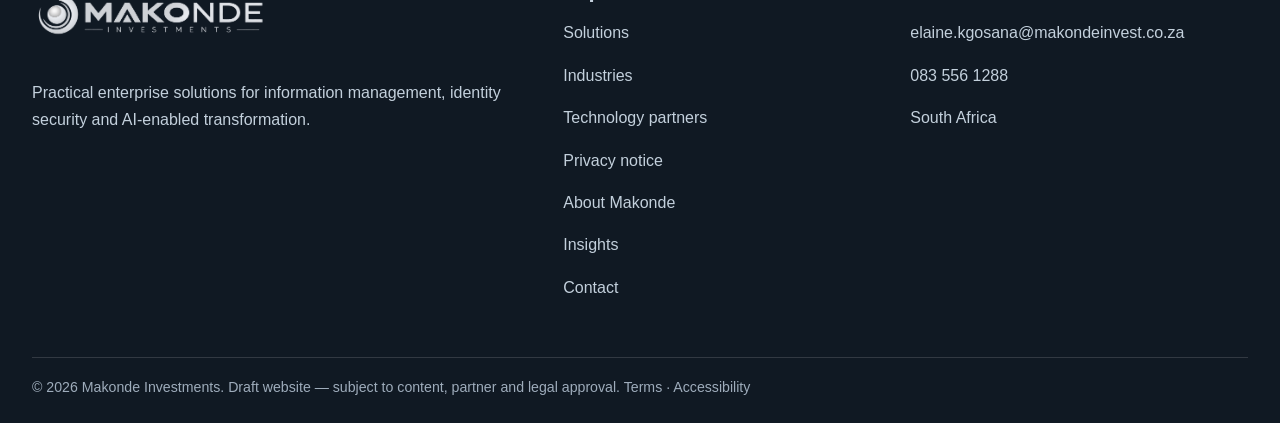
<file: partners.html>
<!DOCTYPE html>

<html lang="en-ZA"><head><meta charset="utf-8"/><meta content="width=device-width,initial-scale=1" name="viewport"/><meta content="Learn how Makonde brings together JiVS information management, Silverfort identity security and StrideShift AI capabilities for South African organisations." name="description"/><meta content="#112A46" name="theme-color"/><meta content="index,follow,max-image-preview:large,max-snippet:-1,max-video-preview:-1" name="robots"/><title>Technology Portfolio | JiVS, Silverfort &amp; StrideShift | Makonde</title><link href="assets/style.css" rel="stylesheet"/><script defer="" src="assets/main.js"></script><link href="assets/favicon.svg" rel="icon" type="image/svg+xml"/><link href="https://www.makondeinvest.co.za/partners.html" rel="canonical"/><meta content="website" property="og:type"/><meta content="Makonde Investments" property="og:site_name"/><meta content="en_ZA" property="og:locale"/><meta content="Technology Portfolio | JiVS, Silverfort &amp; StrideShift | Makonde" property="og:title"/><meta content="Learn how Makonde brings together JiVS information management, Silverfort identity security and StrideShift AI capabilities for South African organisations." property="og:description"/><meta content="https://www.makondeinvest.co.za/partners.html" property="og:url"/><meta content="https://www.makondeinvest.co.za/assets/makonde-social-card.png" property="og:image"/><meta content="1200" property="og:image:width"/><meta content="630" property="og:image:height"/><meta content="Makonde Investments — information, identity and intelligent decisions" property="og:image:alt"/><meta content="summary_large_image" name="twitter:card"/><meta content="Technology Portfolio | JiVS, Silverfort &amp; StrideShift | Makonde" name="twitter:title"/><meta content="Learn how Makonde brings together JiVS information management, Silverfort identity security and StrideShift AI capabilities for South African organisations." name="twitter:description"/><meta content="https://www.makondeinvest.co.za/assets/makonde-social-card.png" name="twitter:image"/><script type="application/ld+json">{"@context":"https://schema.org","@graph":[{"@type":"Organization","@id":"https://www.makondeinvest.co.za/#organization","name":"Makonde Investments","alternateName":"Makonde","url":"https://www.makondeinvest.co.za/","logo":{"@type":"ImageObject","url":"https://www.makondeinvest.co.za/assets/makonde-logo-light.png"},"email":"elaine.kgosana@makondeinvest.co.za","telephone":"+27-83-556-1288","areaServed":{"@type":"Country","name":"South Africa"},"description":"South African enterprise technology business focused on information management, identity security and AI-enabled transformation."},{"@type":"WebSite","@id":"https://www.makondeinvest.co.za/#website","url":"https://www.makondeinvest.co.za/","name":"Makonde Investments","publisher":{"@id":"https://www.makondeinvest.co.za/#organization"},"inLanguage":"en-ZA"},{"@type":"WebPage","@id":"https://www.makondeinvest.co.za/partners.html#webpage","url":"https://www.makondeinvest.co.za/partners.html","name":"Technology Portfolio | JiVS, Silverfort & StrideShift | Makonde","description":"Learn how Makonde brings together JiVS information management, Silverfort identity security and StrideShift AI capabilities for South African organisations.","isPartOf":{"@id":"https://www.makondeinvest.co.za/#website"},"inLanguage":"en-ZA"},{"@type":"BreadcrumbList","@id":"https://www.makondeinvest.co.za/partners.html#breadcrumb","itemListElement":[{"@type":"ListItem","position":1,"name":"Home","item":"https://www.makondeinvest.co.za/"},{"@type":"ListItem","position":2,"name":"Partners","item":"https://www.makondeinvest.co.za/partners.html"}]}]}</script></head><body><a class="skip-link" href="#main-content">Skip to main content</a><div class="topline"></div><header class="header"><div class="wrap nav"><a aria-label="Makonde home" class="brand" href="index.html"><img alt="Makonde Investments logo" decoding="async" src="assets/makonde-logo-light.png"/></a><button aria-controls="site-nav" aria-expanded="false" aria-label="Toggle main navigation" class="menu-toggle">Menu ☰</button><nav aria-label="Main navigation" class="navlinks" id="site-nav"><a href="index.html">Home</a><a href="about.html">About</a><a href="solutions.html">Solutions</a><a href="industries.html">Industries</a><a aria-current="page" href="partners.html">Partners</a><a href="insights.html">Insights</a><a href="contact.html">Contact</a><a class="btn btn-primary" href="contact.html">Talk to an expert</a></nav></div></header><main id="main-content"><section class="pagehead"><div class="wrap"><p class="eyebrow">Technology partners</p><h1>Specialist technologies. Clear business purpose.</h1><p>Our portfolio connects enterprise challenges with technologies designed for information governance, identity protection and better decisions.</p></div></section><section class="section"><div class="wrap"><div class="intro"><p class="eyebrow">Featured technologies</p><h2>Explore the portfolio</h2></div><div class="grid3"><article class="card"><span class="tag">Featured technology</span><h3>JiVS</h3><p>Enterprise information management, migration, archiving and application retirement.</p><a class="more" href="https://www.jivs.com" rel="noopener noreferrer" target="_blank">Visit official website ↗</a></article><article class="card"><span class="tag">Featured technology</span><h3>Silverfort</h3><p>Identity security across hybrid infrastructure and diverse identity types.</p><a class="more" href="https://www.silverfort.com" rel="noopener noreferrer" target="_blank">Visit official website ↗</a></article><article class="card"><span class="tag">Featured technology</span><h3>StrideShift</h3><p>AI-powered strategy, decision support and commercial enablement.</p><a class="more" href="https://www.strideshift.ai" rel="noopener noreferrer" target="_blank">Visit official website ↗</a></article></div><p class="mini">Partner status, trademark use and any public endorsement claims require written approval before launch.</p></div></section><section class="banner"><div class="wrap"><h2>Let’s talk about your next step</h2><p>Start with the challenge you need to solve. We will help identify the right specialist conversation.</p><div class="actions"><a class="btn btn-primary" href="contact.html">Talk to an expert</a><a class="btn btn-outline" href="mailto:elaine.kgosana@makondeinvest.co.za">Email Elaine</a></div></div></section></main><footer class="footer"><div class="wrap"><div class="footergrid"><div><img alt="Makonde Investments" decoding="async" loading="lazy" src="assets/makonde-logo-light.png"/><p>Practical enterprise solutions for information management, identity security and AI-enabled transformation.</p></div><div><h3>Explore</h3><p><a href="solutions.html">Solutions</a></p><p><a href="industries.html">Industries</a></p><p><a href="partners.html">Technology partners</a></p><p><a href="privacy.html">Privacy notice</a></p><p><a href="about.html">About Makonde</a></p><p><a href="insights.html">Insights</a></p><p><a href="contact.html">Contact</a></p></div><div><h3>Get in touch</h3><p><a href="mailto:elaine.kgosana@makondeinvest.co.za">elaine.kgosana@makondeinvest.co.za</a></p><p><a href="tel:+27835561288">083 556 1288</a></p><p>South Africa</p></div></div><small>© 2026 Makonde Investments. Draft website — subject to content, partner and legal approval. <a href="terms.html">Terms</a> · <a href="accessibility.html">Accessibility</a></small></div></footer></body></html>
</file>
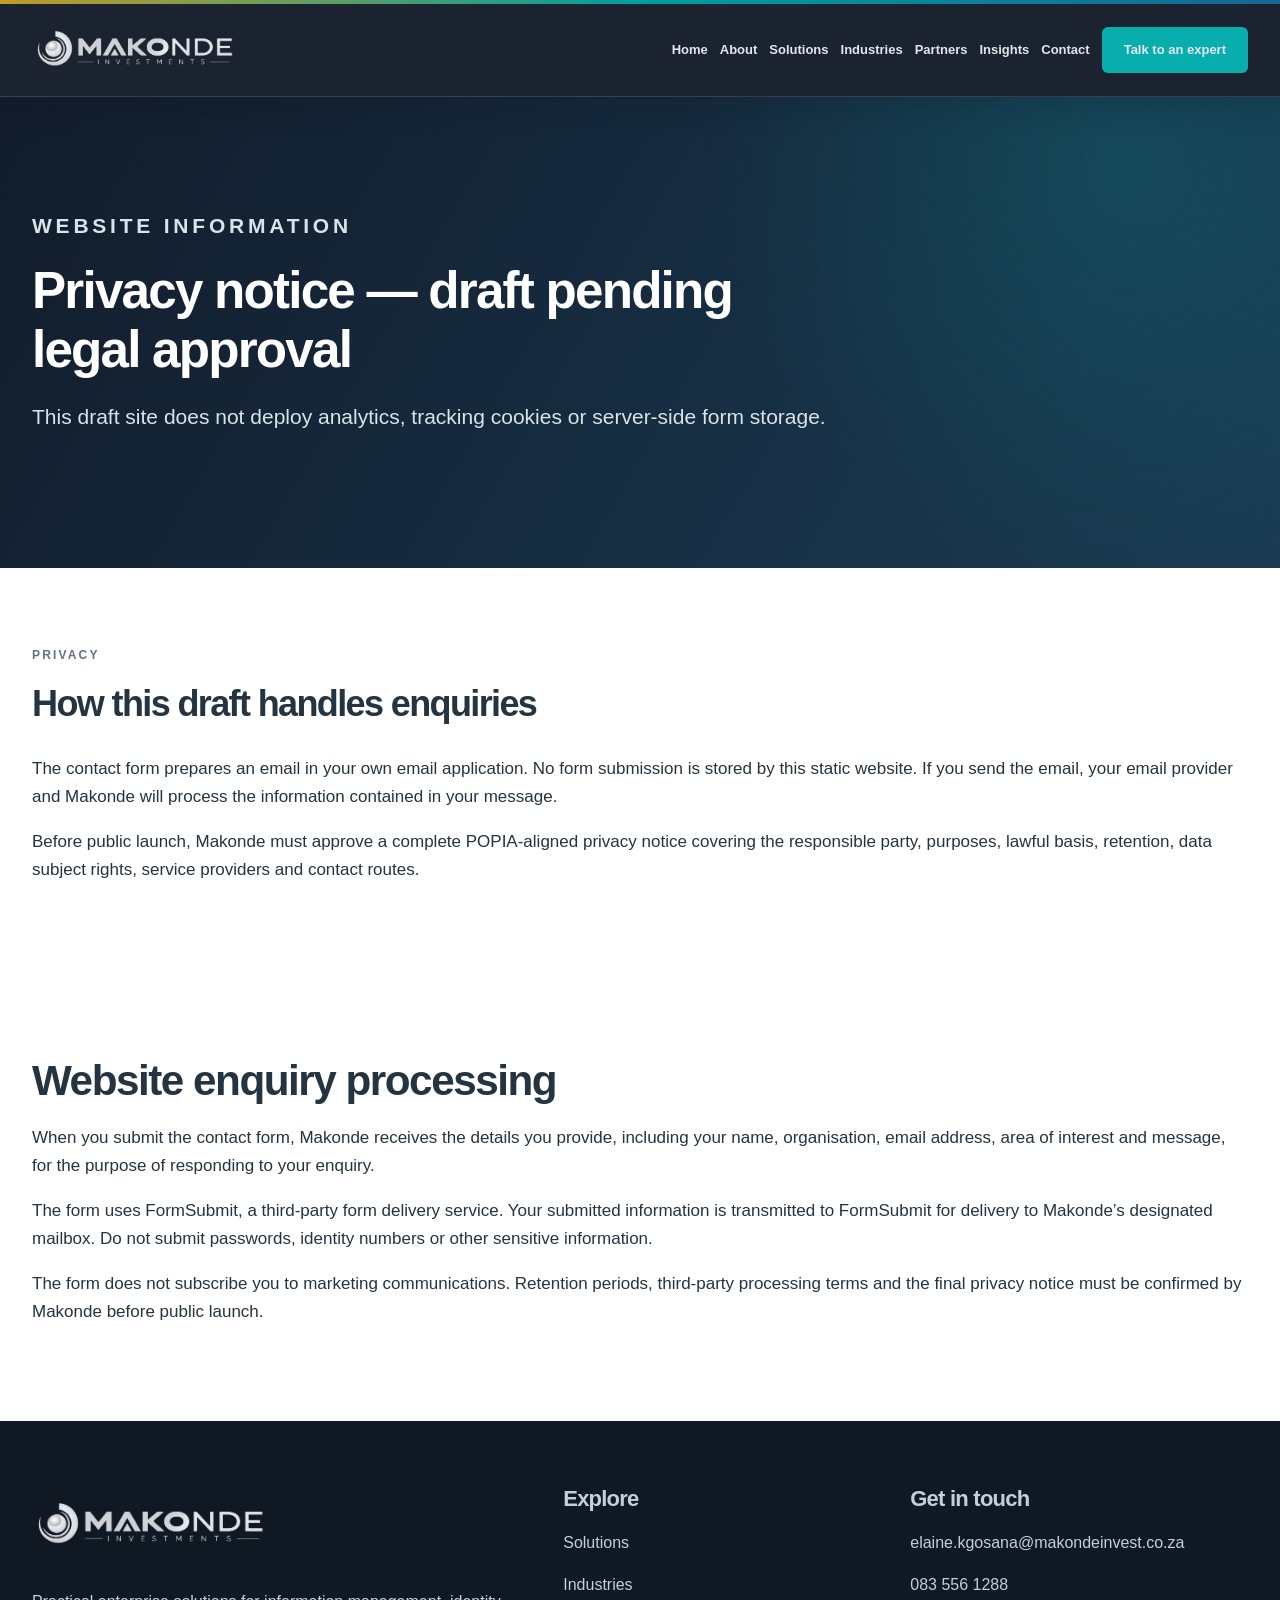
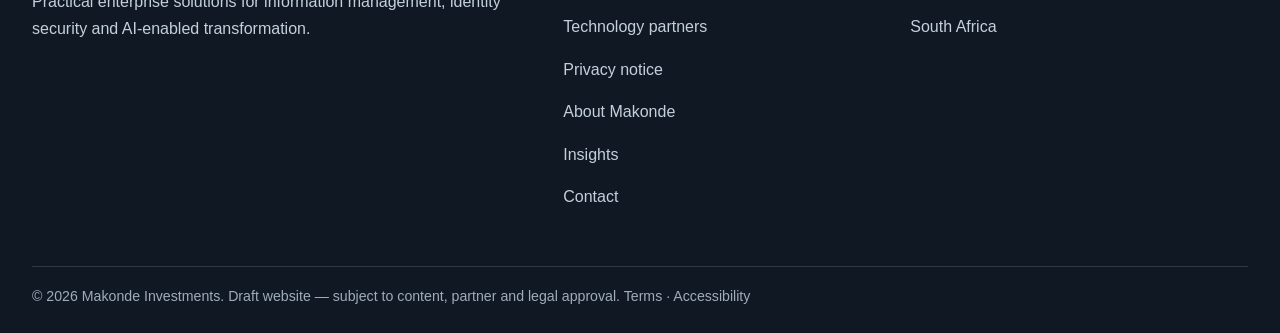
<file: privacy.html>
<!DOCTYPE html>

<html lang="en-ZA"><head><meta charset="utf-8"/><meta content="width=device-width,initial-scale=1" name="viewport"/><meta content="Read Makonde’s draft privacy notice about website enquiries, contact information and third-party FormSubmit processing." name="description"/><meta content="#112A46" name="theme-color"/><meta content="index,follow,max-image-preview:large,max-snippet:-1,max-video-preview:-1" name="robots"/><title>Privacy Notice | Makonde Investments</title><link href="assets/style.css" rel="stylesheet"/><script defer="" src="assets/main.js"></script><link href="assets/favicon.svg" rel="icon" type="image/svg+xml"/><link href="https://www.makondeinvest.co.za/privacy.html" rel="canonical"/><meta content="website" property="og:type"/><meta content="Makonde Investments" property="og:site_name"/><meta content="en_ZA" property="og:locale"/><meta content="Privacy Notice | Makonde Investments" property="og:title"/><meta content="Read Makonde’s draft privacy notice about website enquiries, contact information and third-party FormSubmit processing." property="og:description"/><meta content="https://www.makondeinvest.co.za/privacy.html" property="og:url"/><meta content="https://www.makondeinvest.co.za/assets/makonde-social-card.png" property="og:image"/><meta content="1200" property="og:image:width"/><meta content="630" property="og:image:height"/><meta content="Makonde Investments — information, identity and intelligent decisions" property="og:image:alt"/><meta content="summary_large_image" name="twitter:card"/><meta content="Privacy Notice | Makonde Investments" name="twitter:title"/><meta content="Read Makonde’s draft privacy notice about website enquiries, contact information and third-party FormSubmit processing." name="twitter:description"/><meta content="https://www.makondeinvest.co.za/assets/makonde-social-card.png" name="twitter:image"/><script type="application/ld+json">{"@context":"https://schema.org","@graph":[{"@type":"Organization","@id":"https://www.makondeinvest.co.za/#organization","name":"Makonde Investments","alternateName":"Makonde","url":"https://www.makondeinvest.co.za/","logo":{"@type":"ImageObject","url":"https://www.makondeinvest.co.za/assets/makonde-logo-light.png"},"email":"elaine.kgosana@makondeinvest.co.za","telephone":"+27-83-556-1288","areaServed":{"@type":"Country","name":"South Africa"},"description":"South African enterprise technology business focused on information management, identity security and AI-enabled transformation."},{"@type":"WebSite","@id":"https://www.makondeinvest.co.za/#website","url":"https://www.makondeinvest.co.za/","name":"Makonde Investments","publisher":{"@id":"https://www.makondeinvest.co.za/#organization"},"inLanguage":"en-ZA"},{"@type":"WebPage","@id":"https://www.makondeinvest.co.za/privacy.html#webpage","url":"https://www.makondeinvest.co.za/privacy.html","name":"Privacy Notice | Makonde Investments","description":"Read Makonde’s draft privacy notice about website enquiries, contact information and third-party FormSubmit processing.","isPartOf":{"@id":"https://www.makondeinvest.co.za/#website"},"inLanguage":"en-ZA"},{"@type":"BreadcrumbList","@id":"https://www.makondeinvest.co.za/privacy.html#breadcrumb","itemListElement":[{"@type":"ListItem","position":1,"name":"Home","item":"https://www.makondeinvest.co.za/"},{"@type":"ListItem","position":2,"name":"Privacy","item":"https://www.makondeinvest.co.za/privacy.html"}]}]}</script></head><body><a class="skip-link" href="#main-content">Skip to main content</a><div class="topline"></div><header class="header"><div class="wrap nav"><a aria-label="Makonde home" class="brand" href="index.html"><img alt="Makonde Investments logo" decoding="async" src="assets/makonde-logo-light.png"/></a><button aria-controls="site-nav" aria-expanded="false" aria-label="Toggle main navigation" class="menu-toggle">Menu ☰</button><nav aria-label="Main navigation" class="navlinks" id="site-nav"><a href="index.html">Home</a><a href="about.html">About</a><a href="solutions.html">Solutions</a><a href="industries.html">Industries</a><a href="partners.html">Partners</a><a href="insights.html">Insights</a><a href="contact.html">Contact</a><a class="btn btn-primary" href="contact.html">Talk to an expert</a></nav></div></header><main id="main-content"><section class="pagehead"><div class="wrap"><p class="eyebrow">Website information</p><h1>Privacy notice — draft pending legal approval</h1><p>This draft site does not deploy analytics, tracking cookies or server-side form storage.</p></div></section><section class="section"><div class="wrap"><div class="intro"><p class="eyebrow">Privacy</p><h2>How this draft handles enquiries</h2></div><p>The contact form prepares an email in your own email application. No form submission is stored by this static website. If you send the email, your email provider and Makonde will process the information contained in your message.</p><p>Before public launch, Makonde must approve a complete POPIA-aligned privacy notice covering the responsible party, purposes, lawful basis, retention, data subject rights, service providers and contact routes.</p></div></section><section class="section"><div class="wrap"><h2>Website enquiry processing</h2><p>When you submit the contact form, Makonde receives the details you provide, including your name, organisation, email address, area of interest and message, for the purpose of responding to your enquiry.</p><p>The form uses FormSubmit, a third-party form delivery service. Your submitted information is transmitted to FormSubmit for delivery to Makonde’s designated mailbox. Do not submit passwords, identity numbers or other sensitive information.</p><p>The form does not subscribe you to marketing communications. Retention periods, third-party processing terms and the final privacy notice must be confirmed by Makonde before public launch.</p></div></section></main><footer class="footer"><div class="wrap"><div class="footergrid"><div><img alt="Makonde Investments" decoding="async" loading="lazy" src="assets/makonde-logo-light.png"/><p>Practical enterprise solutions for information management, identity security and AI-enabled transformation.</p></div><div><h3>Explore</h3><p><a href="solutions.html">Solutions</a></p><p><a href="industries.html">Industries</a></p><p><a href="partners.html">Technology partners</a></p><p><a href="privacy.html">Privacy notice</a></p><p><a href="about.html">About Makonde</a></p><p><a href="insights.html">Insights</a></p><p><a href="contact.html">Contact</a></p></div><div><h3>Get in touch</h3><p><a href="mailto:elaine.kgosana@makondeinvest.co.za">elaine.kgosana@makondeinvest.co.za</a></p><p><a href="tel:+27835561288">083 556 1288</a></p><p>South Africa</p></div></div><small>© 2026 Makonde Investments. Draft website — subject to content, partner and legal approval. <a href="terms.html">Terms</a> · <a href="accessibility.html">Accessibility</a></small></div></footer></body></html>
</file>
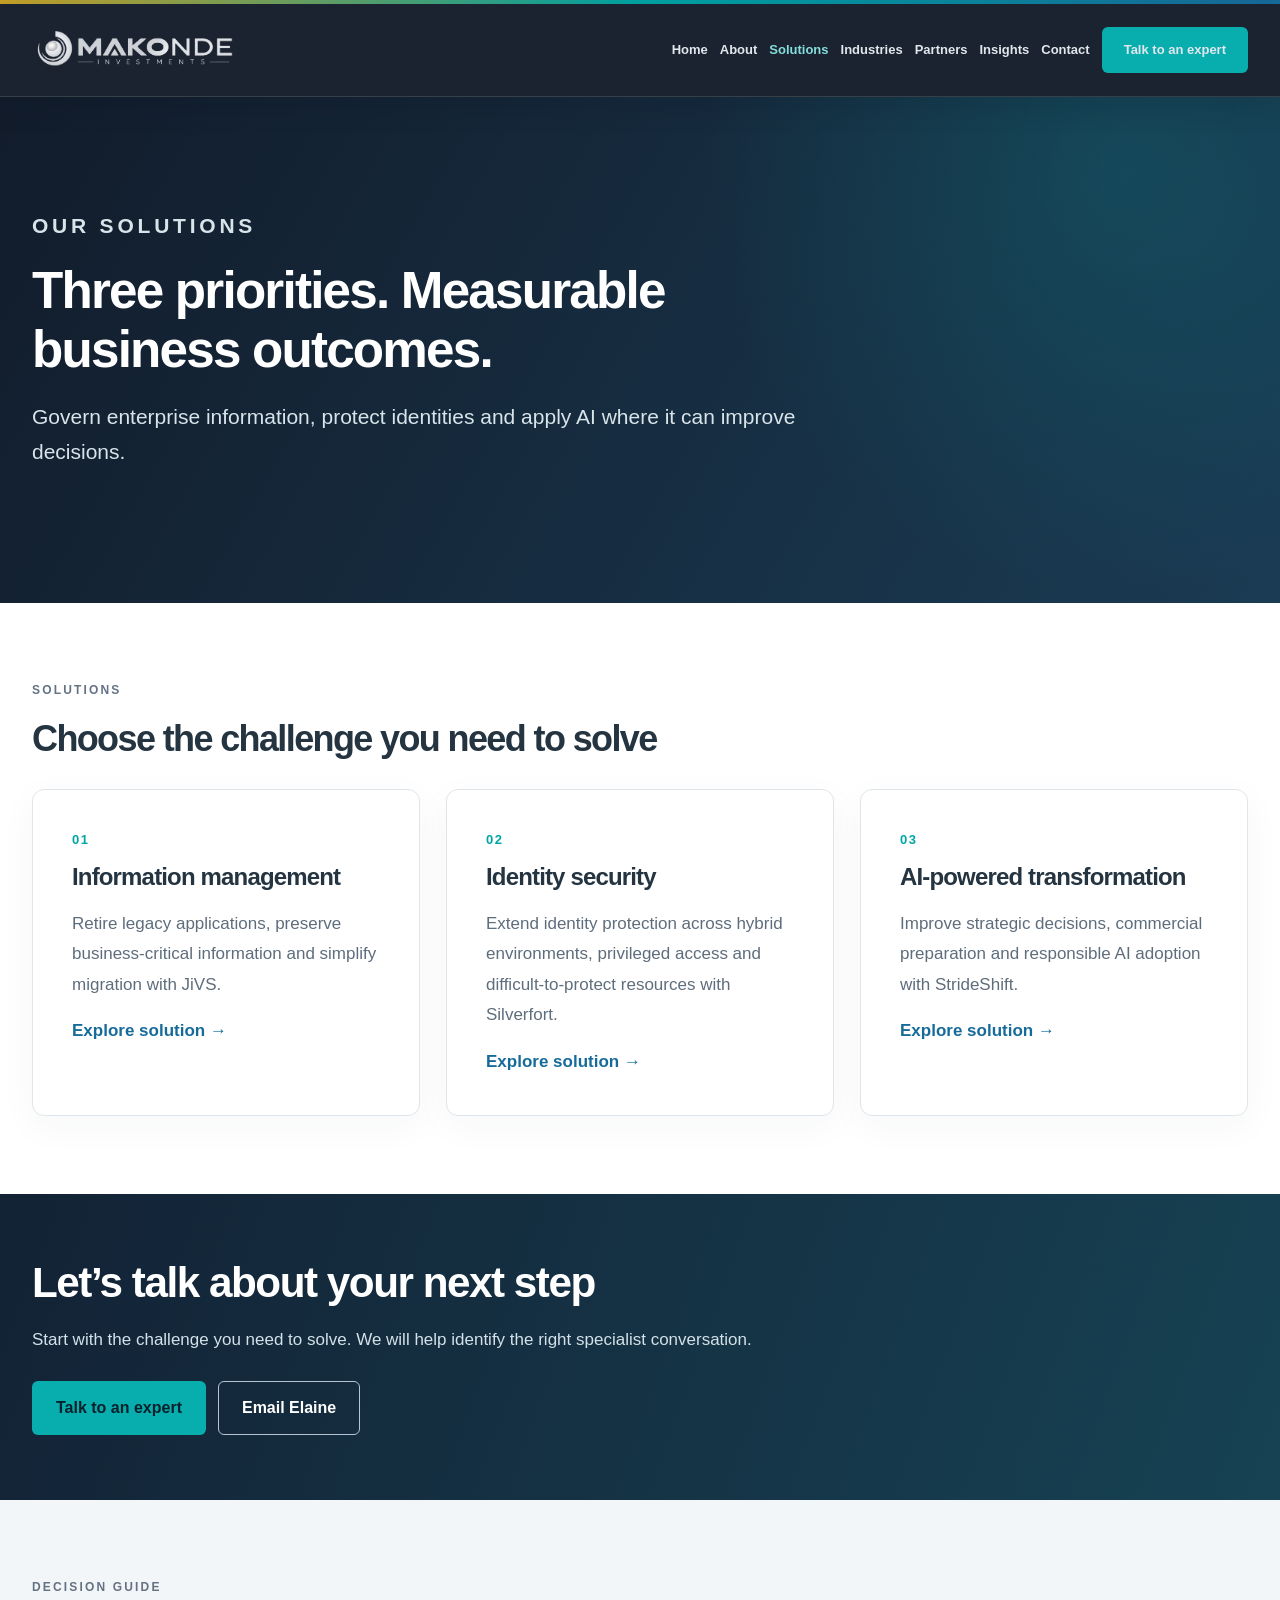
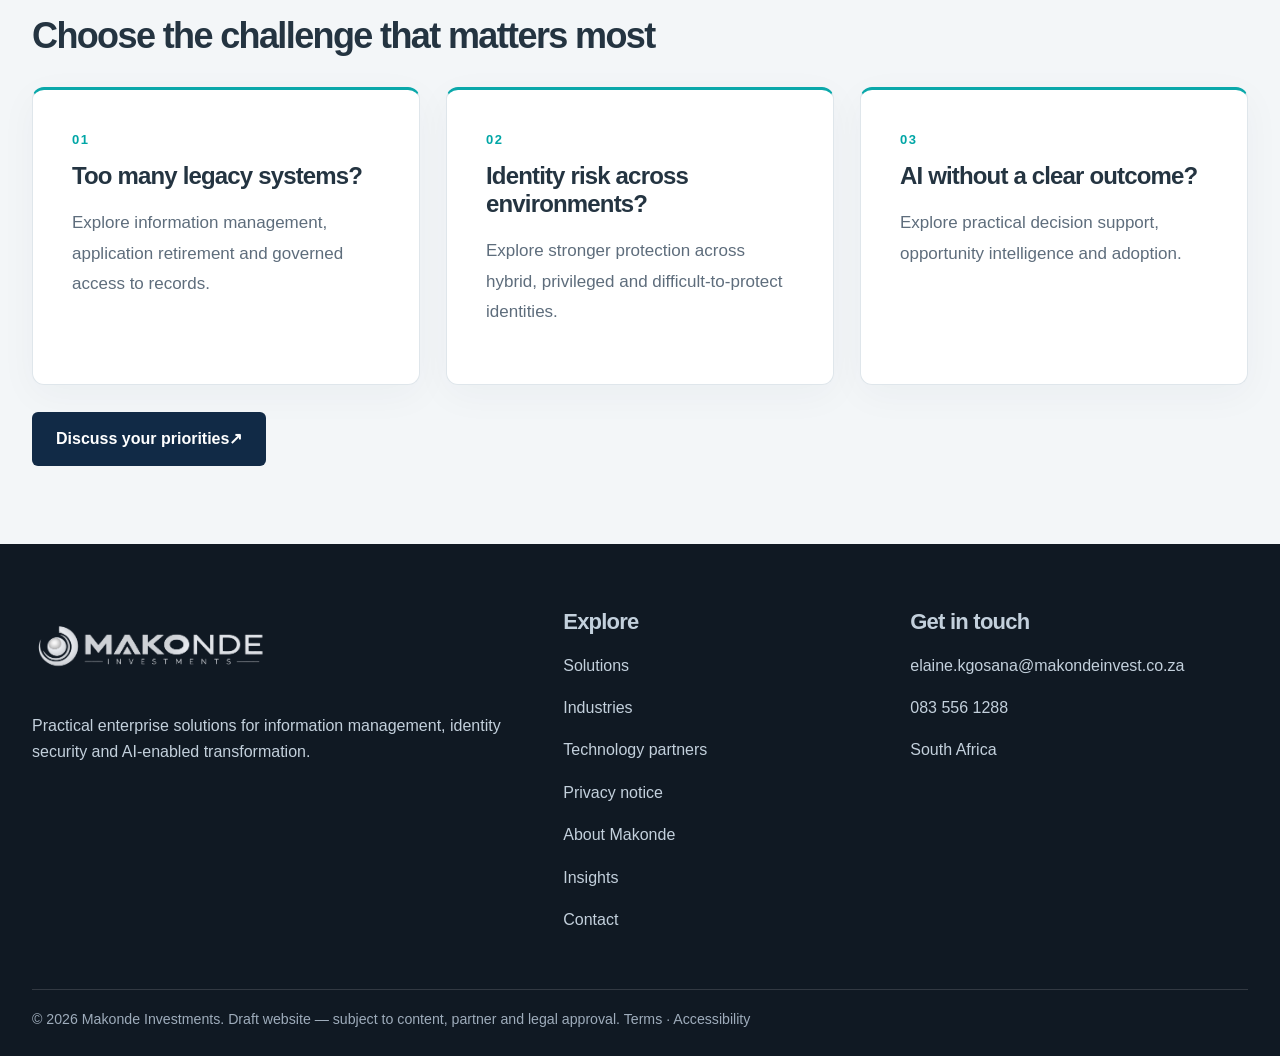
<file: solutions.html>
<!DOCTYPE html>

<html lang="en-ZA"><head><meta charset="utf-8"/><meta content="width=device-width,initial-scale=1" name="viewport"/><meta content="Explore Makonde’s enterprise solutions: JiVS information management and archiving, Silverfort identity security and StrideShift AI-powered transformation." name="description"/><meta content="#112A46" name="theme-color"/><meta content="index,follow,max-image-preview:large,max-snippet:-1,max-video-preview:-1" name="robots"/><title>Enterprise Technology Solutions | Makonde South Africa</title><link href="assets/style.css" rel="stylesheet"/><script defer="" src="assets/main.js"></script><link href="assets/favicon.svg" rel="icon" type="image/svg+xml"/><link href="https://www.makondeinvest.co.za/solutions.html" rel="canonical"/><meta content="website" property="og:type"/><meta content="Makonde Investments" property="og:site_name"/><meta content="en_ZA" property="og:locale"/><meta content="Enterprise Technology Solutions | Makonde South Africa" property="og:title"/><meta content="Explore Makonde’s enterprise solutions: JiVS information management and archiving, Silverfort identity security and StrideShift AI-powered transformation." property="og:description"/><meta content="https://www.makondeinvest.co.za/solutions.html" property="og:url"/><meta content="https://www.makondeinvest.co.za/assets/makonde-social-card.png" property="og:image"/><meta content="1200" property="og:image:width"/><meta content="630" property="og:image:height"/><meta content="Makonde Investments — information, identity and intelligent decisions" property="og:image:alt"/><meta content="summary_large_image" name="twitter:card"/><meta content="Enterprise Technology Solutions | Makonde South Africa" name="twitter:title"/><meta content="Explore Makonde’s enterprise solutions: JiVS information management and archiving, Silverfort identity security and StrideShift AI-powered transformation." name="twitter:description"/><meta content="https://www.makondeinvest.co.za/assets/makonde-social-card.png" name="twitter:image"/><script type="application/ld+json">{"@context":"https://schema.org","@graph":[{"@type":"Organization","@id":"https://www.makondeinvest.co.za/#organization","name":"Makonde Investments","alternateName":"Makonde","url":"https://www.makondeinvest.co.za/","logo":{"@type":"ImageObject","url":"https://www.makondeinvest.co.za/assets/makonde-logo-light.png"},"email":"elaine.kgosana@makondeinvest.co.za","telephone":"+27-83-556-1288","areaServed":{"@type":"Country","name":"South Africa"},"description":"South African enterprise technology business focused on information management, identity security and AI-enabled transformation."},{"@type":"WebSite","@id":"https://www.makondeinvest.co.za/#website","url":"https://www.makondeinvest.co.za/","name":"Makonde Investments","publisher":{"@id":"https://www.makondeinvest.co.za/#organization"},"inLanguage":"en-ZA"},{"@type":"WebPage","@id":"https://www.makondeinvest.co.za/solutions.html#webpage","url":"https://www.makondeinvest.co.za/solutions.html","name":"Enterprise Technology Solutions | Makonde South Africa","description":"Explore Makonde’s enterprise solutions: JiVS information management and archiving, Silverfort identity security and StrideShift AI-powered transformation.","isPartOf":{"@id":"https://www.makondeinvest.co.za/#website"},"inLanguage":"en-ZA"},{"@type":"BreadcrumbList","@id":"https://www.makondeinvest.co.za/solutions.html#breadcrumb","itemListElement":[{"@type":"ListItem","position":1,"name":"Home","item":"https://www.makondeinvest.co.za/"},{"@type":"ListItem","position":2,"name":"Solutions","item":"https://www.makondeinvest.co.za/solutions.html"}]}]}</script></head><body><a class="skip-link" href="#main-content">Skip to main content</a><div class="topline"></div><header class="header"><div class="wrap nav"><a aria-label="Makonde home" class="brand" href="index.html"><img alt="Makonde Investments logo" decoding="async" src="assets/makonde-logo-light.png"/></a><button aria-controls="site-nav" aria-expanded="false" aria-label="Toggle main navigation" class="menu-toggle">Menu ☰</button><nav aria-label="Main navigation" class="navlinks" id="site-nav"><a href="index.html">Home</a><a href="about.html">About</a><a aria-current="page" href="solutions.html">Solutions</a><a href="industries.html">Industries</a><a href="partners.html">Partners</a><a href="insights.html">Insights</a><a href="contact.html">Contact</a><a class="btn btn-primary" href="contact.html">Talk to an expert</a></nav></div></header><main id="main-content"><section class="pagehead"><div class="wrap"><p class="eyebrow">Our solutions</p><h1>Three priorities. Measurable business outcomes.</h1><p>Govern enterprise information, protect identities and apply AI where it can improve decisions.</p></div></section><section class="section"><div class="wrap"><div class="intro"><p class="eyebrow">Solutions</p><h2>Choose the challenge you need to solve</h2></div><div class="grid3"><article class="card"><span class="number">01</span><h3>Information management</h3><p>Retire legacy applications, preserve business-critical information and simplify migration with JiVS.</p><a class="more" href="information-management.html">Explore solution →</a></article><article class="card"><span class="number">02</span><h3>Identity security</h3><p>Extend identity protection across hybrid environments, privileged access and difficult-to-protect resources with Silverfort.</p><a class="more" href="identity-security.html">Explore solution →</a></article><article class="card"><span class="number">03</span><h3>AI-powered transformation</h3><p>Improve strategic decisions, commercial preparation and responsible AI adoption with StrideShift.</p><a class="more" href="ai-transformation.html">Explore solution →</a></article></div></div></section><section class="banner"><div class="wrap"><h2>Let’s talk about your next step</h2><p>Start with the challenge you need to solve. We will help identify the right specialist conversation.</p><div class="actions"><a class="btn btn-primary" href="contact.html">Talk to an expert</a><a class="btn btn-outline" href="mailto:elaine.kgosana@makondeinvest.co.za">Email Elaine</a></div></div></section><section class="section section-soft"><div class="wrap"><div class="intro"><p class="eyebrow">Decision guide</p><h2>Choose the challenge that matters most</h2></div><div class="grid3"><article class="card card-accent"><span class="number">01</span><h3>Too many legacy systems?</h3><p>Explore information management, application retirement and governed access to records.</p></article><article class="card card-accent"><span class="number">02</span><h3>Identity risk across environments?</h3><p>Explore stronger protection across hybrid, privileged and difficult-to-protect identities.</p></article><article class="card card-accent"><span class="number">03</span><h3>AI without a clear outcome?</h3><p>Explore practical decision support, opportunity intelligence and adoption.</p></article></div><div class="actions"><a class="btn btn-light" href="contact.html">Discuss your priorities <span aria-hidden="true">↗</span></a></div></div></section></main><footer class="footer"><div class="wrap"><div class="footergrid"><div><img alt="Makonde Investments" decoding="async" loading="lazy" src="assets/makonde-logo-light.png"/><p>Practical enterprise solutions for information management, identity security and AI-enabled transformation.</p></div><div><h3>Explore</h3><p><a href="solutions.html">Solutions</a></p><p><a href="industries.html">Industries</a></p><p><a href="partners.html">Technology partners</a></p><p><a href="privacy.html">Privacy notice</a></p><p><a href="about.html">About Makonde</a></p><p><a href="insights.html">Insights</a></p><p><a href="contact.html">Contact</a></p></div><div><h3>Get in touch</h3><p><a href="mailto:elaine.kgosana@makondeinvest.co.za">elaine.kgosana@makondeinvest.co.za</a></p><p><a href="tel:+27835561288">083 556 1288</a></p><p>South Africa</p></div></div><small>© 2026 Makonde Investments. Draft website — subject to content, partner and legal approval. <a href="terms.html">Terms</a> · <a href="accessibility.html">Accessibility</a></small></div></footer></body></html>
</file>
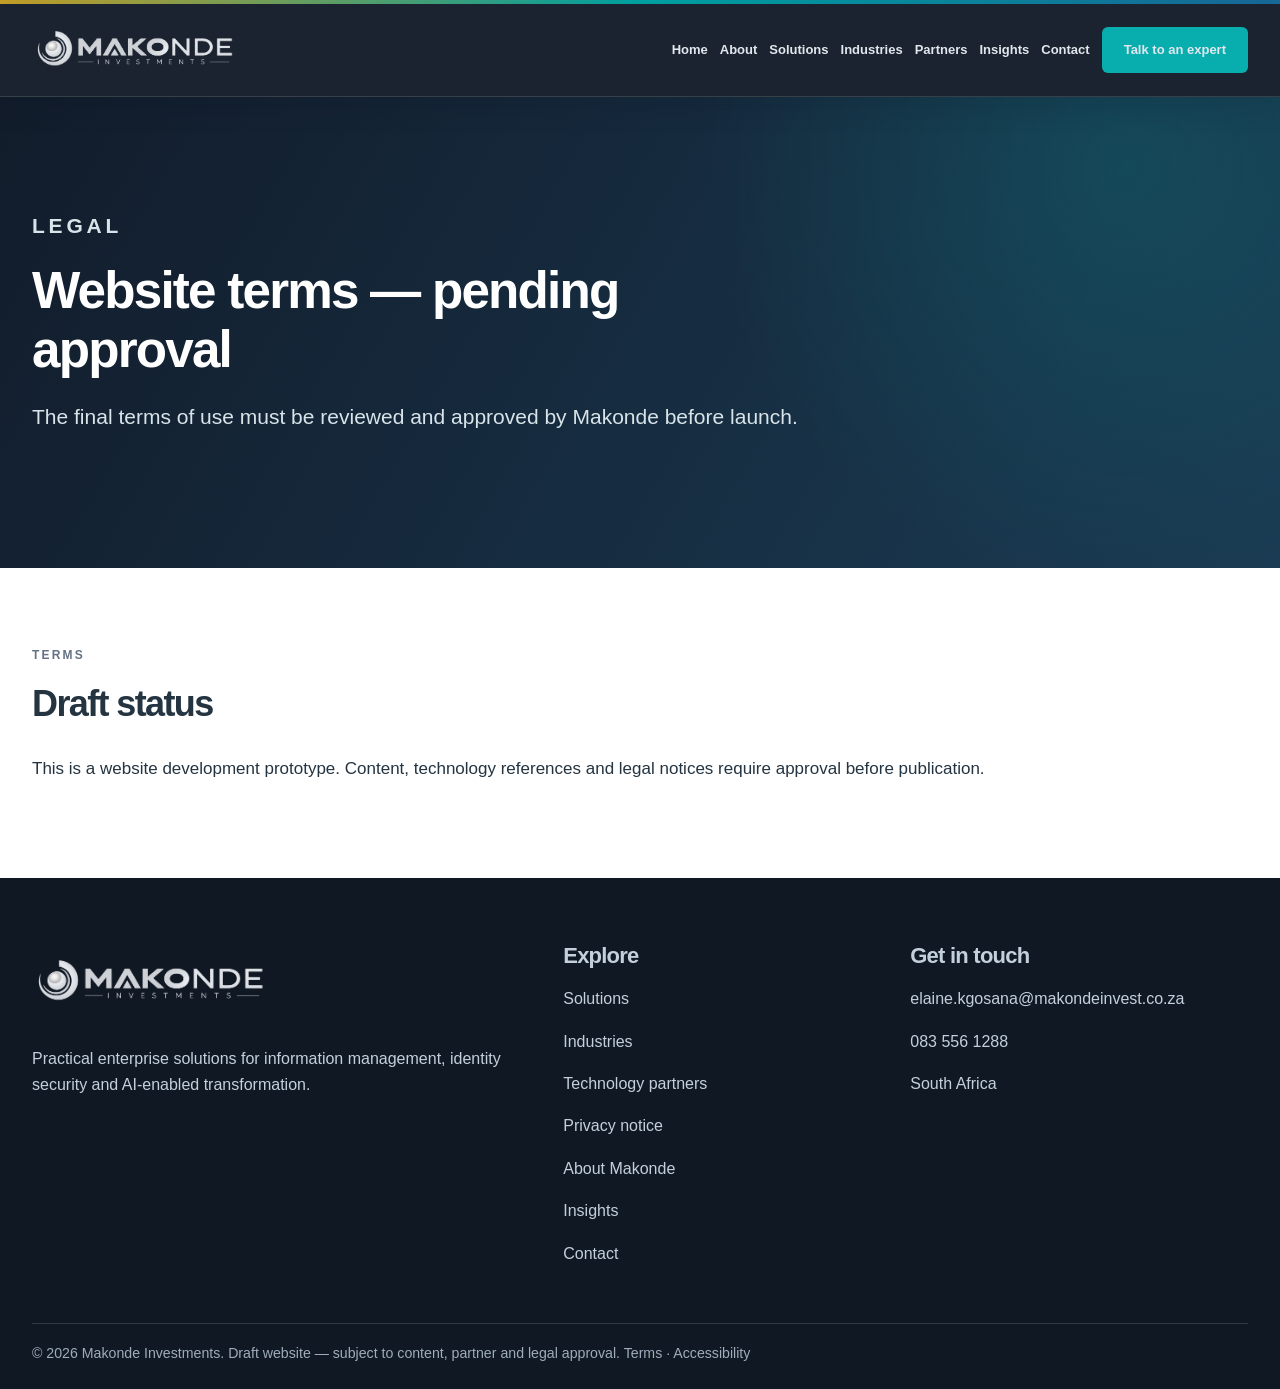
<file: terms.html>
<!DOCTYPE html>

<html lang="en-ZA"><head><meta charset="utf-8"/><meta content="width=device-width,initial-scale=1" name="viewport"/><meta content="Review the terms governing use of the Makonde Investments website and its general information." name="description"/><meta content="#112A46" name="theme-color"/><meta content="index,follow,max-image-preview:large,max-snippet:-1,max-video-preview:-1" name="robots"/><title>Website Terms of Use | Makonde Investments</title><link href="assets/style.css" rel="stylesheet"/><script defer="" src="assets/main.js"></script><link href="assets/favicon.svg" rel="icon" type="image/svg+xml"/><link href="https://www.makondeinvest.co.za/terms.html" rel="canonical"/><meta content="website" property="og:type"/><meta content="Makonde Investments" property="og:site_name"/><meta content="en_ZA" property="og:locale"/><meta content="Website Terms of Use | Makonde Investments" property="og:title"/><meta content="Review the terms governing use of the Makonde Investments website and its general information." property="og:description"/><meta content="https://www.makondeinvest.co.za/terms.html" property="og:url"/><meta content="https://www.makondeinvest.co.za/assets/makonde-social-card.png" property="og:image"/><meta content="1200" property="og:image:width"/><meta content="630" property="og:image:height"/><meta content="Makonde Investments — information, identity and intelligent decisions" property="og:image:alt"/><meta content="summary_large_image" name="twitter:card"/><meta content="Website Terms of Use | Makonde Investments" name="twitter:title"/><meta content="Review the terms governing use of the Makonde Investments website and its general information." name="twitter:description"/><meta content="https://www.makondeinvest.co.za/assets/makonde-social-card.png" name="twitter:image"/><script type="application/ld+json">{"@context":"https://schema.org","@graph":[{"@type":"Organization","@id":"https://www.makondeinvest.co.za/#organization","name":"Makonde Investments","alternateName":"Makonde","url":"https://www.makondeinvest.co.za/","logo":{"@type":"ImageObject","url":"https://www.makondeinvest.co.za/assets/makonde-logo-light.png"},"email":"elaine.kgosana@makondeinvest.co.za","telephone":"+27-83-556-1288","areaServed":{"@type":"Country","name":"South Africa"},"description":"South African enterprise technology business focused on information management, identity security and AI-enabled transformation."},{"@type":"WebSite","@id":"https://www.makondeinvest.co.za/#website","url":"https://www.makondeinvest.co.za/","name":"Makonde Investments","publisher":{"@id":"https://www.makondeinvest.co.za/#organization"},"inLanguage":"en-ZA"},{"@type":"WebPage","@id":"https://www.makondeinvest.co.za/terms.html#webpage","url":"https://www.makondeinvest.co.za/terms.html","name":"Website Terms of Use | Makonde Investments","description":"Review the terms governing use of the Makonde Investments website and its general information.","isPartOf":{"@id":"https://www.makondeinvest.co.za/#website"},"inLanguage":"en-ZA"},{"@type":"BreadcrumbList","@id":"https://www.makondeinvest.co.za/terms.html#breadcrumb","itemListElement":[{"@type":"ListItem","position":1,"name":"Home","item":"https://www.makondeinvest.co.za/"},{"@type":"ListItem","position":2,"name":"Terms","item":"https://www.makondeinvest.co.za/terms.html"}]}]}</script></head><body><a class="skip-link" href="#main-content">Skip to main content</a><div class="topline"></div><header class="header"><div class="wrap nav"><a aria-label="Makonde home" class="brand" href="index.html"><img alt="Makonde Investments logo" decoding="async" src="assets/makonde-logo-light.png"/></a><button aria-controls="site-nav" aria-expanded="false" aria-label="Toggle main navigation" class="menu-toggle">Menu ☰</button><nav aria-label="Main navigation" class="navlinks" id="site-nav"><a href="index.html">Home</a><a href="about.html">About</a><a href="solutions.html">Solutions</a><a href="industries.html">Industries</a><a href="partners.html">Partners</a><a href="insights.html">Insights</a><a href="contact.html">Contact</a><a class="btn btn-primary" href="contact.html">Talk to an expert</a></nav></div></header><main id="main-content"><section class="pagehead"><div class="wrap"><p class="eyebrow">Legal</p><h1>Website terms — pending approval</h1><p>The final terms of use must be reviewed and approved by Makonde before launch.</p></div></section><section class="section"><div class="wrap"><div class="intro"><p class="eyebrow">Terms</p><h2>Draft status</h2></div><p>This is a website development prototype. Content, technology references and legal notices require approval before publication.</p></div></section></main><footer class="footer"><div class="wrap"><div class="footergrid"><div><img alt="Makonde Investments" decoding="async" loading="lazy" src="assets/makonde-logo-light.png"/><p>Practical enterprise solutions for information management, identity security and AI-enabled transformation.</p></div><div><h3>Explore</h3><p><a href="solutions.html">Solutions</a></p><p><a href="industries.html">Industries</a></p><p><a href="partners.html">Technology partners</a></p><p><a href="privacy.html">Privacy notice</a></p><p><a href="about.html">About Makonde</a></p><p><a href="insights.html">Insights</a></p><p><a href="contact.html">Contact</a></p></div><div><h3>Get in touch</h3><p><a href="mailto:elaine.kgosana@makondeinvest.co.za">elaine.kgosana@makondeinvest.co.za</a></p><p><a href="tel:+27835561288">083 556 1288</a></p><p>South Africa</p></div></div><small>© 2026 Makonde Investments. Draft website — subject to content, partner and legal approval. <a href="terms.html">Terms</a> · <a href="accessibility.html">Accessibility</a></small></div></footer></body></html>
</file>
<file: assets/style.css>
/* Makonde Draft 2.3 | consolidated shared styles | 19 October 2026 */
:root{--charcoal:#161c24;;--silver:#cbd3dc;;--muted:#647284;;--line:#dfe6eb;;--white:#fff;;}
*{box-sizing:border-box;;}
html{scroll-behavior:smooth;;}
body{margin:0;;font:16px/1.65 system-ui,-apple-system,Segoe UI,sans-serif;;background:white;;}
a{color:inherit;;}
a:focus-visible,button:focus-visible,input:focus-visible,select:focus-visible,textarea:focus-visible{outline:3px solid var(--teal);;outline-offset:3px;;}
.wrap{margin:auto;;}
.topline{height:4px;;background:linear-gradient(90deg,var(--gold),var(--teal),var(--blue));;}
.header{position:sticky;;top:0;;z-index:20;;backdrop-filter:blur(16px);;border-bottom:1px solid #ffffff20;;}
.nav{display:flex;;align-items:center;;}
.brand{display:flex;;align-items:center;;gap:12px;;text-decoration:none;;flex-shrink:0;;}
.navlinks{display:flex;;align-items:center;;margin-left:auto;;}
.navlinks a{color:#e2e7ed;;text-decoration:none;;font-weight:650;;}
.navlinks a:hover,.footer a:hover{color:#6de0da;;}
.btn{display:inline-flex;;align-items:center;;justify-content:center;;text-decoration:none;;font-weight:750;;border:1px solid transparent;;cursor:pointer;;}
.btn-outline{border-color:#b7c4d1;;color:#fff;;}
.btn-light{background:var(--navy);;color:white;;}
.menu-toggle{display:none;;margin-left:auto;;background:transparent;;color:white;;border:1px solid #687888;;border-radius:4px;;padding:8px 12px;;}
.hero{color:white;;position:relative;;overflow:hidden;;}
.hero:after{content:"";;position:absolute;;inset:0;;background:repeating-linear-gradient(145deg,transparent 0 72px,#8ac1c510 73px 74px);;pointer-events:none;;}
.hero-inner{display:grid;;align-items:center;;position:relative;;z-index:1;;}
.eyebrow{text-transform:uppercase;;letter-spacing:.18em;;font-size:12px;;font-weight:800;;color:var(--teal);;margin:0 0 17px;;}
.hero .eyebrow{color:#a9dfdc;;}
h1,h2,h3{line-height:1.16;;letter-spacing:-.035em;;margin:0 0 18px;;}
h1{font-size:clamp(40px,5.1vw,69px);;max-width:780px;;}
h2{font-size:clamp(30px,3.3vw,44px);;}
h3{font-size:22px;;}
.lead{font-size:19px;;max-width:650px;;color:#d6e0e9;;}
.actions{display:flex;;gap:12px;;flex-wrap:wrap;;margin-top:27px;;}
.hero-art .art-title{letter-spacing:.15em;;color:#bbd7de;;text-transform:uppercase;;}
.art-node{border:1px solid #ffffff2c;;background:#ffffff0c;;border-radius:4px;;}
.art-node b{display:block;;}
.art-node span{color:#c1d1dc;;}
.trust{border-bottom:1px solid #d9e1e6;;}
.trust .wrap{display:flex;;justify-content:space-between;;flex-wrap:wrap;;font-weight:800;;color:#304255;;}
.section-soft{background:var(--paper);;}
.intro p,.muted{color:var(--muted);;}
.grid3{display:grid;;grid-template-columns:repeat(3,1fr);;}
.grid2{display:grid;;grid-template-columns:repeat(2,1fr);;}
.card{background:white;;border:1px solid var(--line);;}
.card .number{color:var(--teal);;font-size:13px;;font-weight:900;;letter-spacing:.12em;;}
.card p{color:#5e6d7c;;}
.card a.more{color:var(--blue);;font-weight:750;;text-decoration:none;;}
.card a.more:hover{text-decoration:underline;;}
.pill{display:inline-block;;border:1px solid #cddde0;;border-radius:100px;;padding:5px 12px;;font-size:12px;;font-weight:750;;color:#32626d;;}
.split{display:grid;;grid-template-columns:1fr 1fr;;gap:60px;;align-items:center;;}
.panel{background:var(--navy);;color:white;;padding:38px;;border-radius:10px;;}
.panel p{color:#cbd8e4;;}
.list{padding-left:20px;;}
.list li{margin:10px 0;;}
.banner{background:linear-gradient(110deg,#132235,#164253);;color:white;;padding:65px 0;;}
.banner p{color:#d3e1e8;;}
.pagehead{color:white;;}
.pagehead p{color:#d8e4e9;;}
.footer{color:#c3d0dc;;padding:65px 0 24px;;}
.footer a{text-decoration:none;;}
.footergrid{display:grid;;gap:40px;;}
.footer small{display:block;;border-top:1px solid #ffffff24;;margin-top:40px;;padding-top:18px;;color:#9eacbb;;}
.footer img{max-width:100%;;}
.form{display:grid;;gap:16px;;}
.form label{display:grid;;gap:6px;;font-size:14px;;font-weight:700;;}
.form input,.form select,.form textarea{width:100%;;border:1px solid #b9c8d2;;border-radius:5px;;padding:12px;;font:inherit;;}
.form textarea{min-height:125px;;}
.notice{background:#fff9e7;;border-left:3px solid var(--gold);;padding:15px 20px;;font-size:14px;;}
.tag{font-size:12px;;letter-spacing:.1em;;text-transform:uppercase;;color:var(--blue);;font-weight:800;;}
.contact-actions{display:flex;;gap:12px;;flex-wrap:wrap;;}
.contact-actions a{word-break:break-word;;}
.mini{font-size:13px;;color:var(--muted);;}
@media (max-width:950px){.nav{flex-wrap:wrap;;}
.menu-toggle{display:block;;}
.navlinks{display:none;;flex-basis:100%;;margin:0;;padding:0 0 18px;;flex-direction:column;;align-items:stretch;;}
.navlinks.open{display:flex;;}
.navlinks a{padding:5px;;}
.hero-inner,.split{grid-template-columns:1fr;;}
.hero-inner{min-height:auto;;}
.grid3{grid-template-columns:1fr 1fr;;}}
@media (max-width:650px){.grid3,.grid2,.footergrid{grid-template-columns:1fr;;}
.trust .wrap{justify-content:flex-start;;gap:9px 20px;;}
.panel{padding:26px;;}}
body{font-family:Inter,"Segoe UI",Arial,sans-serif;;-webkit-font-smoothing:antialiased;;}
.header{background:#111b27f5;;box-shadow:0 7px 30px #07131f25;;}
.brand img{object-fit:contain;;object-position:left;;}
.navlinks a{transition:color .2s ease;;}
.navlinks a[aria-current="page"]:not(.btn){color:#84dedb;;}
.btn{border-radius:6px;;min-height:44px;;transition:transform .2s ease,background .2s ease,box-shadow .2s ease;;}
.btn:hover{transform:translateY(-2px);;}
.btn-primary{background:#08adad;;color:#06212b;;}
.btn-primary:hover{background:#42d2cc;;box-shadow:0 10px 25px #00a6a630;;}
.hero-art{border:1px solid #9bcbd330;;background:linear-gradient(140deg,#ffffff15,#ffffff04);;backdrop-filter:blur(10px);;box-shadow:0 25px 80px #050d1b50;;}
.art-node{border-left:3px solid #13b7b4;;transition:background .2s ease;;}
.art-node:hover{background:#ffffff18;;}
.trust{background:#e9f0f3;;}
.trust .wrap{align-items:center;;}
.intro h2{letter-spacing:-.045em;;}
.card{border-radius:12px;;box-shadow:0 10px 38px #1d33420a;;transition:transform .2s ease,box-shadow .2s ease;;}
.card:hover{transform:translateY(-3px);;box-shadow:0 20px 48px #1d334218;;}
.card-accent{border-top:3px solid #0aa8aa;;}
.card-accent .number{display:block;;margin-bottom:12px;;}
.editorial-grid{display:grid;;grid-template-columns:.95fr 1.05fr;;gap:90px;;align-items:center;;}
.editorial-lead{color:#5e6d7c;;font-size:19px;;line-height:1.85;;max-width:580px;;}
.text-link{font-weight:750;;text-decoration:none;;color:#176b9b;;}
.text-link:hover{text-decoration:underline;;}
.steps{border-left:1px solid #dce6eb;;padding-left:35px;;}
.step{display:flex;;gap:25px;;padding:20px 0;;border-bottom:1px solid #e0e7eb;;}
.step:last-child{border-bottom:0;;}
.step>span{font-size:13px;;font-weight:850;;color:#009c9e;;letter-spacing:.1em;;padding-top:5px;;}
.step h3{font-size:21px;;margin-bottom:8px;;}
.step p{margin:0;;color:#627386;;}
.partner-band{background:#eaf0f2;;padding:65px 0;;}
.partner-band h2{max-width:730px;;}
.partner-pills{display:grid;;grid-template-columns:repeat(3,1fr);;gap:16px;;margin:25px 0 20px;;}
.partner-pills a{background:white;;border:1px solid #d5e1e6;;border-radius:10px;;padding:23px;;color:#142b41;;text-decoration:none;;font-size:24px;;font-weight:800;;}
.partner-pills span{display:block;;color:#607589;;font-size:13px;;font-weight:500;;margin-top:5px;;}
.partner-pills a:hover{border-color:#0aa8aa;;}
.footer{background:#101923;;}
.footer img{width:235px;;max-height:95px;;object-fit:contain;;object-position:left;;}
.footergrid{grid-template-columns:1.6fr 1fr 1.1fr;;}
.footergrid p{overflow-wrap:anywhere;;}
.pagehead{background:radial-gradient(circle at 88% 15%,#0e6d7660,transparent 35%),linear-gradient(120deg,#121c2b,#1a3b53);;}
@media (max-width:1050px){.navlinks{gap:12px;;}}
@media (max-width:950px){.brand img{width:205px;;}
.editorial-grid{grid-template-columns:1fr;;gap:30px;;}
.hero-inner{grid-template-columns:1fr;;gap:35px;;padding:75px 0;;}
.hero-art{max-width:700px;;}
.navlinks a{font-size:15px;;}
.partner-pills{grid-template-columns:1fr 1fr;;}}
@media (max-width:650px){.brand img{max-height:65px;;}
.partner-pills{grid-template-columns:1fr;;}
.steps{padding-left:18px;;}
.step{gap:14px;;}
.trust .wrap{display:grid;;grid-template-columns:1fr 1fr;;}
.footer img{width:205px;;}}
@media (prefers-reduced-motion:reduce){html{scroll-behavior:auto;;}
.btn,.card,.art-node{transition:none;;}
.btn:hover,.card:hover{transform:none;;}}
.navlinks a{white-space:nowrap;;}
.hero-art{padding:40px;;border-radius:18px;;}
.hero-art .art-title{font-size:13px;;}
.art-node{padding:24px 25px;;margin-top:16px;;}
.art-node b{font-size:19px;;}
.art-node span{font-size:15px;;}
.grid2{gap:28px;;}
.card{padding:39px;;min-height:100%;;}
.card h3{font-size:24px;;}
.card p{font-size:16px;;line-height:1.8;;}
.card .number{display:block;;margin-bottom:12px;;}
.pagehead{padding:112px 0;;}
.pagehead h1{font-size:clamp(48px,4vw,70px);;}
.pagehead p{font-size:21px;;max-width:860px;;}
.solution-feature{display:flex;;align-items:flex-start;;gap:15px;;padding:18px 0;;border-top:1px solid #e1e8ec;;}
.solution-feature strong{color:#0b858a;;font-size:13px;;letter-spacing:.08em;;min-width:30px;;}
.solution-feature h3{font-size:19px;;margin-bottom:7px;;}
.solution-feature p{margin:0;;color:#607184;;}
.card .outcome{margin-top:17px;;padding-top:17px;;border-top:1px solid #e5eaee;;color:#31576b;;font-size:14px;;font-weight:650;;}
.section-kicker{color:#5b6b7c;;max-width:790px;;}
.outcome-band{background:#eaf2f3;;border-block:1px solid #d8e6e8;;padding:45px 0;;}
.outcome-band .wrap{display:grid;;grid-template-columns:repeat(3,1fr);;gap:26px;;}
.outcome-band strong{display:block;;font-size:18px;;color:#123247;;}
.outcome-band span{display:block;;color:#536c79;;margin-top:6px;;font-size:15px;;}
@media (max-width:1350px){.wrap{width:min(100% - 64px,1240px);;}
.nav{gap:20px;;}
.brand img{width:235px;;}
.navlinks{gap:13px;;}
.navlinks a{font-size:13px;;}
.hero-inner{gap:55px;;}}
@media (max-width:1050px){.menu-toggle{display:block;;}
.navlinks{display:none;;flex-basis:100%;;margin:0;;padding:0 0 20px;;flex-direction:column;;align-items:stretch;;}
.navlinks.open{display:flex;;}
.navlinks a{padding:8px;;}
.nav{flex-wrap:wrap;;}
.hero-inner{min-height:auto;;}
.hero-art{max-width:760px;;}
.outcome-band .wrap{grid-template-columns:1fr 1fr;;}}
@media (max-width:650px){.hero-art{padding:24px;;}
.art-node{padding:18px;;}
.grid3,.grid2,.outcome-band .wrap{grid-template-columns:1fr;;}
.card{padding:28px;;}
.pagehead{padding:75px 0;;}
.pagehead h1{font-size:40px;;}}
.form-honeypot{position:absolute!important;;left:-9999px!important;;width:1px!important;;height:1px!important;;opacity:0!important;;pointer-events:none!important;;}
.form-feedback{font-size:.95rem;;line-height:1.55;;min-height:1.5em;;margin-top:.6rem;;}
.form-feedback-success{color:#12643b;;font-weight:650;;}
.form-feedback-error{color:#9b2626;;font-weight:650;;}
.form button:disabled{opacity:.7;;cursor:wait;;}
.form input:focus-visible,.form textarea:focus-visible,.form select:focus-visible{outline:3px solid #00a6a6;;outline-offset:2px;;}
:root{--navy:#112a46;;--blue:#176b9b;;--teal:#00a6a6;;--gold:#c9a227;;--paper:#f3f6f8;;--ink:#243441;;}
body{font-size:17px;;color:#243441;;}
.hero{background:linear-gradient(112deg,#0d2136,#112a46 67%,#133e4b);;}
.hero:after{opacity:.08;;}
.hero h1{letter-spacing:-.052em;;max-width:850px;;}
.hero h1 em{font-style:normal;;color:#a5e6df;;}
.hero-note{color:#b3cbd5;;letter-spacing:.03em;;}
.hero-visual{position:relative;;border-radius:12px;;overflow:hidden;;box-shadow:0 35px 90px #0005;;border:1px solid #ffffff2c;;}
.hero-visual img{width:100%;;height:100%;;position:absolute;;inset:0;;object-fit:cover;;object-position:center;;}
.hero-visual:after{content:"";;position:absolute;;inset:0;;background:linear-gradient(0deg,#071b2ce6,transparent 46%);;}
.hero-visual-caption{position:absolute;;z-index:2;;bottom:30px;;left:32px;;right:32px;;color:white;;display:grid;;gap:6px;;}
.hero-visual-caption span{color:#99e0dc;;font-weight:850;;letter-spacing:.16em;;}
.solution-card{padding:0;;overflow:hidden;;display:flex;;flex-direction:column;;border-top:0;;}
.solution-card-media{overflow:hidden;;background:#112a46;;}
.solution-card-media img{width:100%;;height:100%;;object-fit:cover;;transition:transform .35s ease;;}
.solution-card:hover img{transform:scale(1.035);;}
.solution-card:before{content:"";;height:5px;;background:var(--blue);;order:1;;}
.solution-card.tone-teal:before{background:var(--teal);;}
.solution-card.tone-gold:before{background:var(--gold);;}
.solution-card>.number{order:2;;margin-top:26px;;}
.solution-card>h3{order:3;;}
.solution-card>p{order:4;;}
.solution-card .powered{font-weight:800;;color:#0b858a;;margin-top:auto;;padding-top:14px;;}
.solution-card>a.more{order:5;;margin-bottom:30px;;margin-top:8px;;}
.statement-band{padding:70px 0;;background:#112a46;;color:white;;}
.statement-grid{display:grid;;grid-template-columns:1fr .9fr;;gap:85px;;align-items:center;;}
.statement-band h2{max-width:750px;;}
.statement-band p:last-child{font-size:20px;;line-height:1.8;;color:#d5e1e9;;}
.feature-story-grid,.industry-visual-grid,.about-visual-grid{display:grid;;grid-template-columns:1fr 1fr;;gap:65px;;align-items:center;;}
.feature-image img,.industry-visual img,.about-visual img{display:block;;width:100%;;height:auto;;aspect-ratio:3/2;;object-fit:cover;;border-radius:12px;;}
.feature-story-grid p,.industry-visual p,.about-visual p{font-size:18px;;line-height:1.75;;color:#526779;;}
.pagehead-visual{padding:0;;}
.pagehead-grid{display:grid;;grid-template-columns:1fr 1fr;;gap:60px;;align-items:center;;min-height:475px;;}
.pagehead-copy{padding:80px 0;;}
.pagehead-photo{height:420px;;overflow:hidden;;border-radius:12px;;}
.pagehead-photo img{width:100%;;height:100%;;object-fit:cover;;}
.pagehead-visual .eyebrow{color:#8cdbd6;;}
.pagehead-visual h1{font-size:clamp(43px,4vw,68px);;}
.pagehead-visual .actions{margin-top:30px;;}
.journey-band{background:#eaf0f2;;padding:42px 0;;}
.journey-grid{display:grid;;grid-template-columns:repeat(4,1fr);;gap:16px;;}
.journey-step{padding:24px;;background:white;;border:1px solid #d9e3e9;;border-radius:9px;;}
.journey-step span{font-size:12px;;font-weight:900;;color:#008f93;;}
.journey-step h3{margin:12px 0 0;;font-size:20px;;}
.industry-visual,.about-visual{padding:70px 0;;background:#f3f6f8;;}
.contact-direct{background:#eaf0f2;;border-bottom:1px solid #d7e3e8;;}
.contact-direct .wrap{display:flex;;align-items:center;;flex-wrap:wrap;;gap:20px 35px;;padding:22px 0;;}
.contact-direct span{font-weight:800;;}
.contact-direct a{color:#086b7c;;font-weight:750;;text-decoration:none;;}
@media (max-width:1250px){.wrap{width:calc(100% - 64px);;}
.hero-inner{gap:40px;;}
.navlinks{gap:12px;;}
.navlinks a{font-size:13px;;}
.brand img{width:215px;;}}
@media (max-width:1050px){.hero-inner,.pagehead-grid,.feature-story-grid,.industry-visual-grid,.about-visual-grid,.statement-grid{grid-template-columns:1fr;;}
.pagehead-photo{height:360px;;margin-bottom:35px;;}
.pagehead-copy{padding:65px 0 0;;}
.journey-grid{grid-template-columns:repeat(2,1fr);;}}
@media (max-width:650px){.hero-visual-caption{bottom:20px;;left:20px;;}
.hero-visual-caption strong{font-size:19px;;}
.statement-band{padding:55px 0;;}
.statement-grid{gap:12px;;}
.statement-band p:last-child{font-size:17px;;}
.journey-grid{grid-template-columns:1fr 1fr;;}
.journey-step{padding:17px;;}
.journey-step h3{font-size:17px;;}
.pagehead-photo{height:245px;;}
.pagehead-visual h1{font-size:40px;;}
.contact-direct .wrap{display:grid;;gap:8px;;}}
@media (prefers-reduced-motion:reduce){.solution-card-media img{transition:none;;}
.solution-card:hover img{transform:none;;}}
:root{--wide:1740px;;}
.nav{min-height:92px;;gap:32px;;}
.brand img{width:285px;;max-height:82px;;}
.navlinks{gap:22px;;}
.navlinks a{font-size:16px;;line-height:1.35;;}
.navlinks .btn{font-size:15px;;padding:13px 21px;;}
.hero-inner{grid-template-columns:minmax(0,1.04fr) minmax(0,.96fr);;gap:clamp(48px,5vw,105px);;min-height:0;;padding:64px 0 66px;;}
.hero-copy{max-width:800px;;}
.hero h1{font-size:clamp(54px,4.2vw,82px);;line-height:1.08;;margin-bottom:22px;;}
.hero .eyebrow{font-size:13px;;line-height:1.55;;letter-spacing:.13em;;}
.hero .lead{font-size:clamp(19px,1.25vw,23px);;line-height:1.55;;max-width:710px;;}
.hero-note{font-size:15px;;margin-top:21px;;}
.hero .actions{margin-top:22px;;}
.hero-visual{min-height:420px;;max-height:525px;;align-self:stretch;;}
.hero-visual-caption strong{font-size:26px;;}
.hero-visual-caption span{font-size:12px;;}
.btn{font-size:16px;;padding:13px 23px;;}
.trust .wrap{padding:17px 0;;font-size:15px;;gap:20px;;}
.section{padding:78px 0;;}
.section:first-of-type{padding-top:70px;;}
.intro{max-width:1080px;;margin-bottom:30px;;}
.intro h2{font-size:clamp(36px,2.8vw,50px);;}
.section-kicker{font-size:18px;;line-height:1.6;;}
.grid3{gap:26px;;}
.solution-card-media{height:260px;;}
.solution-card>.number,.solution-card>h3,.solution-card>p,.solution-card>a{margin-left:35px;;margin-right:35px;;}
.solution-card>h3{font-size:clamp(23px,1.45vw,28px);;min-height:0;;}
.solution-card p{font-size:17px;;line-height:1.65;;}
.solution-card .powered{font-size:14px;;}
.solution-card>a.more{font-size:16px;;}
.card:not(.solution-card) p{font-size:17px;;}
.footergrid p{font-size:16px;;}
@media (min-width:1900px){.hero-inner{padding:70px 0 72px;;}
.hero-visual{min-height:475px;;}
.solution-card-media{height:285px;;}}
@media (max-width:1390px){.nav{gap:18px;;}
.brand img{width:220px;;}
.navlinks{gap:13px;;}
.navlinks a{font-size:14px;;}
.hero-inner{gap:42px;;}
.hero h1{font-size:clamp(46px,4.4vw,66px);;}}
@media (max-width:1050px){.nav{min-height:85px;;}
.brand img{width:205px;;}
.navlinks a{font-size:16px;;}
.hero-inner{grid-template-columns:1fr;;padding:62px 0;;gap:30px;;}
.hero-copy{max-width:800px;;}
.hero-visual{min-height:390px;;max-height:none;;}
.section{padding:65px 0;;}
.grid3{grid-template-columns:repeat(2,minmax(0,1fr));;}}
@media (max-width:650px){.nav{min-height:78px;;}
.brand img{width:182px;;}
.hero-inner{padding:50px 0 48px;;}
.hero h1{font-size:clamp(38px,10vw,53px);;}
.hero .lead{font-size:18px;;}
.hero-visual{min-height:275px;;}
.trust .wrap{font-size:12px;;padding:14px 0;;}
.section{padding:55px 0;;}
.intro h2{font-size:34px;;}
.grid3{grid-template-columns:1fr;;}
.solution-card-media{height:205px;;}
.solution-card>.number,.solution-card>h3,.solution-card>p,.solution-card>a{margin-left:25px;;margin-right:25px;;}
.solution-card p{font-size:16px;;}}
html,body{max-width:100%;;overflow-x:clip;;}
:root{--makonde-site-width:1740px;;--makonde-logo-desktop:265px;;--makonde-header-height:92px;;}
.wrap{width:min(var(--makonde-site-width),calc(100% - 104px));;margin-inline:auto;;}
.header .nav{min-height:var(--makonde-header-height);;gap:26px;;flex-wrap:nowrap;;}
.header .brand{flex:0 0 auto;;min-width:0;;}
.header .brand img{display:block;;width:var(--makonde-logo-desktop);;height:76px;;max-width:100%;;max-height:none;;object-fit:contain;;object-position:left center;;}
.header .navlinks{gap:clamp(10px,1.05vw,22px);;min-width:0;;}
.header .navlinks a{font-size:clamp(13px,.83vw,16px);;white-space:nowrap;;}
.header .navlinks .btn{font-size:clamp(13px,.8vw,15px);;}
main,main section,.grid3,.grid2,.hero-inner,.pagehead-grid{min-width:0;;}
.grid3>* , .grid2>* , .hero-inner>* , .pagehead-grid>*{min-width:0;;}
@media (min-width:1900px){.wrap{width:min(1780px,calc(100% - 144px));;}}
@media (max-width:1390px){.wrap{width:calc(100% - 64px);;}
.header .nav{gap:18px;;}
.header .brand img{width:220px;;height:68px;;}
.header .navlinks{gap:12px;;}
.header .navlinks a{font-size:13px;;}}
@media (max-width:1050px){.wrap{width:calc(100% - 48px);;}
.header .nav{min-height:85px;;flex-wrap:wrap;;}
.header .brand img{width:205px;;height:66px;;}
.header .menu-toggle{display:block;;}
.header .navlinks{display:none;;flex-basis:100%;;flex-direction:column;;align-items:stretch;;margin:0;;padding:0 0 20px;;}
.header .navlinks.open{display:flex;;}
.header .navlinks a{font-size:16px;;white-space:normal;;padding:8px;;}}
@media (max-width:650px){.wrap{width:calc(100% - 32px);;}
.header .nav{min-height:78px;;}
.header .brand img{width:182px;;height:58px;;}}

.skip-link{position:absolute;left:12px;top:-100px;z-index:1000;background:#fff;color:#112a46;padding:12px 16px;border-radius:4px}.skip-link:focus{top:10px}
@media(prefers-reduced-motion:reduce){html{scroll-behavior:auto}*,*::before,*::after{animation-duration:.01ms!important;transition-duration:.01ms!important}}
</file>
